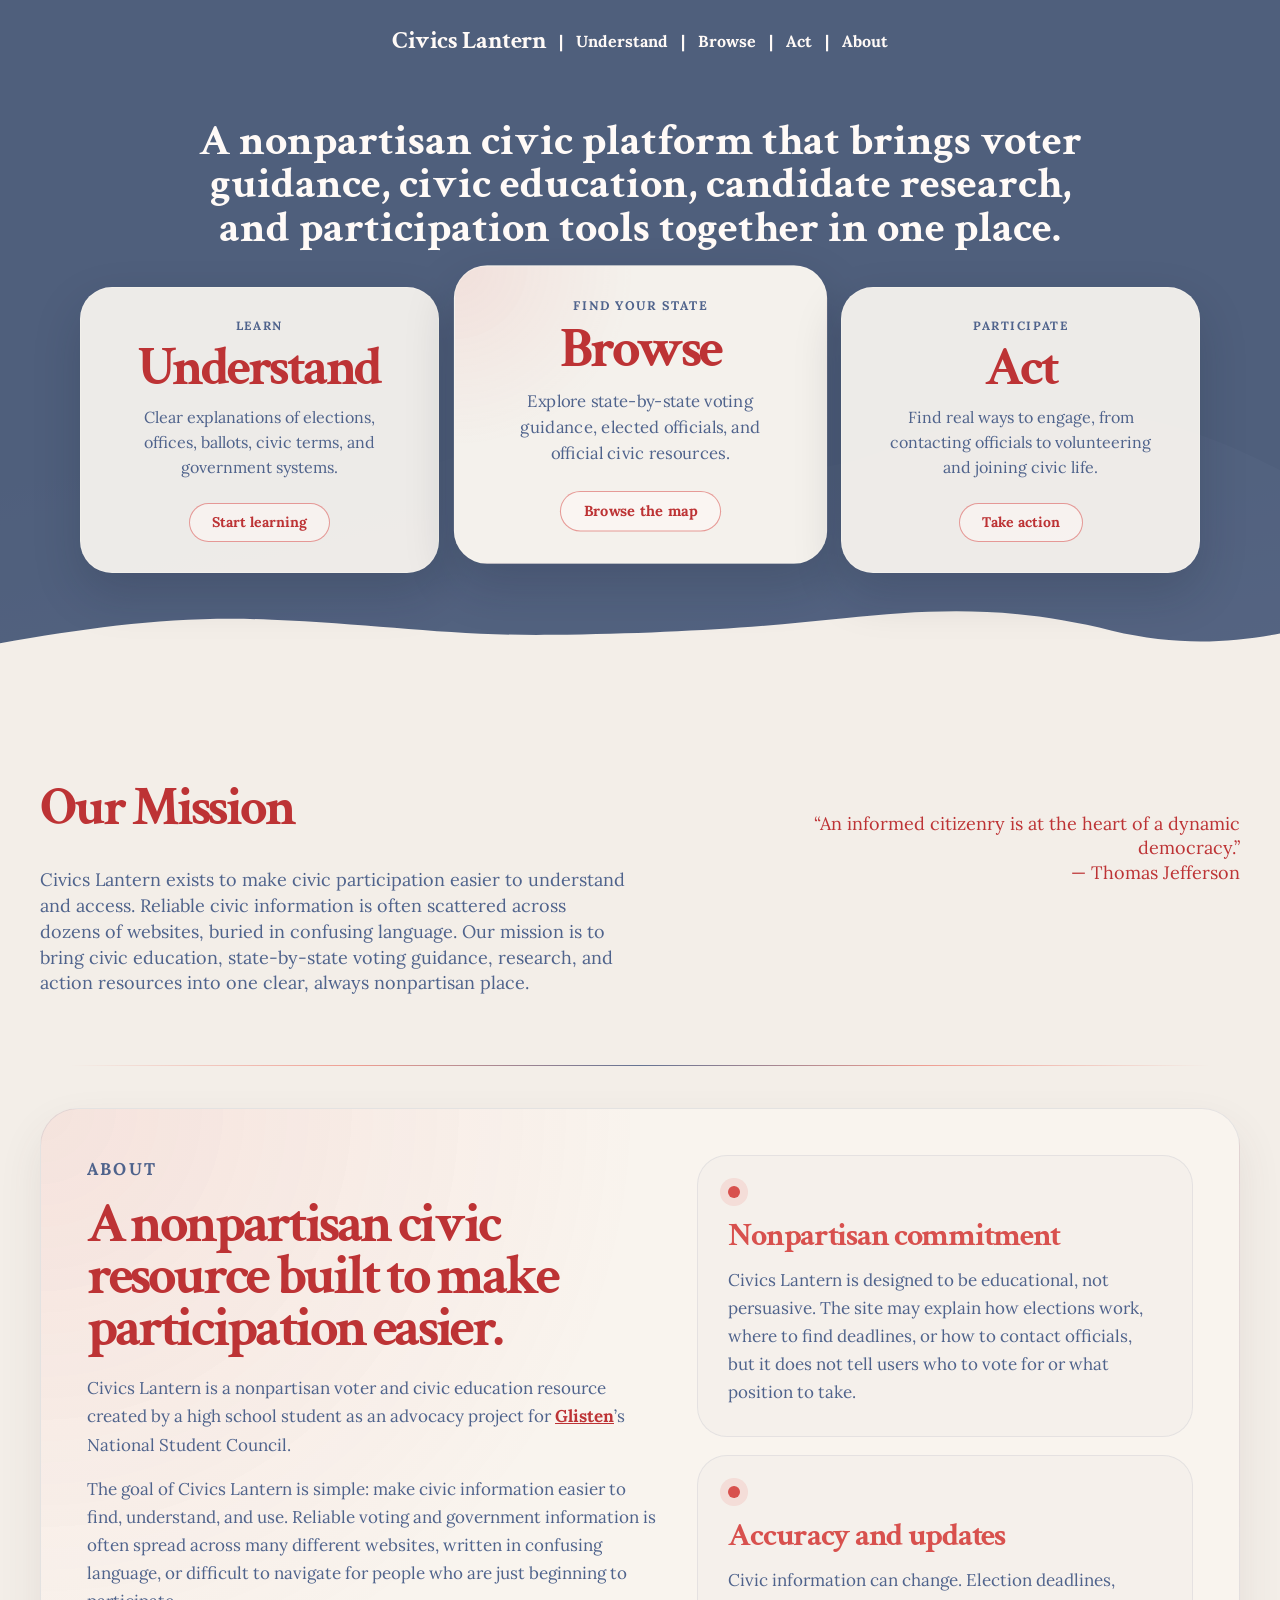
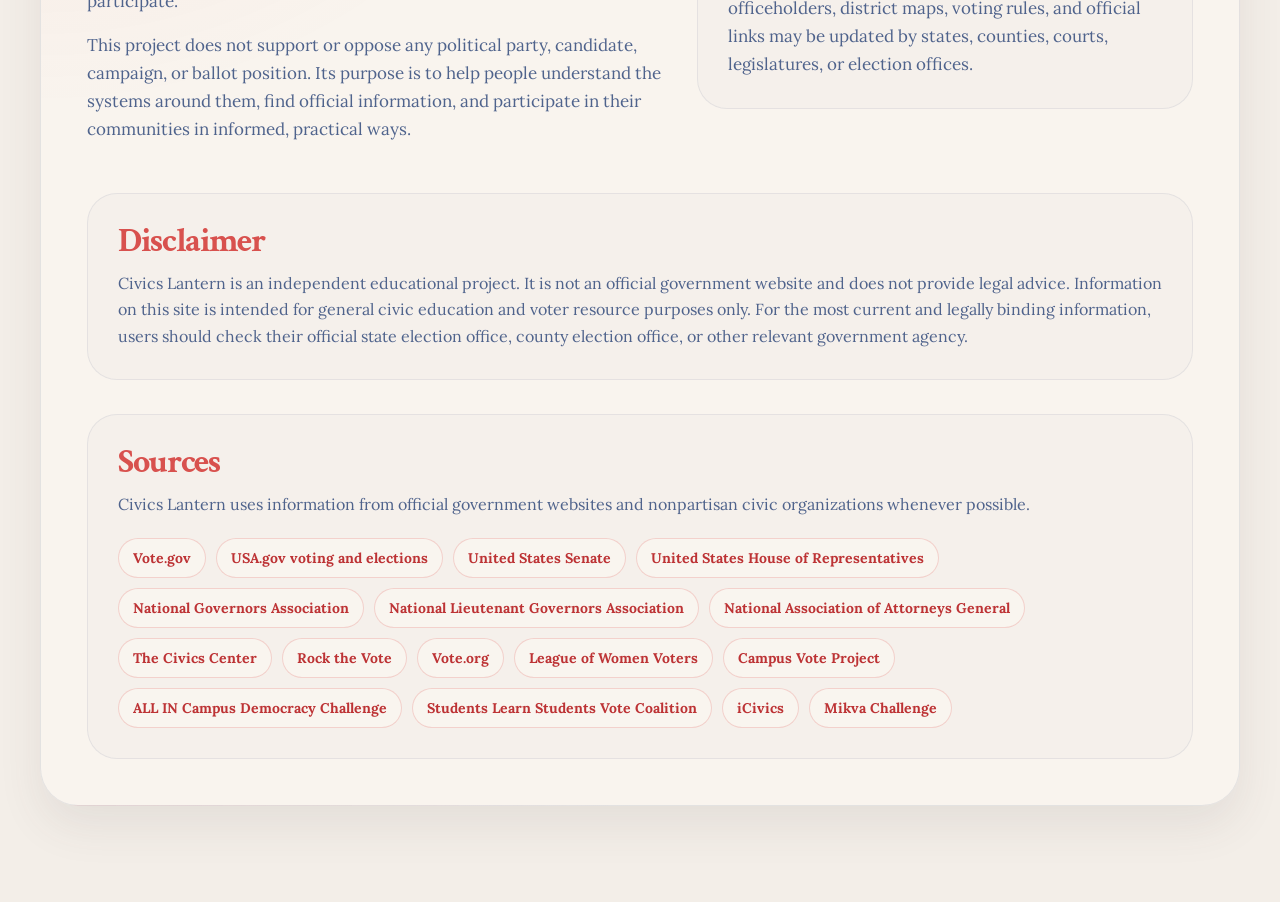
<file: index.html>
<!DOCTYPE html>
<html lang="en">
<head>
  <meta charset="UTF-8" />
  <meta name="viewport" content="width=device-width, initial-scale=1.0" />
  <title>Civics Lantern</title>
  <link rel="stylesheet" href="style.css?v=30" />
</head>
<body>
  <div id="scroll-progress"></div>

  <header class="hero home-hero landing-centered-nav">
    <nav class="landing-nav" aria-label="Main navigation">
      <a class="landing-brand" href="index.html">Civics Lantern</a>
      <span aria-hidden="true">|</span>
      <a href="understand.html">Understand</a>
      <span aria-hidden="true">|</span>
      <a href="browse.html">Browse</a>
      <span aria-hidden="true">|</span>
      <a href="act.html">Act</a>
      <span aria-hidden="true">|</span>
      <a href="index.html#about">About</a>
    </nav>

<section class="hero-text fade-in">
      <h1>
        A nonpartisan civic platform that brings voter guidance, civic education,
        candidate research, and participation tools together in one place.
      </h1>
    </section>

    <section class="hero-pathways fade-up" aria-label="Main sections">
      <article class="hero-pathway-card">
        <span class="pathway-label">Learn</span>
        <h2>Understand</h2>
        <p>
          Clear explanations of elections, offices, ballots, civic terms, and government systems.
        </p>
        <a class="soft-button" href="understand.html">Start learning</a>
      </article>

      <article class="hero-pathway-card featured">
        <span class="pathway-label">Find your state</span>
        <h2>Browse</h2>
        <p>
          Explore state-by-state voting guidance, elected officials, and official civic resources.
        </p>
        <a class="soft-button" href="browse.html">Browse the map</a>
      </article>

      <article class="hero-pathway-card">
        <span class="pathway-label">Participate</span>
        <h2>Act</h2>
        <p>
          Find real ways to engage, from contacting officials to volunteering and joining civic life.
        </p>
        <a class="soft-button" href="act.html">Take action</a>
      </article>
    </section>
  </header>

  <main>
    <section class="mission section fade-up">
      <div class="mission-copy">
        <h2>Our Mission</h2>
        <p>
          Civics Lantern exists to make civic participation easier to understand and
          access. Reliable civic information is often scattered across dozens of
          websites, buried in confusing language. Our mission is to bring civic
          education, state-by-state voting guidance, research, and action resources
          into one clear, always nonpartisan place.
        </p>
      </div>

      <blockquote>
        “An informed citizenry is at the heart of a dynamic democracy.”
        <span>— Thomas Jefferson</span>
      </blockquote>
    </section>

    <div class="divider"></div>
<section class="about-preview about-full section reveal" id="about">
      <div class="about-copy">
        <p class="section-kicker">About</p>
        <h2>A nonpartisan civic resource built to make participation easier.</h2>
        <p>
          Civics Lantern is a nonpartisan voter and civic education resource created by a high school
          student as an advocacy project for <a href="https://glisten.org/" target="_blank" rel="noopener noreferrer">Glisten</a>’s
          National Student Council.
        </p>
        <p>
          The goal of Civics Lantern is simple: make civic information easier to find, understand,
          and use. Reliable voting and government information is often spread across many different
          websites, written in confusing language, or difficult to navigate for people who are just
          beginning to participate.
        </p>
        <p>
          This project does not support or oppose any political party, candidate, campaign, or ballot
          position. Its purpose is to help people understand the systems around them, find official
          information, and participate in their communities in informed, practical ways.
        </p>
      </div>

      <div class="about-side-stack">
        <article class="about-note">
          <div class="dot"></div>
          <h3>Nonpartisan commitment</h3>
          <p>
            Civics Lantern is designed to be educational, not persuasive. The site may explain how
            elections work, where to find deadlines, or how to contact officials, but it does not tell
            users who to vote for or what position to take.
          </p>
        </article>

        <article class="about-note">
          <div class="dot"></div>
          <h3>Accuracy and updates</h3>
          <p>
            Civic information can change. Election deadlines, officeholders, district maps, voting
            rules, and official links may be updated by states, counties, courts, legislatures, or
            election offices.
          </p>
        </article>
      </div>

      <div class="about-disclaimer">
        <h3>Disclaimer</h3>
        <p>
          Civics Lantern is an independent educational project. It is not an official government
          website and does not provide legal advice. Information on this site is intended for general
          civic education and voter resource purposes only. For the most current and legally binding
          information, users should check their official state election office, county election office,
          or other relevant government agency.
        </p>
      </div>

      <div class="about-sources">
        <h3>Sources</h3>
        <p>
          Civics Lantern uses information from official government websites and nonpartisan civic
          organizations whenever possible.
        </p>

        <div class="source-link-grid">
          <a href="https://vote.gov/" target="_blank" rel="noopener noreferrer">Vote.gov</a>
          <a href="https://www.usa.gov/voting-and-elections" target="_blank" rel="noopener noreferrer">USA.gov voting and elections</a>
          <a href="https://www.senate.gov/senators/" target="_blank" rel="noopener noreferrer">United States Senate</a>
          <a href="https://www.house.gov/representatives" target="_blank" rel="noopener noreferrer">United States House of Representatives</a>
          <a href="https://www.nga.org/governors/" target="_blank" rel="noopener noreferrer">National Governors Association</a>
          <a href="https://nlga.us/" target="_blank" rel="noopener noreferrer">National Lieutenant Governors Association</a>
          <a href="https://www.naag.org/attorneys-general/" target="_blank" rel="noopener noreferrer">National Association of Attorneys General</a>
          <a href="https://www.thecivicscenter.org/" target="_blank" rel="noopener noreferrer">The Civics Center</a>
          <a href="https://www.rockthevote.org/" target="_blank" rel="noopener noreferrer">Rock the Vote</a>
          <a href="https://www.vote.org/" target="_blank" rel="noopener noreferrer">Vote.org</a>
          <a href="https://www.lwv.org/" target="_blank" rel="noopener noreferrer">League of Women Voters</a>
          <a href="https://campusvoteproject.org/" target="_blank" rel="noopener noreferrer">Campus Vote Project</a>
          <a href="https://allinchallenge.org/" target="_blank" rel="noopener noreferrer">ALL IN Campus Democracy Challenge</a>
          <a href="https://slsvcoalition.org/" target="_blank" rel="noopener noreferrer">Students Learn Students Vote Coalition</a>
          <a href="https://ed.icivics.org/" target="_blank" rel="noopener noreferrer">iCivics</a>
          <a href="https://mikvachallenge.org/" target="_blank" rel="noopener noreferrer">Mikva Challenge</a>
        </div>
      </div>
    </section>
  </main>

  <script src="script.js?v=30"></script>
</body>
</html>
</file>
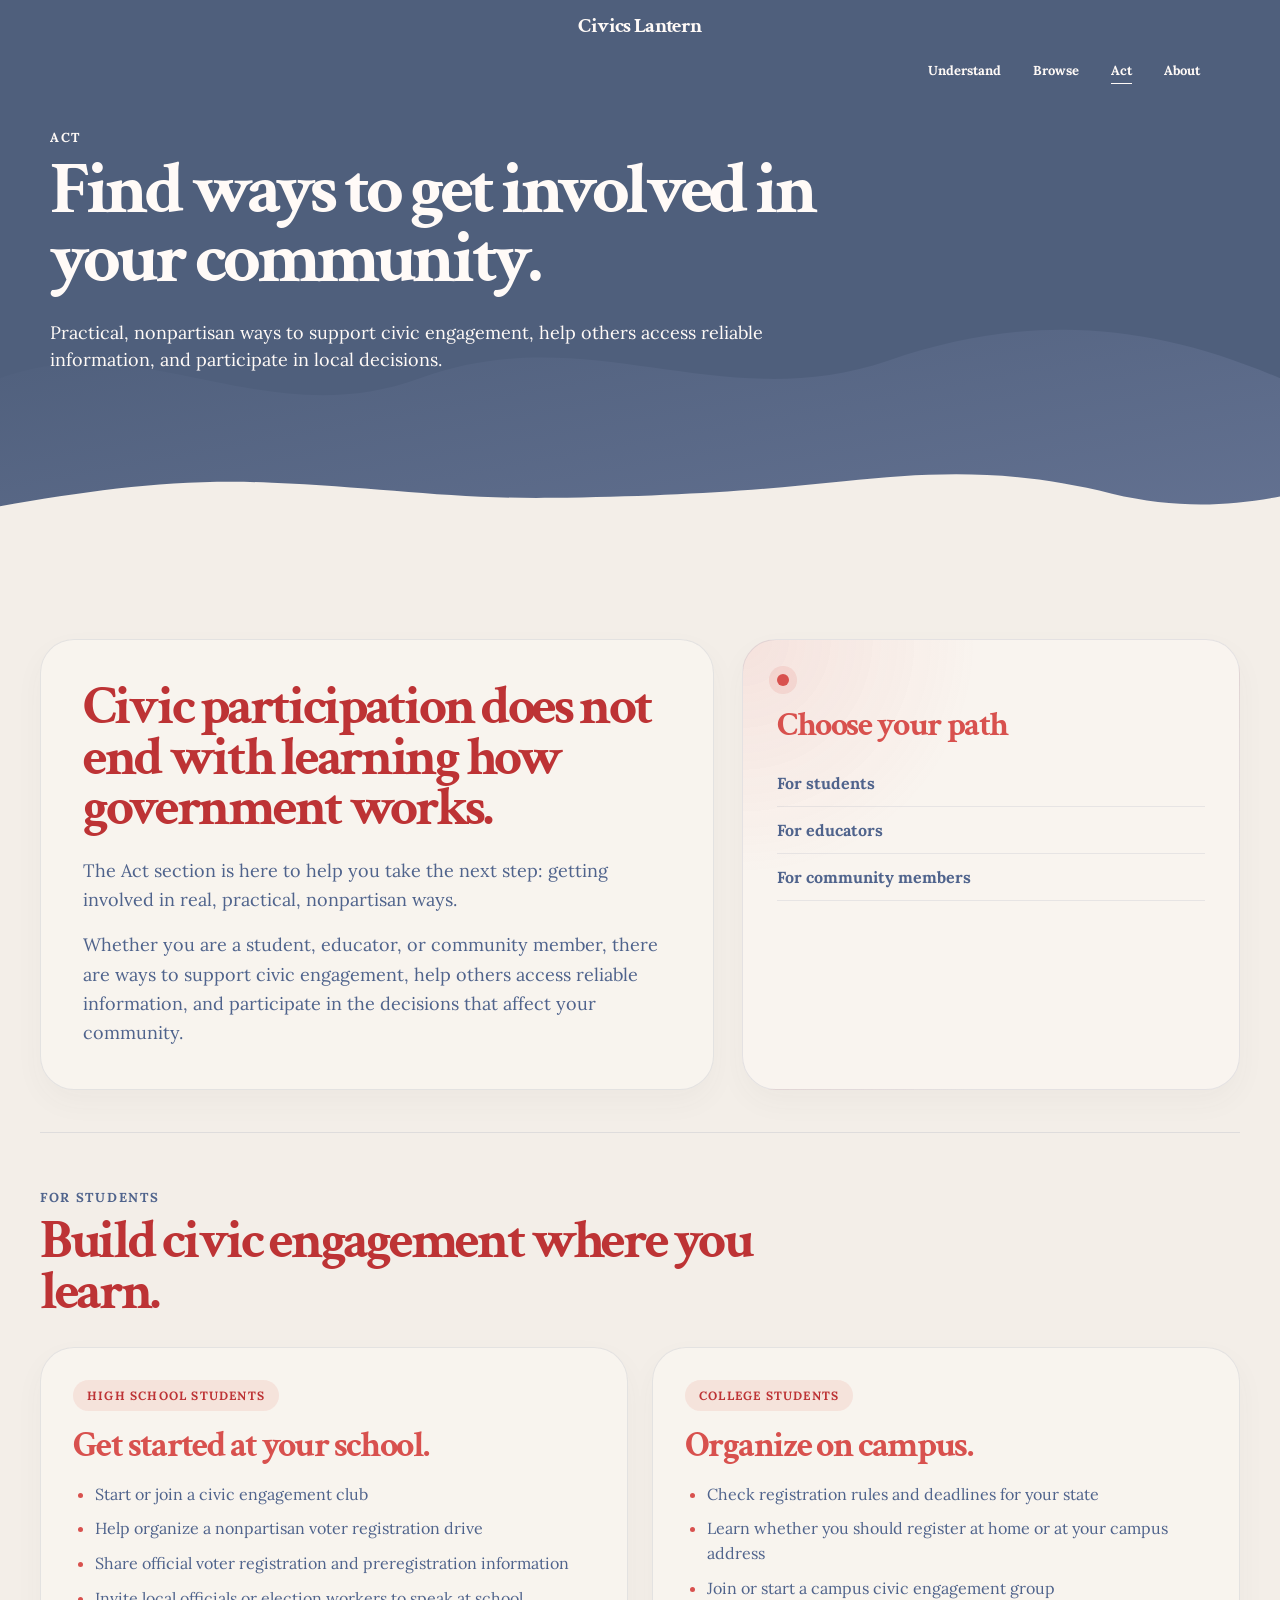
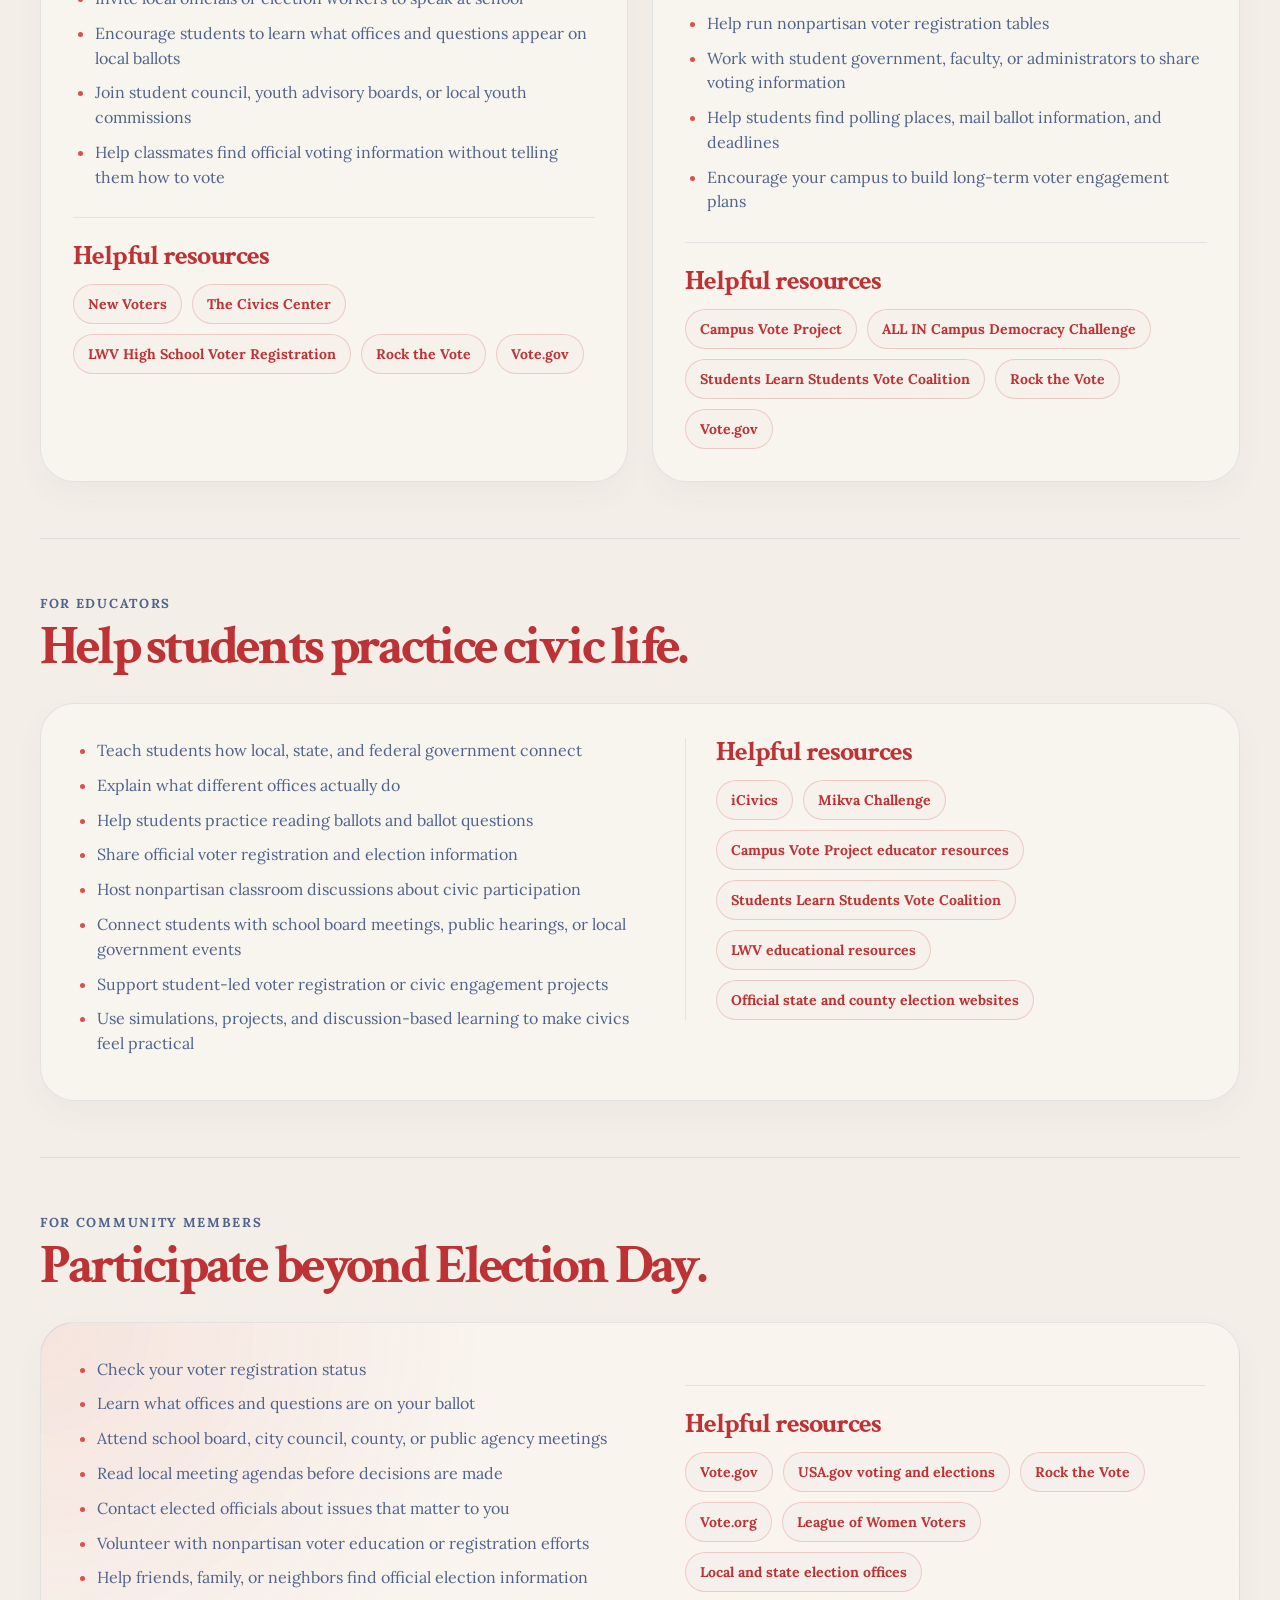
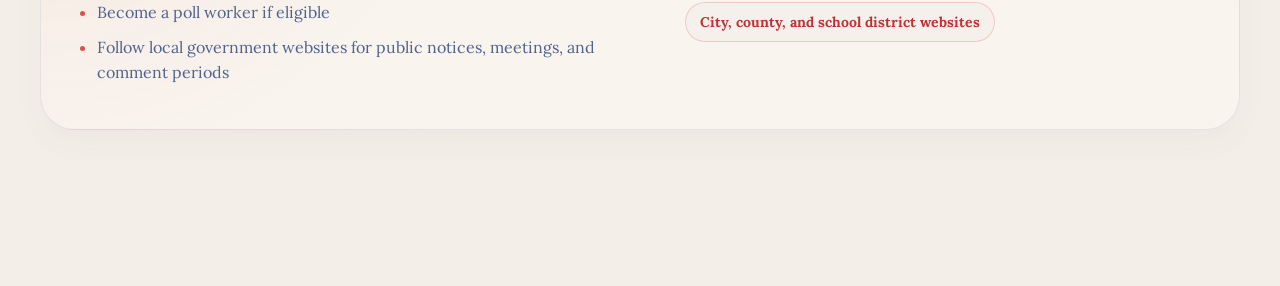
<file: act.html>
<!DOCTYPE html>
<html lang="en">
<head>
  <meta charset="UTF-8" />
  <meta name="viewport" content="width=device-width, initial-scale=1.0" />
  <title>Act | Civics Lantern</title>
  <link rel="stylesheet" href="style.css?v=30" />
</head>
<body>
  <div id="scroll-progress"></div>

  <header class="hero deep-page-hero act-hero">
    <nav class="nav">
      <a class="logo" href="index.html">Civics Lantern</a>
      <button class="menu-button" aria-label="Open navigation">☰</button>
      <div class="nav-links">
        <a href="understand.html">Understand</a>
        <a href="browse.html">Browse</a>
        <a class="active" href="act.html">Act</a>
        <a href="index.html#about">About</a>
      </div>
    </nav>

    <section class="page-title left slide-left">
      <p class="eyebrow">Act</p>
      <h1>Find ways to get involved in your community.</h1>
      <p>
        Practical, nonpartisan ways to support civic engagement, help others access reliable information,
        and participate in local decisions.
      </p>
    </section>
  </header>

  <main>
    <section class="act-intro section reveal">
      <div class="act-intro-copy">
        <h2>Civic participation does not end with learning how government works.</h2>
        <p>
          The Act section is here to help you take the next step: getting involved in real, practical,
          nonpartisan ways.
        </p>
        <p>
          Whether you are a student, educator, or community member, there are ways to support civic
          engagement, help others access reliable information, and participate in the decisions that affect
          your community.
        </p>
      </div>

      <div class="act-jump-card">
        <div class="dot"></div>
        <h3>Choose your path</h3>
        <a href="#students">For students</a>
        <a href="#educators">For educators</a>
        <a href="#community">For community members</a>
      </div>
    </section>

    <section class="act-section section reveal" id="students">
      <div class="act-section-heading">
        <p class="section-kicker">For students</p>
        <h2>Build civic engagement where you learn.</h2>
      </div>

      <div class="student-grid">
        <article class="action-card reveal">
          <span class="action-label">High school students</span>
          <h3>Get started at your school.</h3>
          <ul>
            <li>Start or join a civic engagement club</li>
            <li>Help organize a nonpartisan voter registration drive</li>
            <li>Share official voter registration and preregistration information</li>
            <li>Invite local officials or election workers to speak at school</li>
            <li>Encourage students to learn what offices and questions appear on local ballots</li>
            <li>Join student council, youth advisory boards, or local youth commissions</li>
            <li>Help classmates find official voting information without telling them how to vote</li>
          </ul>

          <div class="resource-group">
            <h4>Helpful resources</h4>
            <div class="resource-chip-grid">
              <a href="https://www.new-voters.org/high-schoolers" target="_blank" rel="noopener noreferrer">New Voters</a>
              <a href="https://www.thecivicscenter.org/" target="_blank" rel="noopener noreferrer">The Civics Center</a>
              <a href="https://www.lwv.org/educating-voters/high-school-voter-registration" target="_blank" rel="noopener noreferrer">LWV High School Voter Registration</a>
              <a href="https://www.rockthevote.org/" target="_blank" rel="noopener noreferrer">Rock the Vote</a>
              <a href="https://vote.gov/" target="_blank" rel="noopener noreferrer">Vote.gov</a>
            </div>
          </div>
        </article>

        <article class="action-card reveal">
          <span class="action-label">College students</span>
          <h3>Organize on campus.</h3>
          <ul>
            <li>Check registration rules and deadlines for your state</li>
            <li>Learn whether you should register at home or at your campus address</li>
            <li>Join or start a campus civic engagement group</li>
            <li>Help run nonpartisan voter registration tables</li>
            <li>Work with student government, faculty, or administrators to share voting information</li>
            <li>Help students find polling places, mail ballot information, and deadlines</li>
            <li>Encourage your campus to build long-term voter engagement plans</li>
          </ul>

          <div class="resource-group">
            <h4>Helpful resources</h4>
            <div class="resource-chip-grid">
              <a href="https://campusvoteproject.org/" target="_blank" rel="noopener noreferrer">Campus Vote Project</a>
              <a href="https://allinchallenge.org/" target="_blank" rel="noopener noreferrer">ALL IN Campus Democracy Challenge</a>
              <a href="https://slsvcoalition.org/" target="_blank" rel="noopener noreferrer">Students Learn Students Vote Coalition</a>
              <a href="https://www.rockthevote.org/" target="_blank" rel="noopener noreferrer">Rock the Vote</a>
              <a href="https://vote.gov/" target="_blank" rel="noopener noreferrer">Vote.gov</a>
            </div>
          </div>
        </article>
      </div>
    </section>

    <section class="act-section section reveal" id="educators">
      <div class="act-section-heading">
        <p class="section-kicker">For educators</p>
        <h2>Help students practice civic life.</h2>
      </div>

      <div class="wide-action-card reveal">
        <div class="action-list-panel">
          <ul>
            <li>Teach students how local, state, and federal government connect</li>
            <li>Explain what different offices actually do</li>
            <li>Help students practice reading ballots and ballot questions</li>
            <li>Share official voter registration and election information</li>
            <li>Host nonpartisan classroom discussions about civic participation</li>
            <li>Connect students with school board meetings, public hearings, or local government events</li>
            <li>Support student-led voter registration or civic engagement projects</li>
            <li>Use simulations, projects, and discussion-based learning to make civics feel practical</li>
          </ul>
        </div>

        <div class="resource-group educator-resources">
          <h4>Helpful resources</h4>
          <div class="resource-chip-grid">
            <a href="https://ed.icivics.org/" target="_blank" rel="noopener noreferrer">iCivics</a>
            <a href="https://mikvachallenge.org/our-work/programs/" target="_blank" rel="noopener noreferrer">Mikva Challenge</a>
            <a href="https://fairelectionscenter.org/campus-voting-resources/" target="_blank" rel="noopener noreferrer">Campus Vote Project educator resources</a>
            <a href="https://slsvcoalition.org/" target="_blank" rel="noopener noreferrer">Students Learn Students Vote Coalition</a>
            <a href="https://www.lwv.org/educating-voters" target="_blank" rel="noopener noreferrer">LWV educational resources</a>
            <a href="browse.html">Official state and county election websites</a>
          </div>
        </div>
      </div>
    </section>

    <section class="act-section section reveal" id="community">
      <div class="act-section-heading">
        <p class="section-kicker">For community members</p>
        <h2>Participate beyond Election Day.</h2>
      </div>

      <div class="community-card reveal">
        <div>
          <ul>
            <li>Check your voter registration status</li>
            <li>Learn what offices and questions are on your ballot</li>
            <li>Attend school board, city council, county, or public agency meetings</li>
            <li>Read local meeting agendas before decisions are made</li>
            <li>Contact elected officials about issues that matter to you</li>
            <li>Volunteer with nonpartisan voter education or registration efforts</li>
            <li>Help friends, family, or neighbors find official election information</li>
            <li>Become a poll worker if eligible</li>
            <li>Follow local government websites for public notices, meetings, and comment periods</li>
          </ul>
        </div>

        <div class="resource-group">
          <h4>Helpful resources</h4>
          <div class="resource-chip-grid">
            <a href="https://vote.gov/" target="_blank" rel="noopener noreferrer">Vote.gov</a>
            <a href="https://www.usa.gov/voting-and-elections" target="_blank" rel="noopener noreferrer">USA.gov voting and elections</a>
            <a href="https://www.rockthevote.org/" target="_blank" rel="noopener noreferrer">Rock the Vote</a>
            <a href="https://www.vote.org/" target="_blank" rel="noopener noreferrer">Vote.org</a>
            <a href="https://www.lwv.org/" target="_blank" rel="noopener noreferrer">League of Women Voters</a>
            <a href="browse.html">Local and state election offices</a>
            <a href="browse.html">City, county, and school district websites</a>
          </div>
        </div>
      </div>
    </section>
  </main>

  <script src="script.js?v=30"></script>
</body>
</html>
</file>
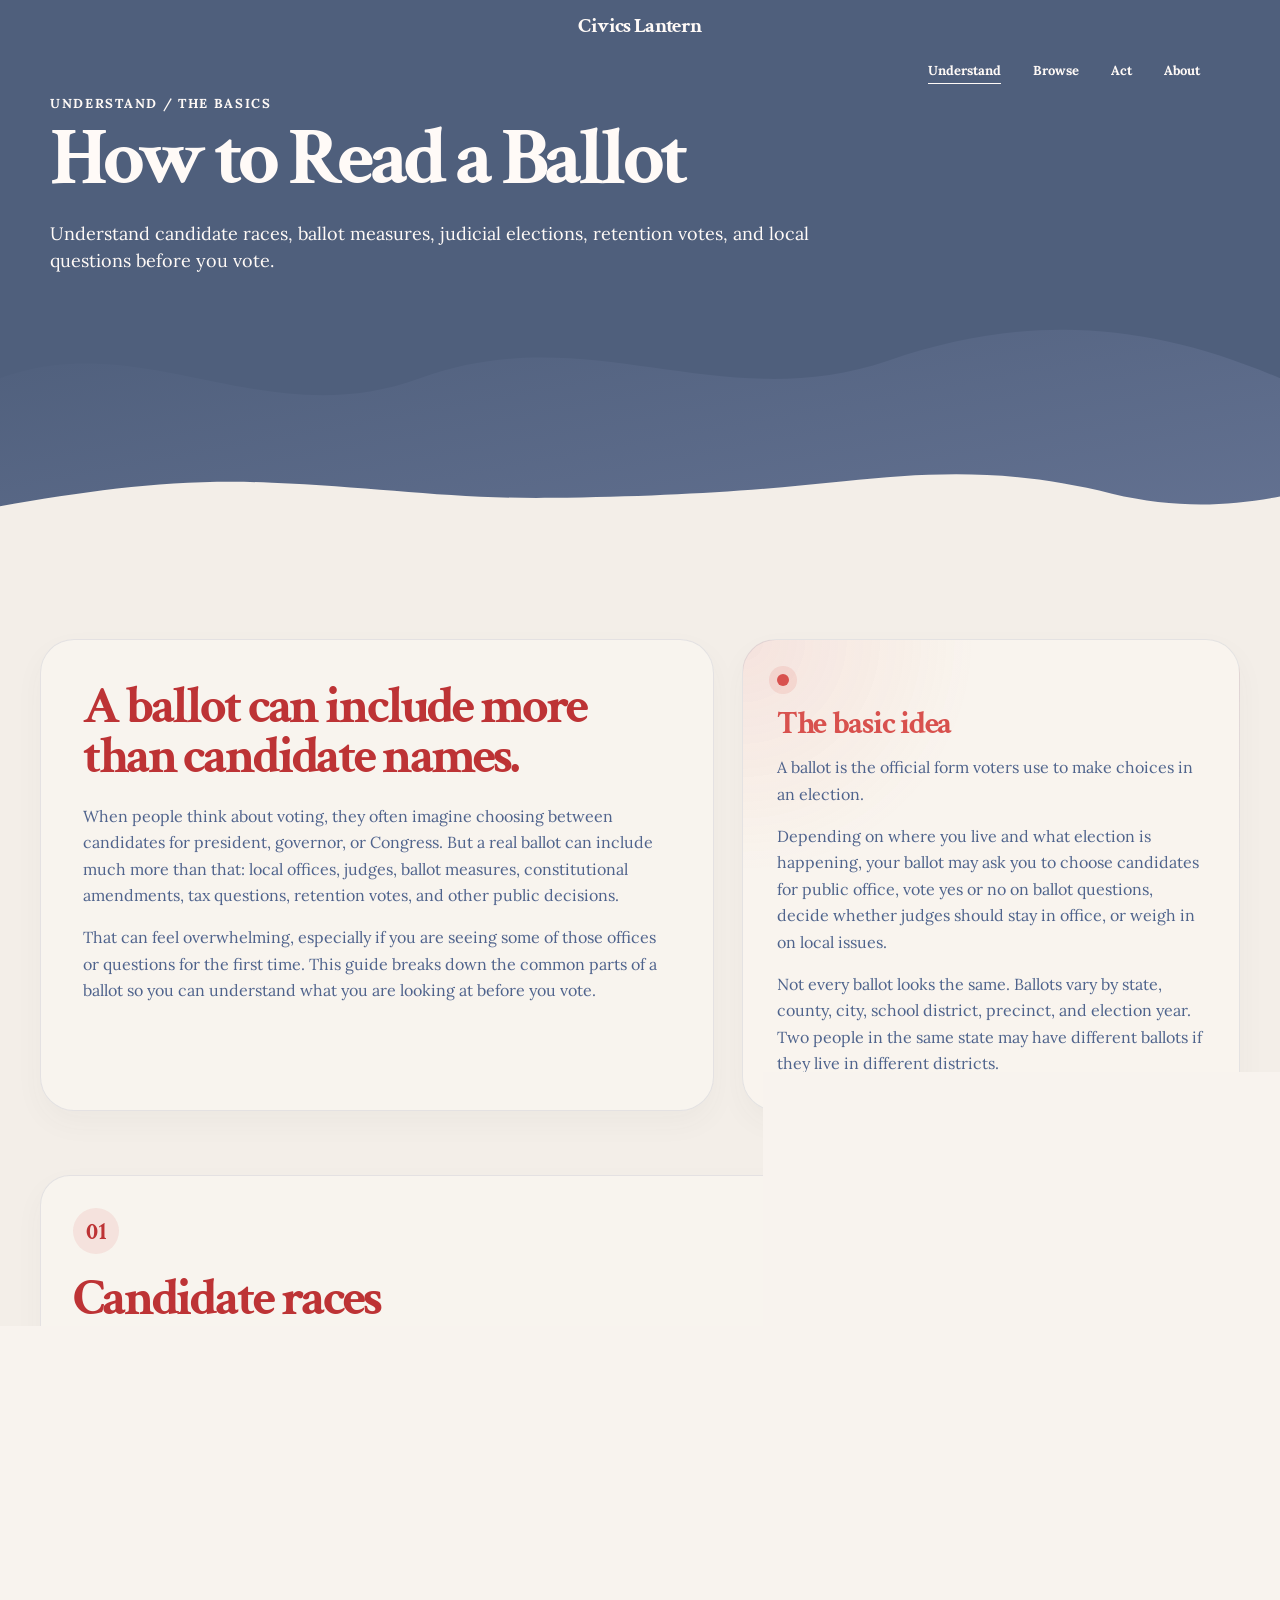
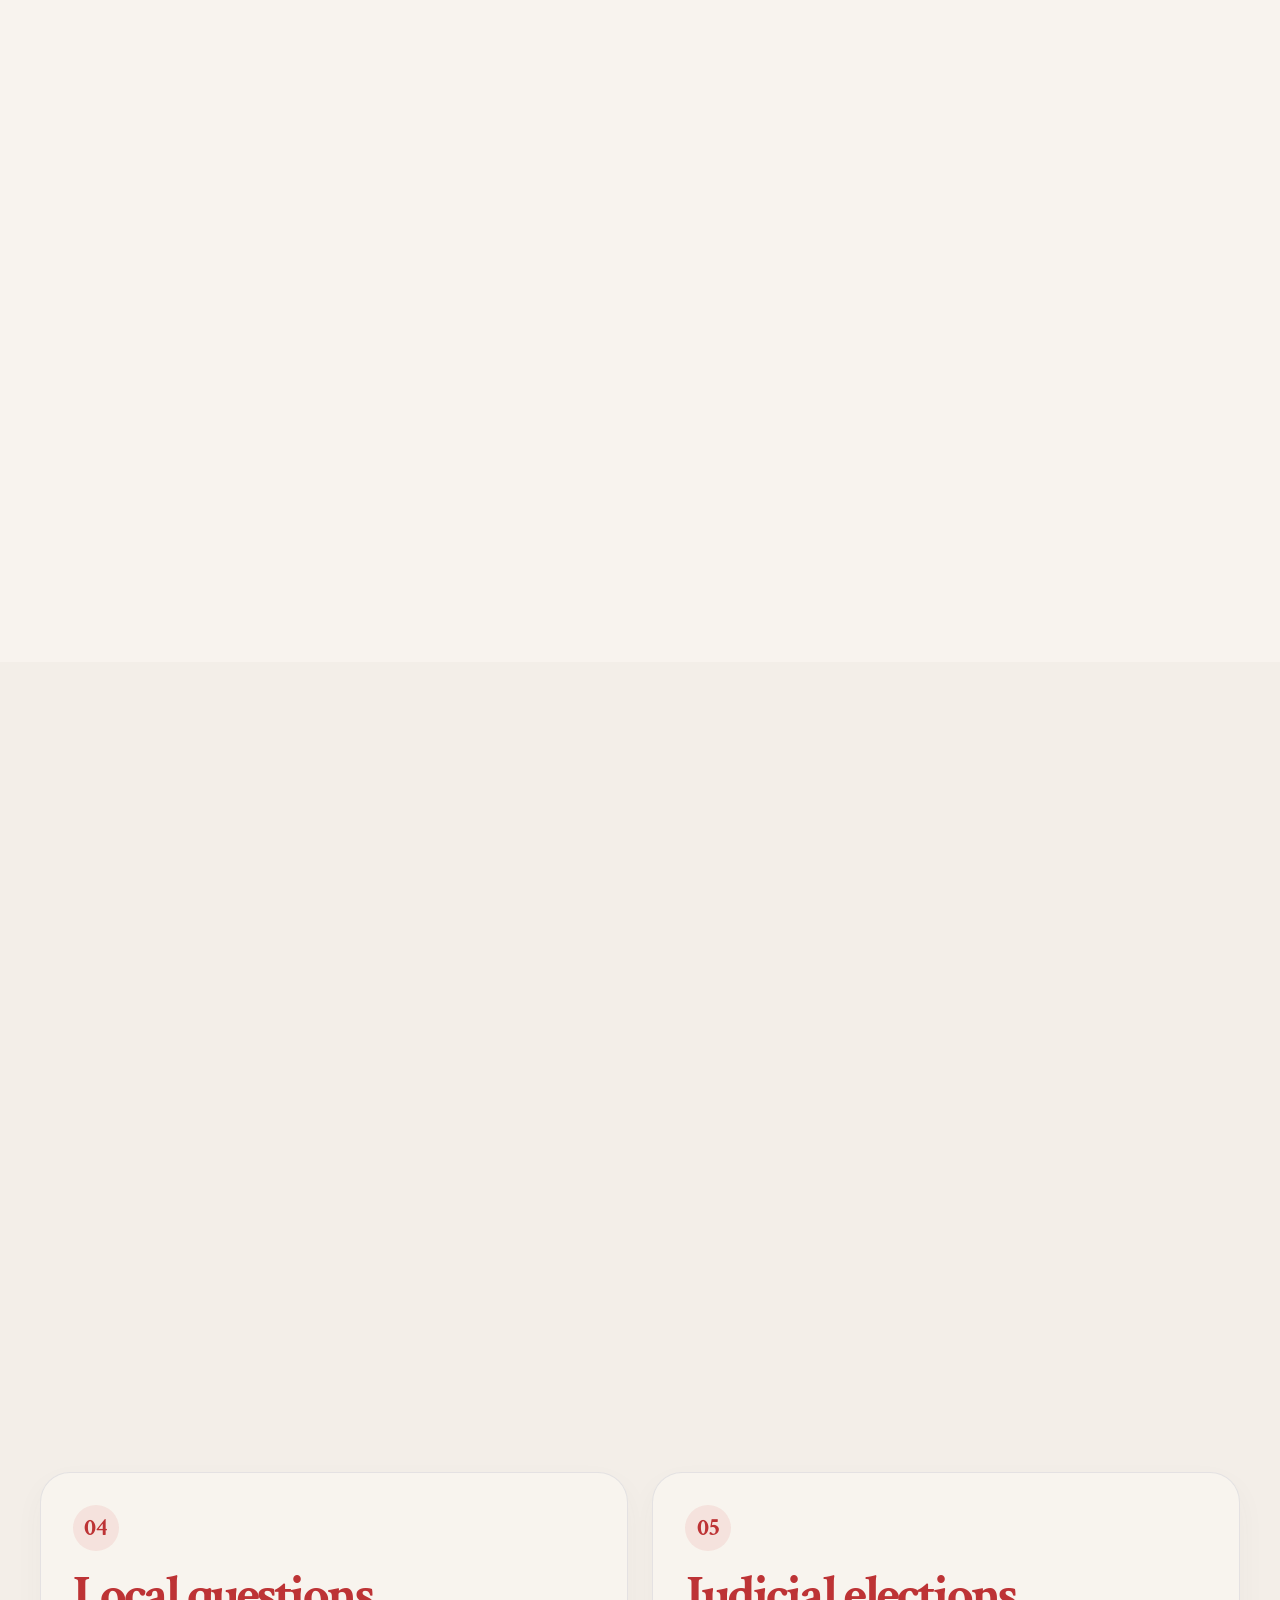
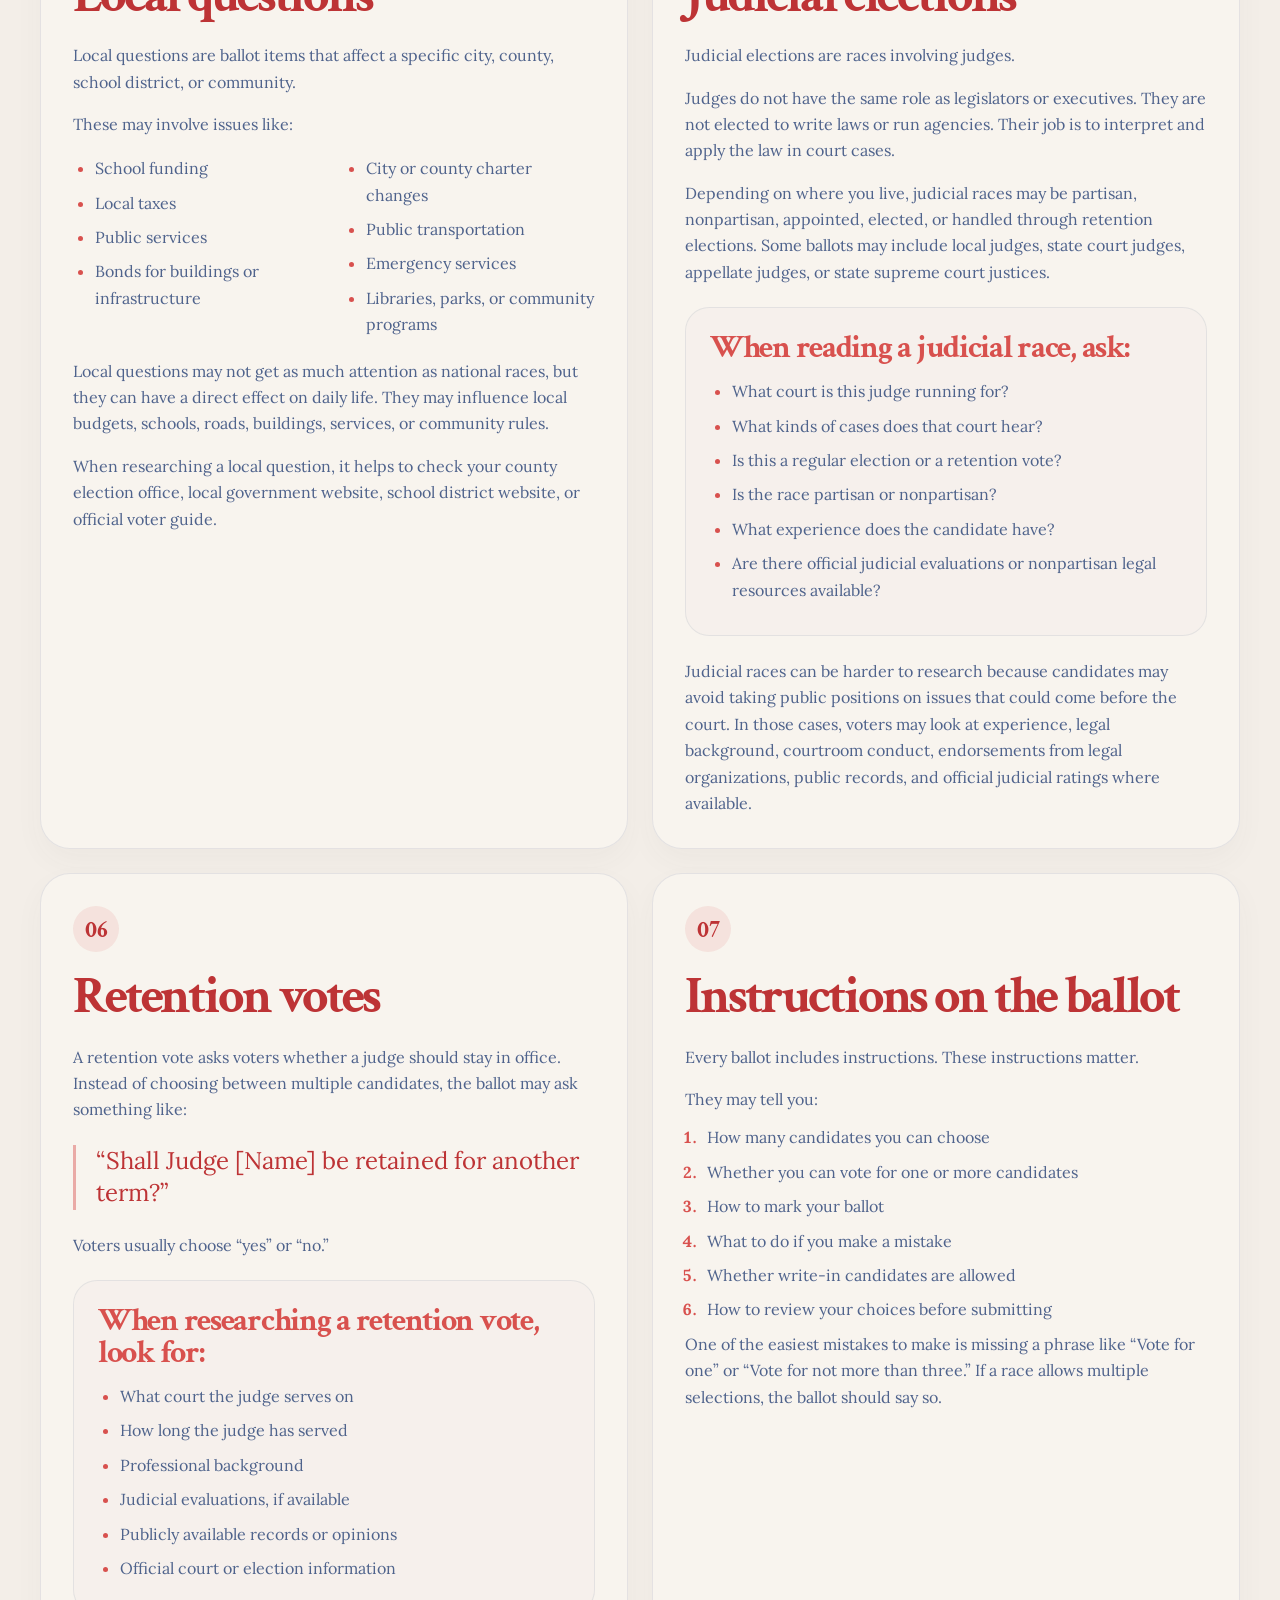
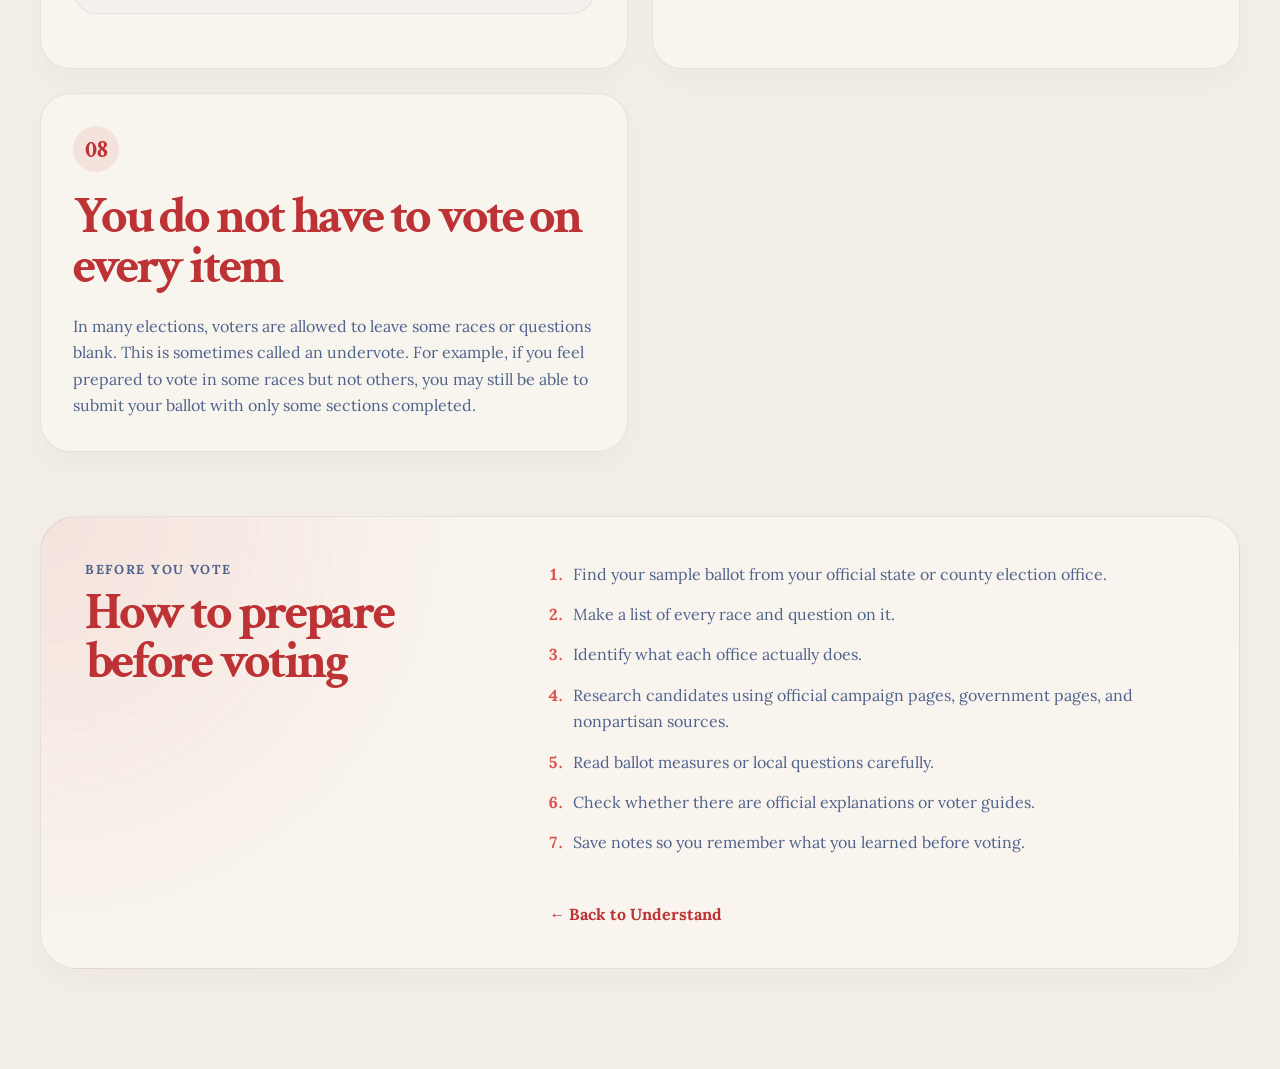
<file: ballot.html>
<!DOCTYPE html>
<html lang="en">
<head>
  <meta charset="UTF-8" />
  <meta name="viewport" content="width=device-width, initial-scale=1.0" />
  <title>How to Read a Ballot | Civics Lantern</title>
  <link rel="stylesheet" href="style.css?v=30" />
</head>
<body>
  <div id="scroll-progress"></div>

  <header class="hero deep-page-hero ballot-hero">
    <nav class="nav">
      <a class="logo" href="index.html">Civics Lantern</a>
      <button class="menu-button" aria-label="Open navigation">☰</button>
      <div class="nav-links">
        <a class="active" href="understand.html">Understand</a>
        <a href="browse.html">Browse</a>
        <a href="act.html">Act</a>
        <a href="index.html#about">About</a>
      </div>
    </nav>

    <section class="page-title left slide-left">
      <p class="eyebrow">Understand / The Basics</p>
      <h1>How to Read a Ballot</h1>
      <p>
        Understand candidate races, ballot measures, judicial elections, retention votes, and local questions before you vote.
      </p>
    </section>
  </header>

  <main>
    <section class="ballot-intro section reveal">
      <div class="ballot-lede">
        <h2>A ballot can include more than candidate names.</h2>
        <p>
          When people think about voting, they often imagine choosing between candidates for president,
          governor, or Congress. But a real ballot can include much more than that: local offices, judges,
          ballot measures, constitutional amendments, tax questions, retention votes, and other public decisions.
        </p>
        <p>
          That can feel overwhelming, especially if you are seeing some of those offices or questions for the
          first time. This guide breaks down the common parts of a ballot so you can understand what you are
          looking at before you vote.
        </p>
      </div>

      <div class="ballot-mini-card">
        <div class="dot"></div>
        <h3>The basic idea</h3>
        <p>
          A ballot is the official form voters use to make choices in an election.
        </p>
        <p>
          Depending on where you live and what election is happening, your ballot may ask you to choose
          candidates for public office, vote yes or no on ballot questions, decide whether judges should stay
          in office, or weigh in on local issues.
        </p>
        <p>
          Not every ballot looks the same. Ballots vary by state, county, city, school district, precinct, and
          election year. Two people in the same state may have different ballots if they live in different districts.
        </p>
      </div>
    </section>

    <section class="ballot-sections section">
      <article class="ballot-section-card wide reveal">
        <span class="ballot-label">01</span>
        <h2>Candidate races</h2>
        <p>
          Candidate races are the parts of the ballot where voters choose a person for a public office.
        </p>
        <p>These races may include offices like:</p>
        <ul class="compact-list">
          <li>President</li>
          <li>U.S. senator</li>
          <li>U.S. representative</li>
          <li>Governor</li>
          <li>State senator</li>
          <li>State representative</li>
          <li>Mayor</li>
          <li>City council member</li>
          <li>County commissioner</li>
          <li>School board member</li>
          <li>Judge</li>
          <li>Sheriff</li>
          <li>District attorney</li>
        </ul>
        <p>
          When reading a candidate race, start by identifying the office. Before comparing candidates, it helps
          to understand what the job actually does. A candidate running for school board, for example, is running
          for a very different role than a candidate running for U.S. Senate.
        </p>

        <div class="question-strip">
          <h3>Helpful questions to ask</h3>
          <ul>
            <li>What office is this race for?</li>
            <li>What level of government does this office belong to?</li>
            <li>What responsibilities does this office have?</li>
            <li>How long is the term?</li>
            <li>How many candidates can voters select?</li>
            <li>Is this a partisan or nonpartisan race?</li>
            <li>Where can I find official or reliable information about the candidates?</li>
          </ul>
        </div>

        <p>
          Some races ask voters to choose one candidate. Others may say something like “Vote for not more than
          two,” which means voters may choose up to that number of candidates.
        </p>
      </article>

      <article class="ballot-section-card reveal">
        <span class="ballot-label">02</span>
        <h2>Party labels</h2>
        <p>
          Some ballots list a candidate’s political party next to their name. Other races may be nonpartisan,
          meaning candidates appear without party labels.
        </p>
        <p>
          A party label can give voters some context, but it does not explain everything about a candidate.
          Candidates from the same party can still have different priorities, backgrounds, experience, and
          policy positions.
        </p>
        <p>
          For nonpartisan races, like some school board, judicial, or local races, voters may need to do more
          research because the ballot may not include party information.
        </p>
        <p>
          A useful approach is to look at the office first, then research the candidate’s background, official
          website, public statements, experience, and credible nonpartisan sources.
        </p>
      </article>

      <article class="ballot-section-card reveal">
        <span class="ballot-label">03</span>
        <h2>Ballot measures</h2>
        <p>
          A ballot measure is a question voters decide directly.
        </p>
        <p>
          Instead of choosing between candidates, voters may be asked to vote “yes” or “no” on a proposed law,
          constitutional amendment, bond, tax change, local rule, or public policy question.
        </p>
        <p>
          Ballot measures can be confusing because they are sometimes written in formal legal language. A “yes”
          vote usually supports the proposed change, while a “no” vote usually opposes it, but the wording can
          still be tricky, so it is important to read carefully.
        </p>
        <div class="question-strip">
          <h3>When reading a ballot measure, ask:</h3>
          <ul>
            <li>What would change if this passes?</li>
            <li>What would stay the same if it fails?</li>
            <li>Who would be affected?</li>
            <li>Is this a state issue or a local issue?</li>
            <li>Is it about a law, tax, bond, budget, charter, or constitutional change?</li>
            <li>Where can I find the official explanation or full text?</li>
          </ul>
        </div>
      </article>

      <article class="ballot-section-card reveal">
        <span class="ballot-label">04</span>
        <h2>Local questions</h2>
        <p>
          Local questions are ballot items that affect a specific city, county, school district, or community.
        </p>
        <p>These may involve issues like:</p>
        <ul class="compact-list">
          <li>School funding</li>
          <li>Local taxes</li>
          <li>Public services</li>
          <li>Bonds for buildings or infrastructure</li>
          <li>City or county charter changes</li>
          <li>Public transportation</li>
          <li>Emergency services</li>
          <li>Libraries, parks, or community programs</li>
        </ul>
        <p>
          Local questions may not get as much attention as national races, but they can have a direct effect on
          daily life. They may influence local budgets, schools, roads, buildings, services, or community rules.
        </p>
        <p>
          When researching a local question, it helps to check your county election office, local government
          website, school district website, or official voter guide.
        </p>
      </article>

      <article class="ballot-section-card reveal">
        <span class="ballot-label">05</span>
        <h2>Judicial elections</h2>
        <p>
          Judicial elections are races involving judges.
        </p>
        <p>
          Judges do not have the same role as legislators or executives. They are not elected to write laws or
          run agencies. Their job is to interpret and apply the law in court cases.
        </p>
        <p>
          Depending on where you live, judicial races may be partisan, nonpartisan, appointed, elected, or
          handled through retention elections. Some ballots may include local judges, state court judges,
          appellate judges, or state supreme court justices.
        </p>
        <div class="question-strip">
          <h3>When reading a judicial race, ask:</h3>
          <ul>
            <li>What court is this judge running for?</li>
            <li>What kinds of cases does that court hear?</li>
            <li>Is this a regular election or a retention vote?</li>
            <li>Is the race partisan or nonpartisan?</li>
            <li>What experience does the candidate have?</li>
            <li>Are there official judicial evaluations or nonpartisan legal resources available?</li>
          </ul>
        </div>
        <p>
          Judicial races can be harder to research because candidates may avoid taking public positions on issues
          that could come before the court. In those cases, voters may look at experience, legal background,
          courtroom conduct, endorsements from legal organizations, public records, and official judicial ratings
          where available.
        </p>
      </article>

      <article class="ballot-section-card reveal">
        <span class="ballot-label">06</span>
        <h2>Retention votes</h2>
        <p>
          A retention vote asks voters whether a judge should stay in office. Instead of choosing between multiple
          candidates, the ballot may ask something like:
        </p>
        <blockquote class="ballot-quote">“Shall Judge [Name] be retained for another term?”</blockquote>
        <p>Voters usually choose “yes” or “no.”</p>
        <div class="question-strip">
          <h3>When researching a retention vote, look for:</h3>
          <ul>
            <li>What court the judge serves on</li>
            <li>How long the judge has served</li>
            <li>Professional background</li>
            <li>Judicial evaluations, if available</li>
            <li>Publicly available records or opinions</li>
            <li>Official court or election information</li>
          </ul>
        </div>
      </article>

      <article class="ballot-section-card reveal">
        <span class="ballot-label">07</span>
        <h2>Instructions on the ballot</h2>
        <p>
          Every ballot includes instructions. These instructions matter.
        </p>
        <p>They may tell you:</p>
        <ol>
          <li>How many candidates you can choose</li>
          <li>Whether you can vote for one or more candidates</li>
          <li>How to mark your ballot</li>
          <li>What to do if you make a mistake</li>
          <li>Whether write-in candidates are allowed</li>
          <li>How to review your choices before submitting</li>
        </ol>
        <p>
          One of the easiest mistakes to make is missing a phrase like “Vote for one” or “Vote for not more than
          three.” If a race allows multiple selections, the ballot should say so.
        </p>
      </article>

      <article class="ballot-section-card reveal">
        <span class="ballot-label">08</span>
        <h2>You do not have to vote on every item</h2>
        <p>
          In many elections, voters are allowed to leave some races or questions blank. This is sometimes called
          an undervote. For example, if you feel prepared to vote in some races but not others, you may still be
          able to submit your ballot with only some sections completed.
        </p>
      </article>
    </section>

    <section class="ballot-prep section reveal">
      <div class="prep-heading">
        <p class="section-kicker">Before you vote</p>
        <h2>How to prepare before voting</h2>
      </div>

      <ol class="prep-steps">
        <li>Find your sample ballot from your official state or county election office.</li>
        <li>Make a list of every race and question on it.</li>
        <li>Identify what each office actually does.</li>
        <li>Research candidates using official campaign pages, government pages, and nonpartisan sources.</li>
        <li>Read ballot measures or local questions carefully.</li>
        <li>Check whether there are official explanations or voter guides.</li>
        <li>Save notes so you remember what you learned before voting.</li>
      </ol>

      <a class="back-link" href="understand.html">← Back to Understand</a>
    </section>
  </main>

  <script src="script.js?v=30"></script>
</body>
</html>
</file>
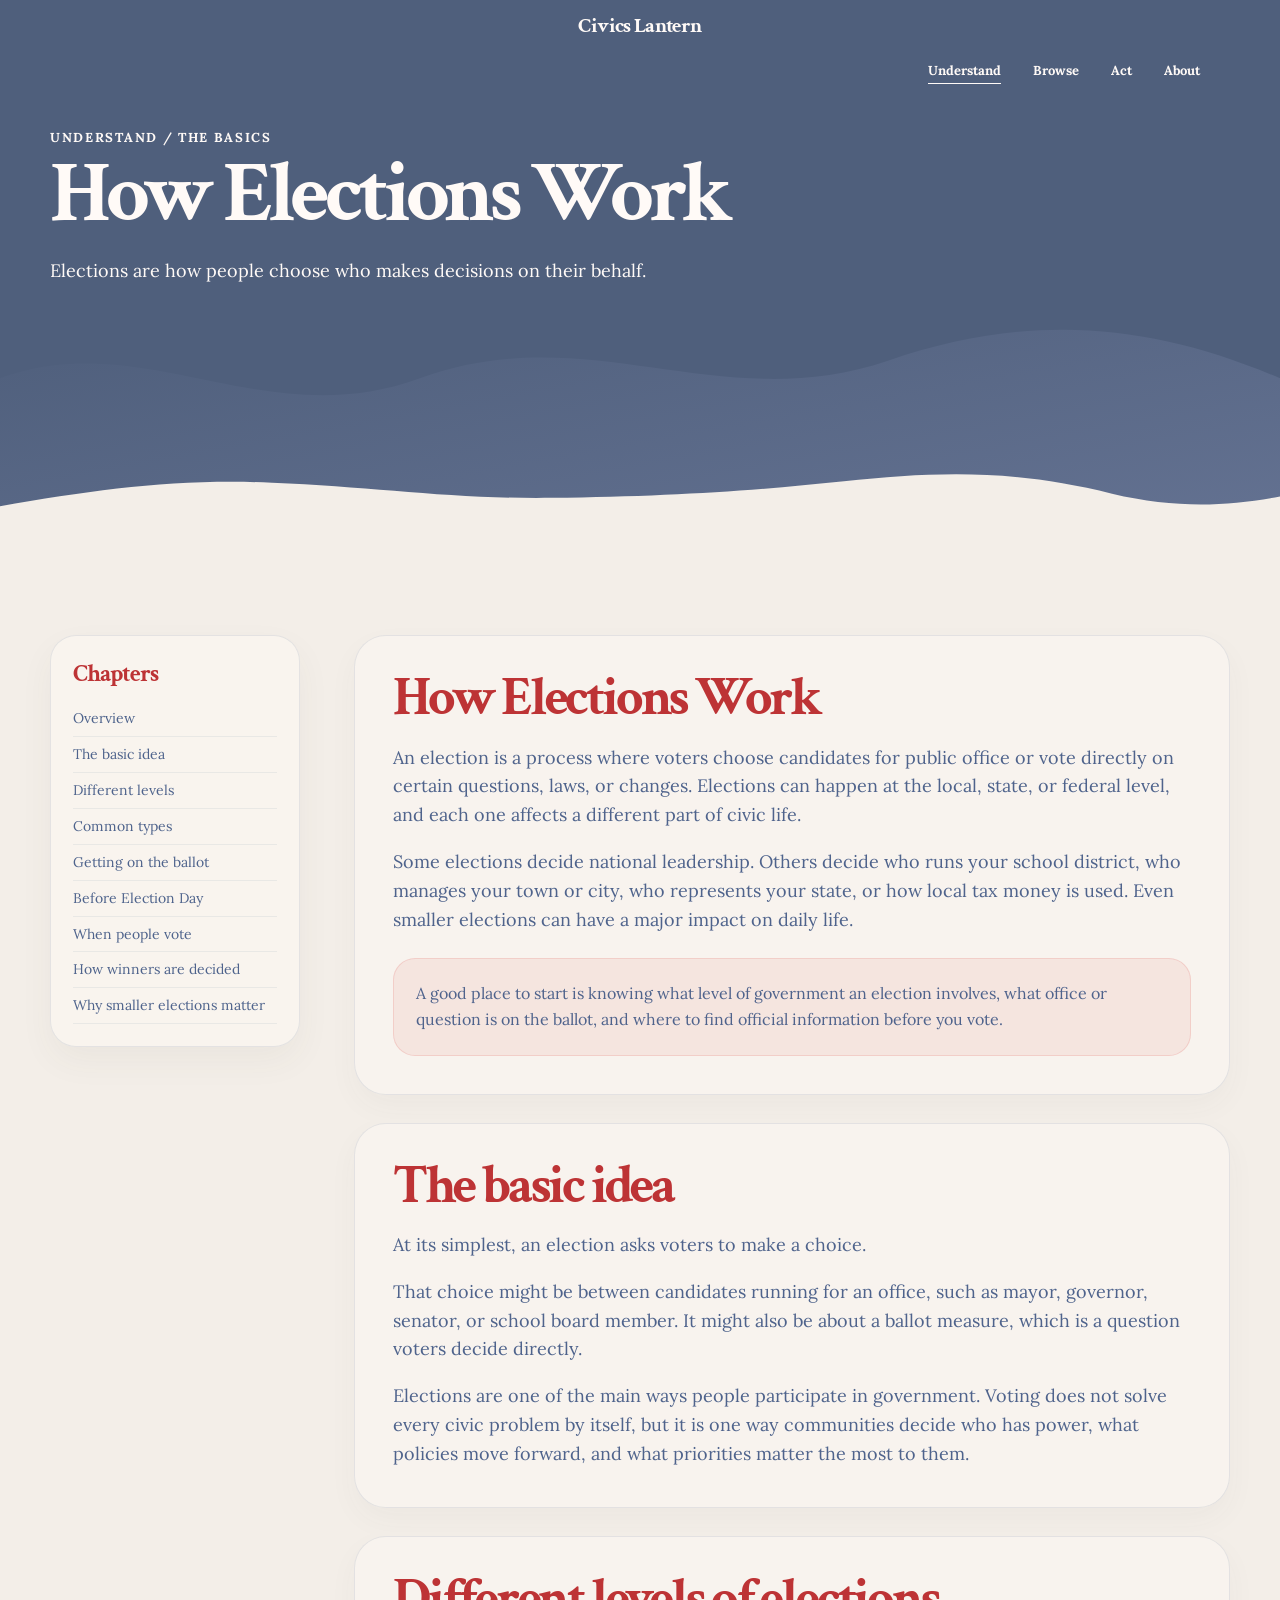
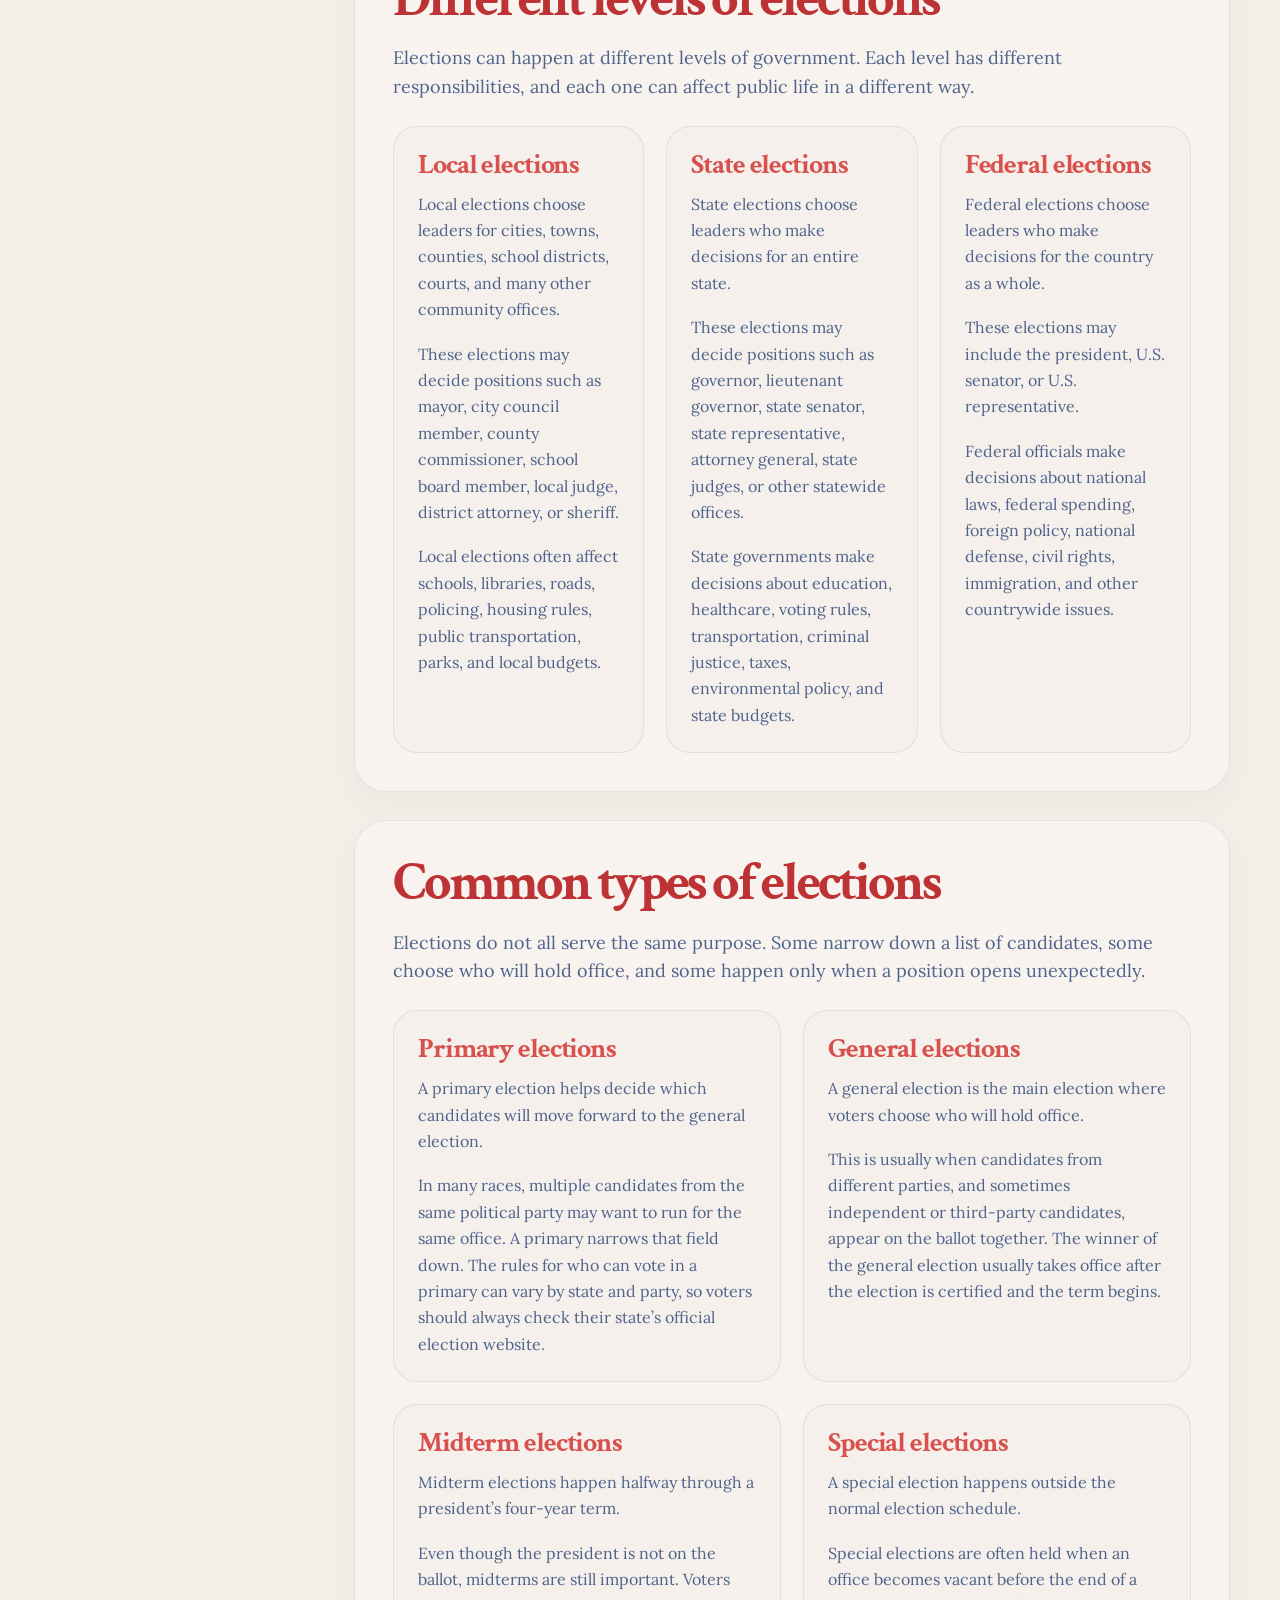
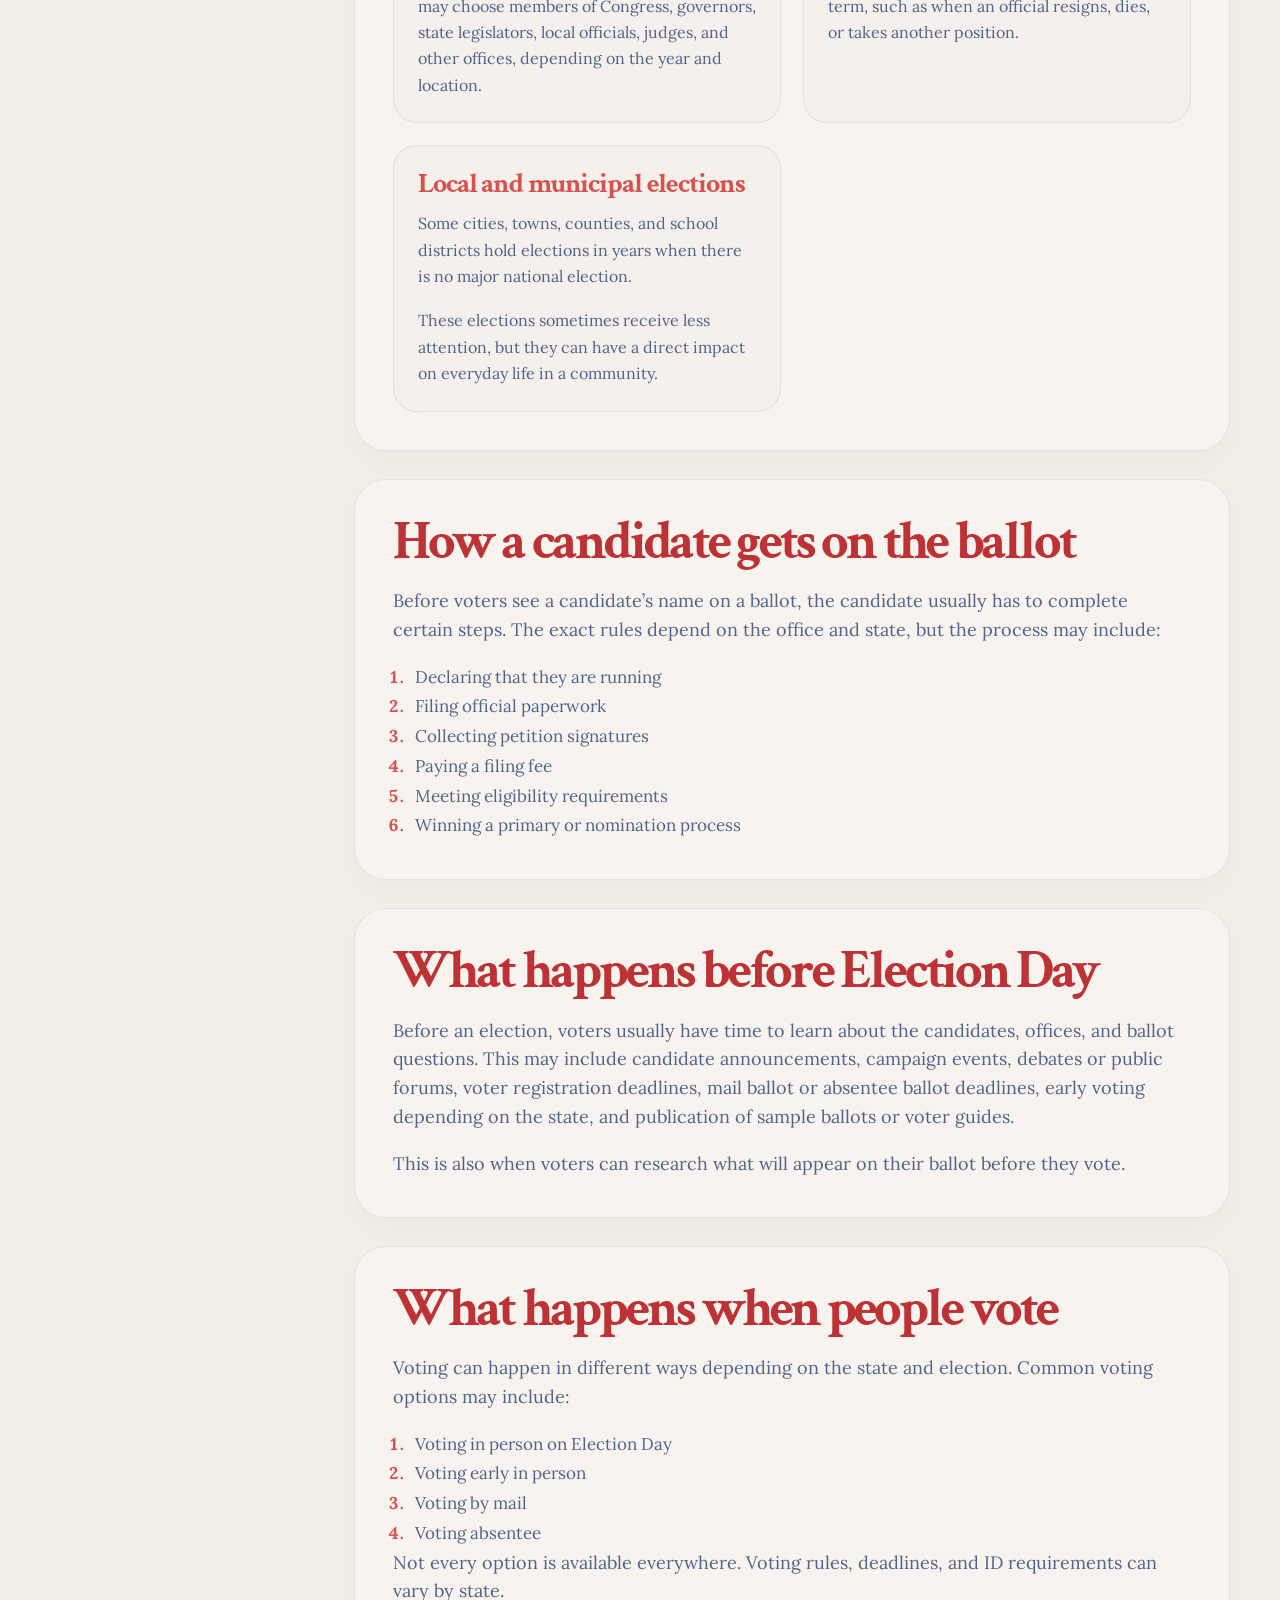
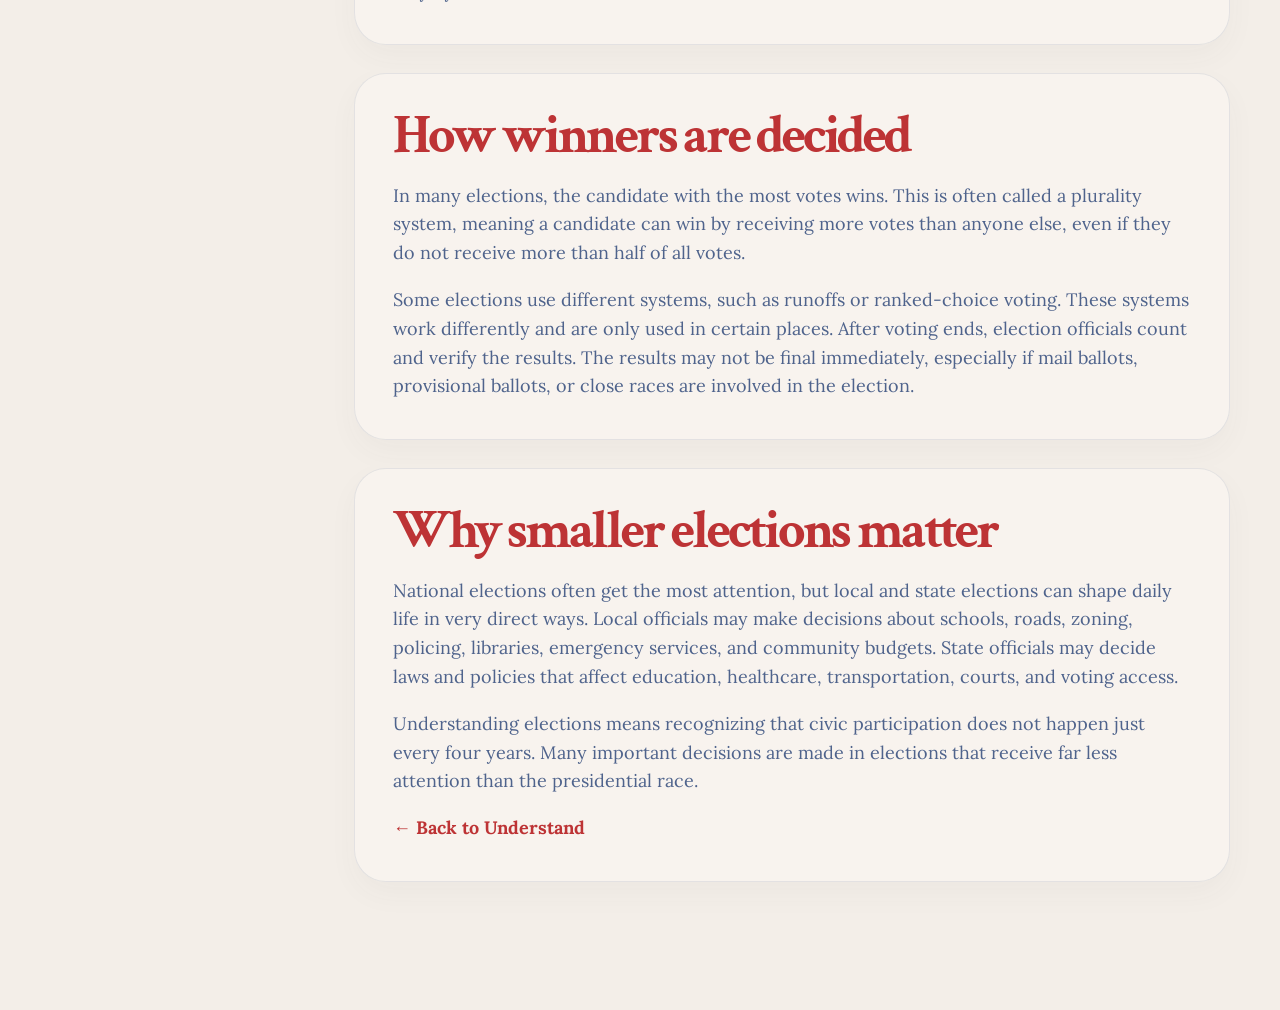
<file: elections.html>
<!DOCTYPE html>
<html lang="en">
<head>
  <meta charset="UTF-8" />
  <meta name="viewport" content="width=device-width, initial-scale=1.0" />
  <title>How Elections Work | Civics Lantern</title>
  <link rel="stylesheet" href="style.css?v=30" />
</head>
<body>
  <div id="scroll-progress"></div>

  <header class="hero deep-page-hero">
    <nav class="nav">
      <a class="logo" href="index.html">Civics Lantern</a>
      <button class="menu-button" aria-label="Open navigation">☰</button>
      <div class="nav-links">
        <a class="active" href="understand.html">Understand</a>
        <a href="browse.html">Browse</a>
        <a href="act.html">Act</a>
        <a href="index.html#about">About</a>
      </div>
    </nav>

    <section class="page-title left slide-left">
      <p class="eyebrow">Understand / The Basics</p>
      <h1>How Elections Work</h1>
      <p>
        Elections are how people choose who makes decisions on their behalf.
      </p>
    </section>
  </header>

  <main class="article-wrap">
    <aside class="chapter-nav reveal" aria-label="Guide chapters">
      <p>Chapters</p>
      <a href="#overview">Overview</a>
      <a href="#basic-idea">The basic idea</a>
      <a href="#levels">Different levels</a>
      <a href="#types">Common types</a>
      <a href="#ballot-access">Getting on the ballot</a>
      <a href="#before-election-day">Before Election Day</a>
      <a href="#voting">When people vote</a>
      <a href="#winners">How winners are decided</a>
      <a href="#smaller-elections">Why smaller elections matter</a>
    </aside>

    <section class="article-content">
      <article class="article-block reveal" id="overview">
        <h2>How Elections Work</h2>
        <p>
          An election is a process where voters choose candidates for public office or vote directly
          on certain questions, laws, or changes. Elections can happen at the local, state, or federal
          level, and each one affects a different part of civic life.
        </p>
        <p>
          Some elections decide national leadership. Others decide who runs your school district, who
          manages your town or city, who represents your state, or how local tax money is used. Even
          smaller elections can have a major impact on daily life.
        </p>
        <div class="article-note">
          <p>
            A good place to start is knowing what level of government an election involves, what office
            or question is on the ballot, and where to find official information before you vote.
          </p>
        </div>
      </article>

      <article class="article-block reveal" id="basic-idea">
        <h2>The basic idea</h2>
        <p>
          At its simplest, an election asks voters to make a choice.
        </p>
        <p>
          That choice might be between candidates running for an office, such as mayor, governor,
          senator, or school board member. It might also be about a ballot measure, which is a question
          voters decide directly.
        </p>
        <p>
          Elections are one of the main ways people participate in government. Voting does not solve
          every civic problem by itself, but it is one way communities decide who has power, what policies
          move forward, and what priorities matter the most to them.
        </p>
      </article>

      <article class="article-block reveal" id="levels">
        <h2>Different levels of elections</h2>
        <p>
          Elections can happen at different levels of government. Each level has different responsibilities,
          and each one can affect public life in a different way.
        </p>

        <div class="article-grid">
          <section class="level-card">
            <h3>Local elections</h3>
            <p>
              Local elections choose leaders for cities, towns, counties, school districts, courts, and many
              other community offices.
            </p>
            <p>
              These elections may decide positions such as mayor, city council member, county commissioner,
              school board member, local judge, district attorney, or sheriff.
            </p>
            <p>
              Local elections often affect schools, libraries, roads, policing, housing rules, public
              transportation, parks, and local budgets.
            </p>
          </section>

          <section class="level-card">
            <h3>State elections</h3>
            <p>
              State elections choose leaders who make decisions for an entire state.
            </p>
            <p>
              These elections may decide positions such as governor, lieutenant governor, state senator,
              state representative, attorney general, state judges, or other statewide offices.
            </p>
            <p>
              State governments make decisions about education, healthcare, voting rules, transportation,
              criminal justice, taxes, environmental policy, and state budgets.
            </p>
          </section>

          <section class="level-card">
            <h3>Federal elections</h3>
            <p>
              Federal elections choose leaders who make decisions for the country as a whole.
            </p>
            <p>
              These elections may include the president, U.S. senator, or U.S. representative.
            </p>
            <p>
              Federal officials make decisions about national laws, federal spending, foreign policy, national
              defense, civil rights, immigration, and other countrywide issues.
            </p>
          </section>
        </div>
      </article>

      <article class="article-block reveal" id="types">
        <h2>Common types of elections</h2>
        <p>
          Elections do not all serve the same purpose. Some narrow down a list of candidates, some choose
          who will hold office, and some happen only when a position opens unexpectedly.
        </p>

        <div class="type-grid">
          <section class="type-card">
            <h3>Primary elections</h3>
            <p>
              A primary election helps decide which candidates will move forward to the general election.
            </p>
            <p>
              In many races, multiple candidates from the same political party may want to run for the same
              office. A primary narrows that field down. The rules for who can vote in a primary can vary by
              state and party, so voters should always check their state’s official election website.
            </p>
          </section>

          <section class="type-card">
            <h3>General elections</h3>
            <p>
              A general election is the main election where voters choose who will hold office.
            </p>
            <p>
              This is usually when candidates from different parties, and sometimes independent or third-party
              candidates, appear on the ballot together. The winner of the general election usually takes office
              after the election is certified and the term begins.
            </p>
          </section>

          <section class="type-card">
            <h3>Midterm elections</h3>
            <p>
              Midterm elections happen halfway through a president’s four-year term.
            </p>
            <p>
              Even though the president is not on the ballot, midterms are still important. Voters may choose
              members of Congress, governors, state legislators, local officials, judges, and other offices,
              depending on the year and location.
            </p>
          </section>

          <section class="type-card">
            <h3>Special elections</h3>
            <p>
              A special election happens outside the normal election schedule.
            </p>
            <p>
              Special elections are often held when an office becomes vacant before the end of a term, such as
              when an official resigns, dies, or takes another position.
            </p>
          </section>

          <section class="type-card">
            <h3>Local and municipal elections</h3>
            <p>
              Some cities, towns, counties, and school districts hold elections in years when there is no major
              national election.
            </p>
            <p>
              These elections sometimes receive less attention, but they can have a direct impact on everyday
              life in a community.
            </p>
          </section>
        </div>
      </article>

      <article class="article-block reveal" id="ballot-access">
        <h2>How a candidate gets on the ballot</h2>
        <p>
          Before voters see a candidate’s name on a ballot, the candidate usually has to complete certain steps.
          The exact rules depend on the office and state, but the process may include:
        </p>
        <ol>
          <li>Declaring that they are running</li>
          <li>Filing official paperwork</li>
          <li>Collecting petition signatures</li>
          <li>Paying a filing fee</li>
          <li>Meeting eligibility requirements</li>
          <li>Winning a primary or nomination process</li>
        </ol>
      </article>

      <article class="article-block reveal" id="before-election-day">
        <h2>What happens before Election Day</h2>
        <p>
          Before an election, voters usually have time to learn about the candidates, offices, and ballot
          questions. This may include candidate announcements, campaign events, debates or public forums,
          voter registration deadlines, mail ballot or absentee ballot deadlines, early voting depending on
          the state, and publication of sample ballots or voter guides.
        </p>
        <p>
          This is also when voters can research what will appear on their ballot before they vote.
        </p>
      </article>

      <article class="article-block reveal" id="voting">
        <h2>What happens when people vote</h2>
        <p>
          Voting can happen in different ways depending on the state and election. Common voting options may include:
        </p>
        <ol>
          <li>Voting in person on Election Day</li>
          <li>Voting early in person</li>
          <li>Voting by mail</li>
          <li>Voting absentee</li>
        </ol>
        <p>
          Not every option is available everywhere. Voting rules, deadlines, and ID requirements can vary by state.
        </p>
      </article>

      <article class="article-block reveal" id="winners">
        <h2>How winners are decided</h2>
        <p>
          In many elections, the candidate with the most votes wins. This is often called a plurality system,
          meaning a candidate can win by receiving more votes than anyone else, even if they do not receive
          more than half of all votes.
        </p>
        <p>
          Some elections use different systems, such as runoffs or ranked-choice voting. These systems work
          differently and are only used in certain places. After voting ends, election officials count and verify
          the results. The results may not be final immediately, especially if mail ballots, provisional ballots,
          or close races are involved in the election.
        </p>
      </article>

      <article class="article-block reveal" id="smaller-elections">
        <h2>Why smaller elections matter</h2>
        <p>
          National elections often get the most attention, but local and state elections can shape daily life in
          very direct ways. Local officials may make decisions about schools, roads, zoning, policing, libraries,
          emergency services, and community budgets. State officials may decide laws and policies that affect
          education, healthcare, transportation, courts, and voting access.
        </p>
        <p>
          Understanding elections means recognizing that civic participation does not happen just every four years.
          Many important decisions are made in elections that receive far less attention than the presidential race.
        </p>
        <p>
          <a class="back-link" href="understand.html">← Back to Understand</a>
        </p>
      </article>
    </section>
  </main>

  <script src="script.js?v=30"></script>
</body>
</html>
</file>
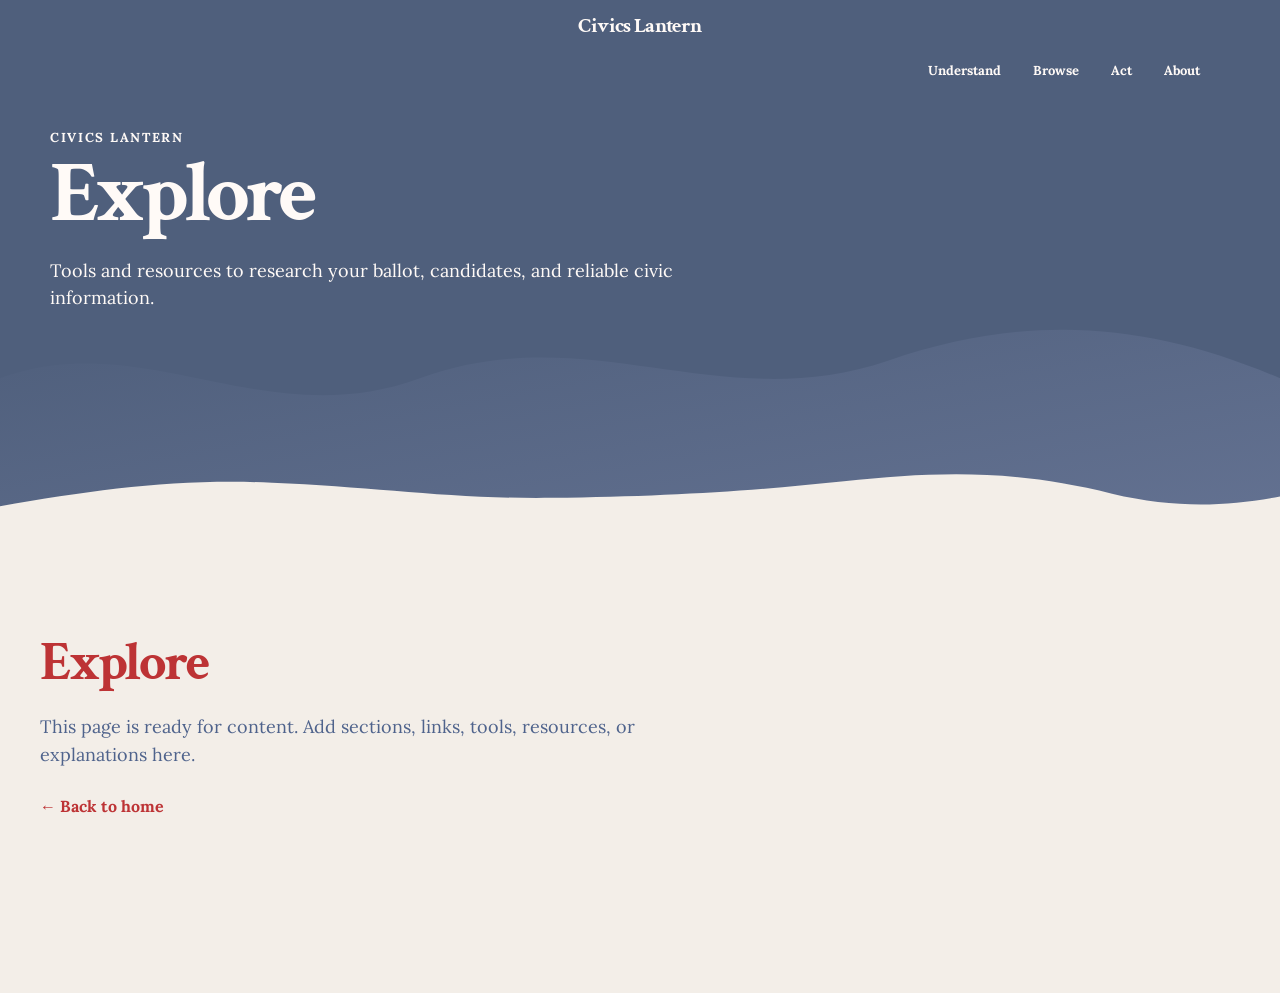
<file: explore.html>
<!DOCTYPE html>
<html lang="en">
<head>
  <meta charset="UTF-8" />
  <meta name="viewport" content="width=device-width, initial-scale=1.0" />
  <title>Explore | Civics Lantern</title>
  <link rel="stylesheet" href="style.css?v=30" />
</head>
<body>
  <header class="hero page-hero">
    <nav class="nav">
      <a class="logo" href="index.html">Civics Lantern</a>
      <button class="menu-button" aria-label="Open navigation">☰</button>
      <div class="nav-links">
        <a href="understand.html">Understand</a>
        <a href="browse.html">Browse</a>
        <a href="act.html">Act</a>
        <a href="index.html#about">About</a>
      </div>
    </nav>

    <section class="page-title left slide-left">
      <p class="eyebrow">Civics Lantern</p>
      <h1>Explore</h1>
      <p>Tools and resources to research your ballot, candidates, and reliable civic information.</p>
    </section>
  </header>

  <main>
    <section class="placeholder-page section reveal">
      <h2>Explore</h2>
      <p>
        This page is ready for content. Add sections, links, tools, resources, or explanations here.
      </p>
      <a class="back-link" href="index.html">← Back to home</a>
    </section>
  </main>

  <script src="script.js?v=30"></script>
</body>
</html>
</file>
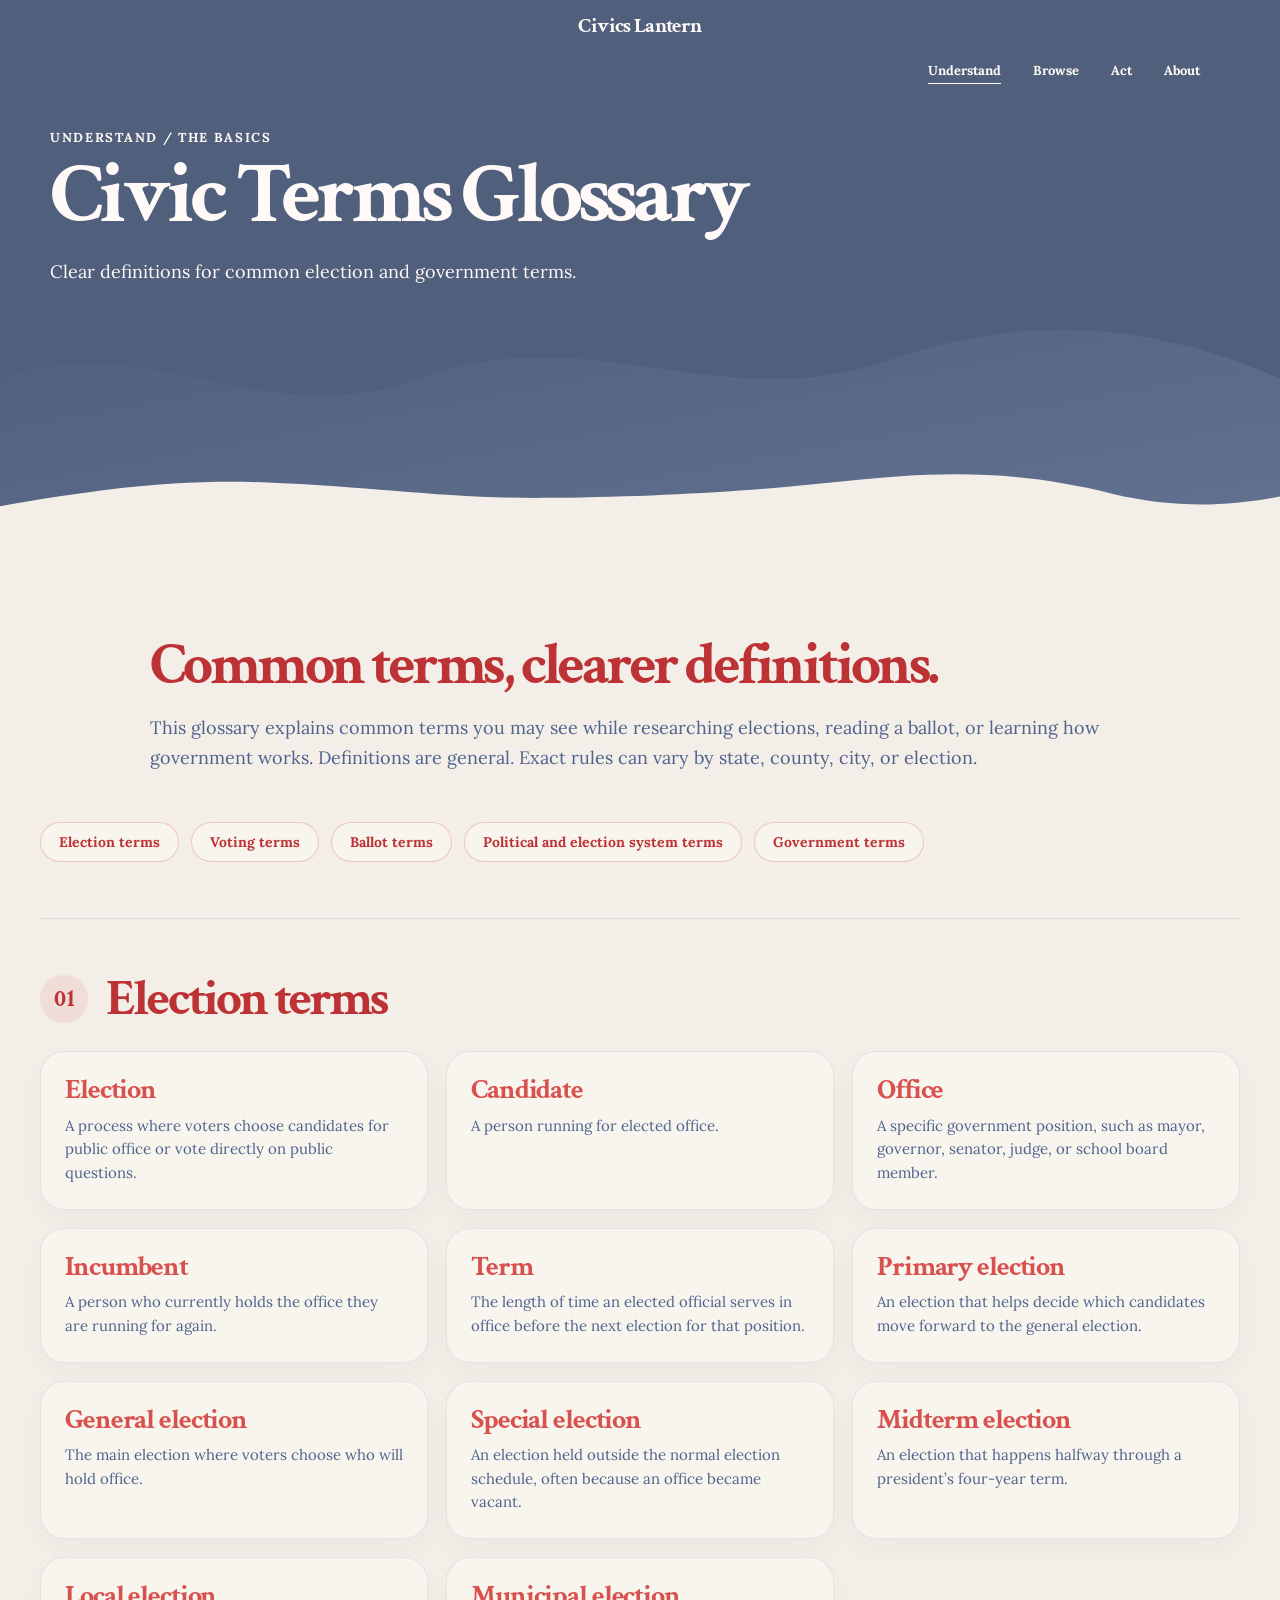
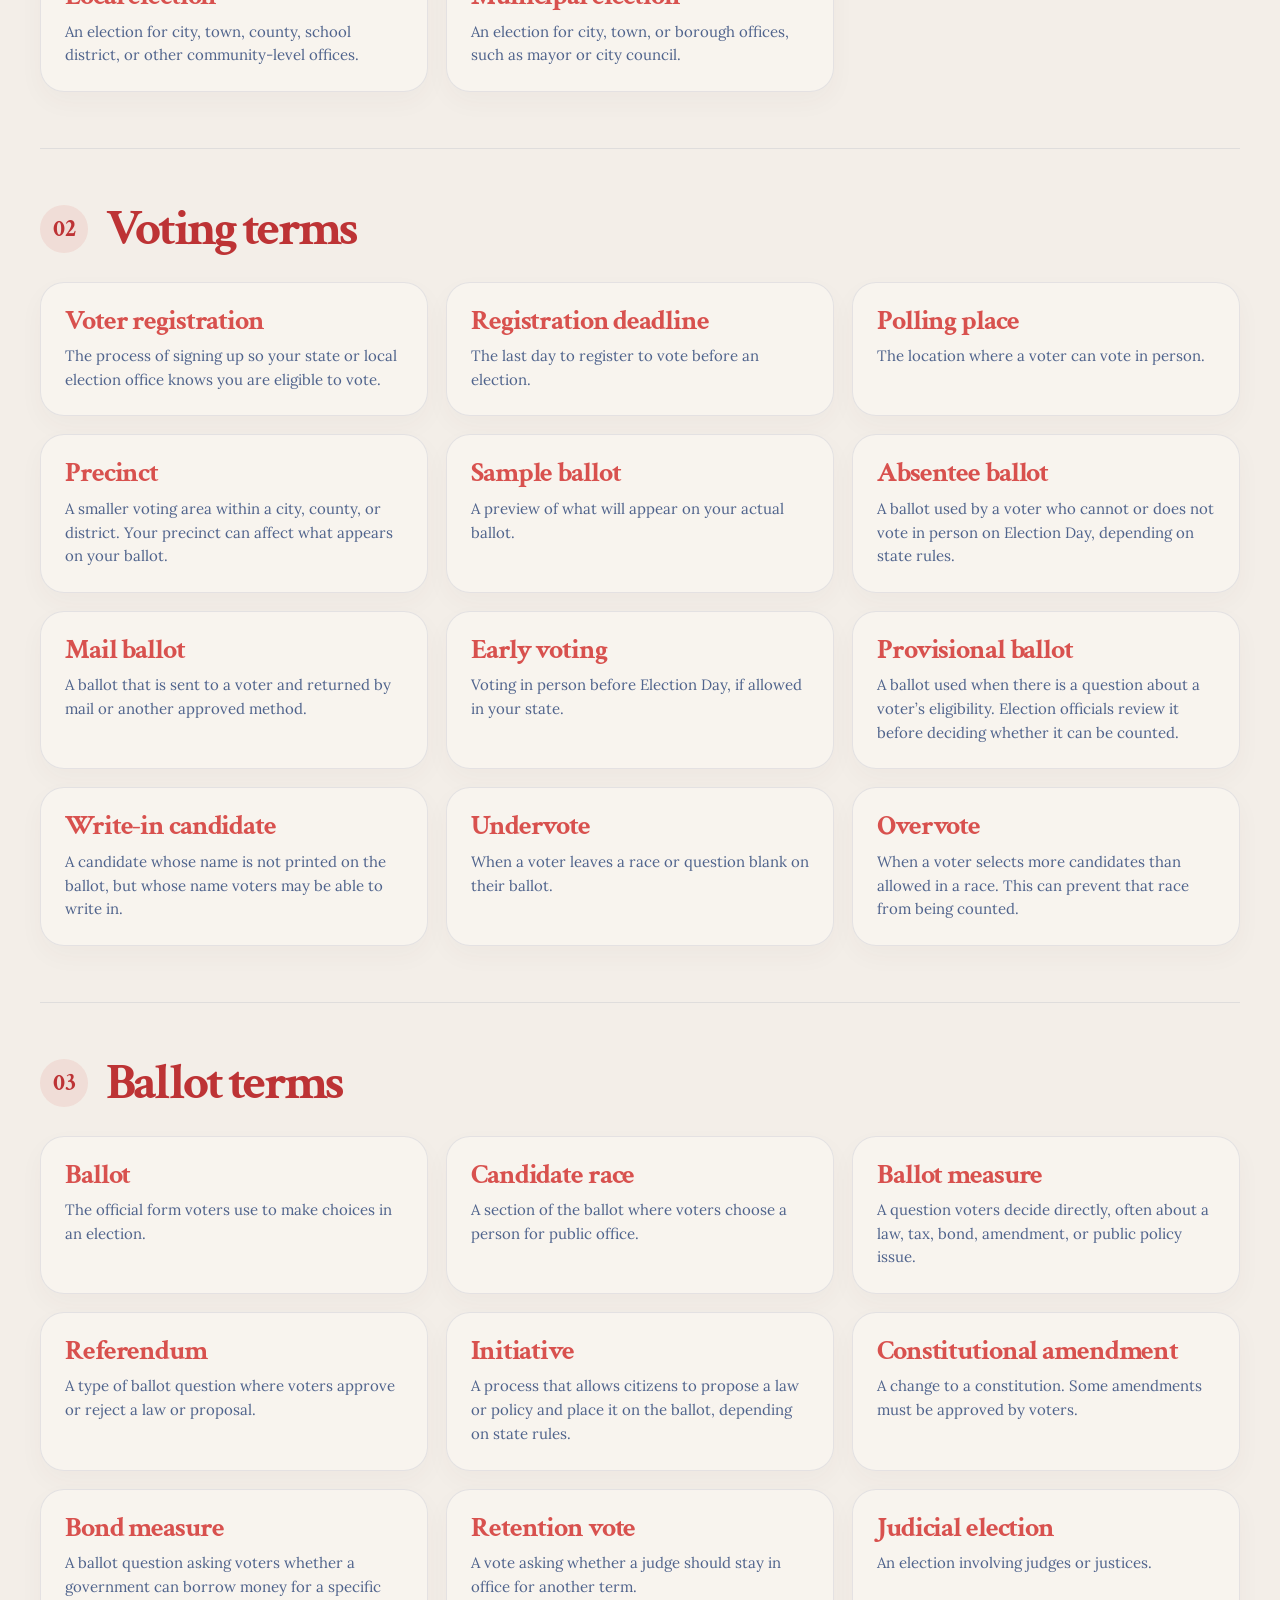
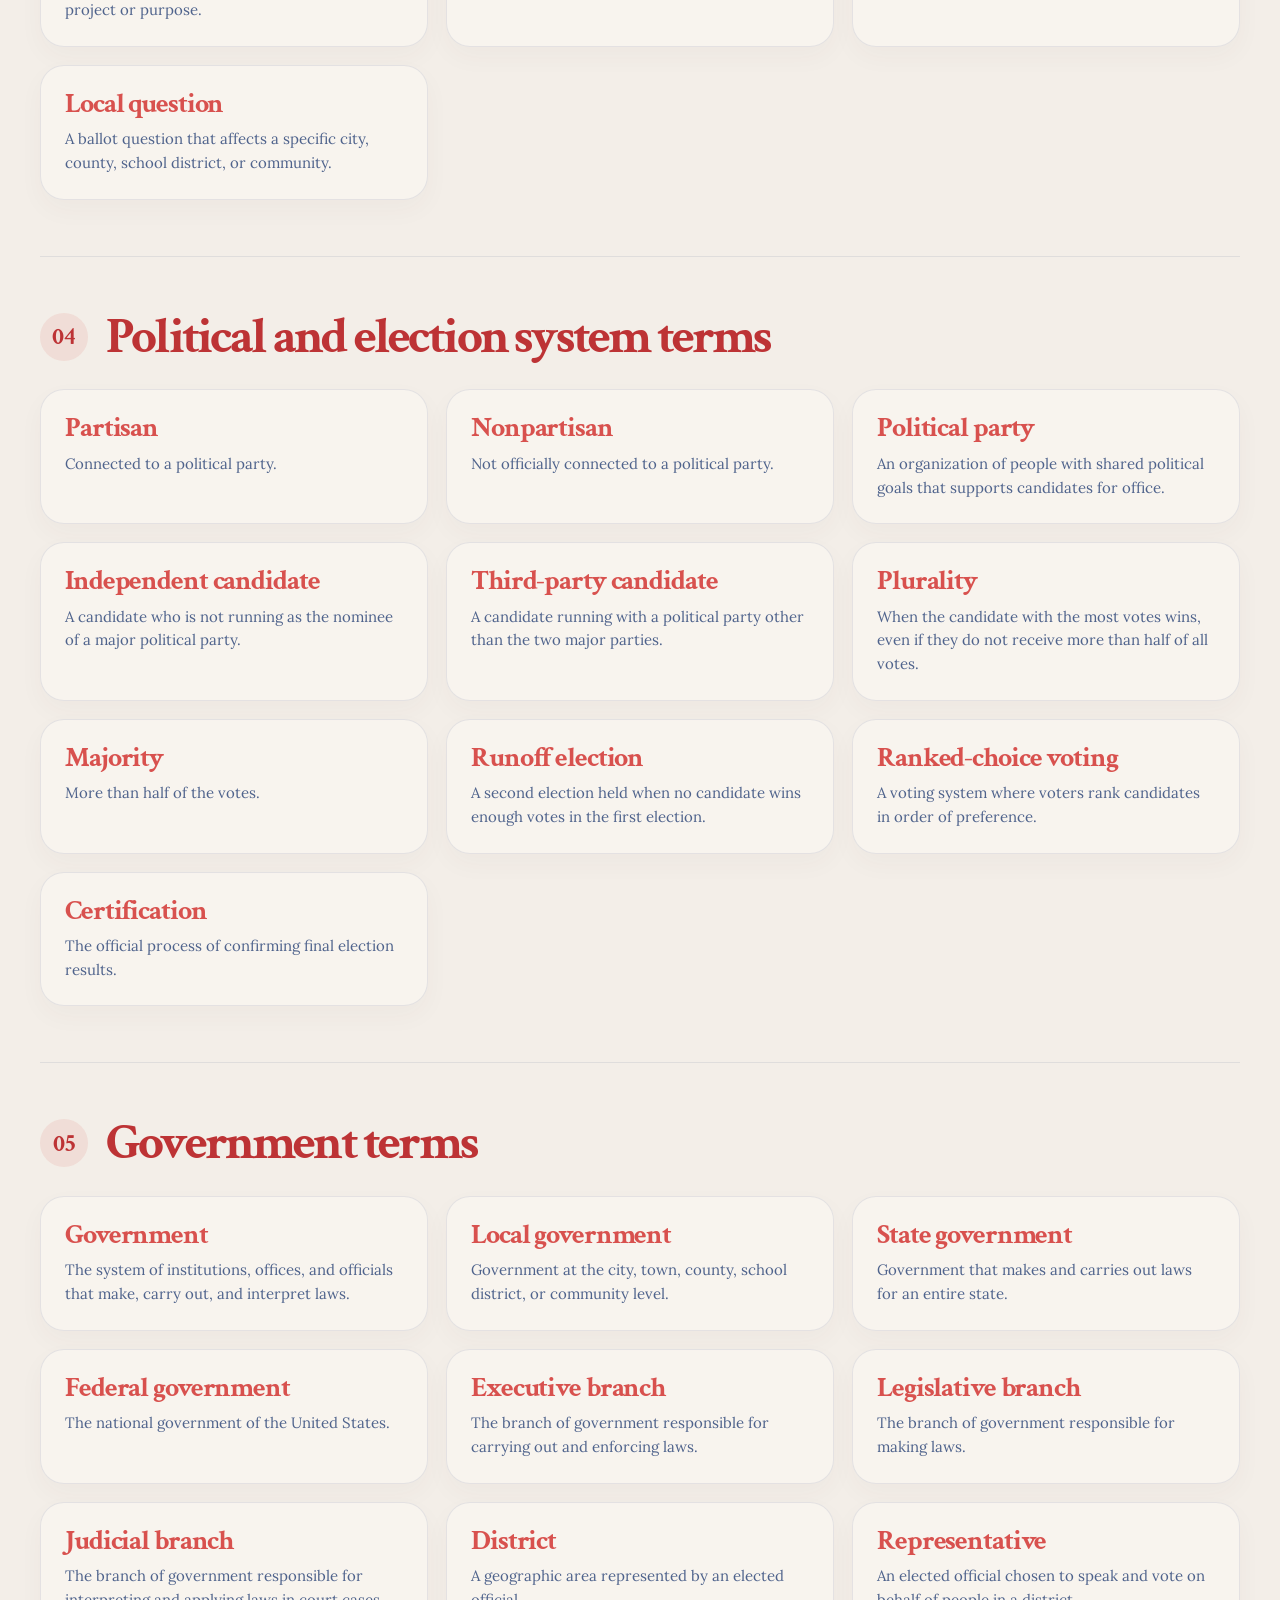
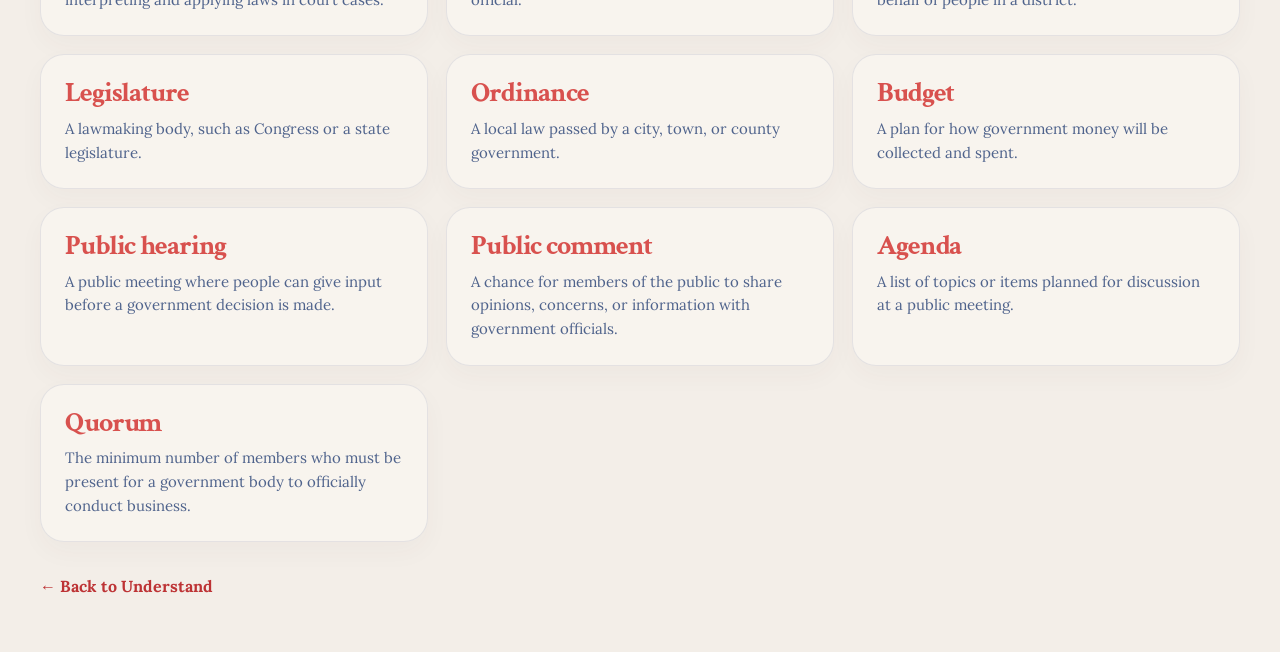
<file: glossary.html>
<!DOCTYPE html>
<html lang="en">
<head>
  <meta charset="UTF-8" />
  <meta name="viewport" content="width=device-width, initial-scale=1.0" />
  <title>Civic Terms Glossary | Civics Lantern</title>
  <link rel="stylesheet" href="style.css?v=30" />
</head>
<body>
  <div id="scroll-progress"></div>

  <header class="hero deep-page-hero glossary-hero">
    <nav class="nav">
      <a class="logo" href="index.html">Civics Lantern</a>
      <button class="menu-button" aria-label="Open navigation">☰</button>
      <div class="nav-links">
        <a class="active" href="understand.html">Understand</a>
        <a href="browse.html">Browse</a>
        <a href="act.html">Act</a>
        <a href="index.html#about">About</a>
      </div>
    </nav>

    <section class="page-title left slide-left">
      <p class="eyebrow">Understand / The Basics</p>
      <h1>Civic Terms Glossary</h1>
      <p>
        Clear definitions for common election and government terms.
      </p>
    </section>
  </header>

  <main>
    <section class="glossary-intro section reveal">
      <h2>Common terms, clearer definitions.</h2>
      <p>
        This glossary explains common terms you may see while researching elections, reading a ballot,
        or learning how government works. Definitions are general. Exact rules can vary by state, county,
        city, or election.
      </p>
    </section>

    <section class="glossary-jump section reveal" aria-label="Glossary categories">
      <a href="#election-terms">Election terms</a>
      <a href="#voting-terms">Voting terms</a>
      <a href="#ballot-terms">Ballot terms</a>
      <a href="#system-terms">Political and election system terms</a>
      <a href="#government-terms">Government terms</a>
    </section>

    <section class="dictionary-section section reveal" id="election-terms">
      <div class="dictionary-heading">
        <span>01</span>
        <h2>Election terms</h2>
      </div>

      <div class="dictionary-grid">
        <article><h3>Election</h3><p>A process where voters choose candidates for public office or vote directly on public questions.</p></article>
        <article><h3>Candidate</h3><p>A person running for elected office.</p></article>
        <article><h3>Office</h3><p>A specific government position, such as mayor, governor, senator, judge, or school board member.</p></article>
        <article><h3>Incumbent</h3><p>A person who currently holds the office they are running for again.</p></article>
        <article><h3>Term</h3><p>The length of time an elected official serves in office before the next election for that position.</p></article>
        <article><h3>Primary election</h3><p>An election that helps decide which candidates move forward to the general election.</p></article>
        <article><h3>General election</h3><p>The main election where voters choose who will hold office.</p></article>
        <article><h3>Special election</h3><p>An election held outside the normal election schedule, often because an office became vacant.</p></article>
        <article><h3>Midterm election</h3><p>An election that happens halfway through a president’s four-year term.</p></article>
        <article><h3>Local election</h3><p>An election for city, town, county, school district, or other community-level offices.</p></article>
        <article><h3>Municipal election</h3><p>An election for city, town, or borough offices, such as mayor or city council.</p></article>
      </div>
    </section>

    <section class="dictionary-section section reveal" id="voting-terms">
      <div class="dictionary-heading">
        <span>02</span>
        <h2>Voting terms</h2>
      </div>

      <div class="dictionary-grid">
        <article><h3>Voter registration</h3><p>The process of signing up so your state or local election office knows you are eligible to vote.</p></article>
        <article><h3>Registration deadline</h3><p>The last day to register to vote before an election.</p></article>
        <article><h3>Polling place</h3><p>The location where a voter can vote in person.</p></article>
        <article><h3>Precinct</h3><p>A smaller voting area within a city, county, or district. Your precinct can affect what appears on your ballot.</p></article>
        <article><h3>Sample ballot</h3><p>A preview of what will appear on your actual ballot.</p></article>
        <article><h3>Absentee ballot</h3><p>A ballot used by a voter who cannot or does not vote in person on Election Day, depending on state rules.</p></article>
        <article><h3>Mail ballot</h3><p>A ballot that is sent to a voter and returned by mail or another approved method.</p></article>
        <article><h3>Early voting</h3><p>Voting in person before Election Day, if allowed in your state.</p></article>
        <article><h3>Provisional ballot</h3><p>A ballot used when there is a question about a voter’s eligibility. Election officials review it before deciding whether it can be counted.</p></article>
        <article><h3>Write-in candidate</h3><p>A candidate whose name is not printed on the ballot, but whose name voters may be able to write in.</p></article>
        <article><h3>Undervote</h3><p>When a voter leaves a race or question blank on their ballot.</p></article>
        <article><h3>Overvote</h3><p>When a voter selects more candidates than allowed in a race. This can prevent that race from being counted.</p></article>
      </div>
    </section>

    <section class="dictionary-section section reveal" id="ballot-terms">
      <div class="dictionary-heading">
        <span>03</span>
        <h2>Ballot terms</h2>
      </div>

      <div class="dictionary-grid">
        <article><h3>Ballot</h3><p>The official form voters use to make choices in an election.</p></article>
        <article><h3>Candidate race</h3><p>A section of the ballot where voters choose a person for public office.</p></article>
        <article><h3>Ballot measure</h3><p>A question voters decide directly, often about a law, tax, bond, amendment, or public policy issue.</p></article>
        <article><h3>Referendum</h3><p>A type of ballot question where voters approve or reject a law or proposal.</p></article>
        <article><h3>Initiative</h3><p>A process that allows citizens to propose a law or policy and place it on the ballot, depending on state rules.</p></article>
        <article><h3>Constitutional amendment</h3><p>A change to a constitution. Some amendments must be approved by voters.</p></article>
        <article><h3>Bond measure</h3><p>A ballot question asking voters whether a government can borrow money for a specific project or purpose.</p></article>
        <article><h3>Retention vote</h3><p>A vote asking whether a judge should stay in office for another term.</p></article>
        <article><h3>Judicial election</h3><p>An election involving judges or justices.</p></article>
        <article><h3>Local question</h3><p>A ballot question that affects a specific city, county, school district, or community.</p></article>
      </div>
    </section>

    <section class="dictionary-section section reveal" id="system-terms">
      <div class="dictionary-heading">
        <span>04</span>
        <h2>Political and election system terms</h2>
      </div>

      <div class="dictionary-grid">
        <article><h3>Partisan</h3><p>Connected to a political party.</p></article>
        <article><h3>Nonpartisan</h3><p>Not officially connected to a political party.</p></article>
        <article><h3>Political party</h3><p>An organization of people with shared political goals that supports candidates for office.</p></article>
        <article><h3>Independent candidate</h3><p>A candidate who is not running as the nominee of a major political party.</p></article>
        <article><h3>Third-party candidate</h3><p>A candidate running with a political party other than the two major parties.</p></article>
        <article><h3>Plurality</h3><p>When the candidate with the most votes wins, even if they do not receive more than half of all votes.</p></article>
        <article><h3>Majority</h3><p>More than half of the votes.</p></article>
        <article><h3>Runoff election</h3><p>A second election held when no candidate wins enough votes in the first election.</p></article>
        <article><h3>Ranked-choice voting</h3><p>A voting system where voters rank candidates in order of preference.</p></article>
        <article><h3>Certification</h3><p>The official process of confirming final election results.</p></article>
      </div>
    </section>

    <section class="dictionary-section section reveal" id="government-terms">
      <div class="dictionary-heading">
        <span>05</span>
        <h2>Government terms</h2>
      </div>

      <div class="dictionary-grid">
        <article><h3>Government</h3><p>The system of institutions, offices, and officials that make, carry out, and interpret laws.</p></article>
        <article><h3>Local government</h3><p>Government at the city, town, county, school district, or community level.</p></article>
        <article><h3>State government</h3><p>Government that makes and carries out laws for an entire state.</p></article>
        <article><h3>Federal government</h3><p>The national government of the United States.</p></article>
        <article><h3>Executive branch</h3><p>The branch of government responsible for carrying out and enforcing laws.</p></article>
        <article><h3>Legislative branch</h3><p>The branch of government responsible for making laws.</p></article>
        <article><h3>Judicial branch</h3><p>The branch of government responsible for interpreting and applying laws in court cases.</p></article>
        <article><h3>District</h3><p>A geographic area represented by an elected official.</p></article>
        <article><h3>Representative</h3><p>An elected official chosen to speak and vote on behalf of people in a district.</p></article>
        <article><h3>Legislature</h3><p>A lawmaking body, such as Congress or a state legislature.</p></article>
        <article><h3>Ordinance</h3><p>A local law passed by a city, town, or county government.</p></article>
        <article><h3>Budget</h3><p>A plan for how government money will be collected and spent.</p></article>
        <article><h3>Public hearing</h3><p>A public meeting where people can give input before a government decision is made.</p></article>
        <article><h3>Public comment</h3><p>A chance for members of the public to share opinions, concerns, or information with government officials.</p></article>
        <article><h3>Agenda</h3><p>A list of topics or items planned for discussion at a public meeting.</p></article>
        <article><h3>Quorum</h3><p>The minimum number of members who must be present for a government body to officially conduct business.</p></article>
      </div>

      <a class="back-link glossary-back" href="understand.html">← Back to Understand</a>
    </section>
  </main>

  <script src="script.js?v=30"></script>
</body>
</html>
</file>
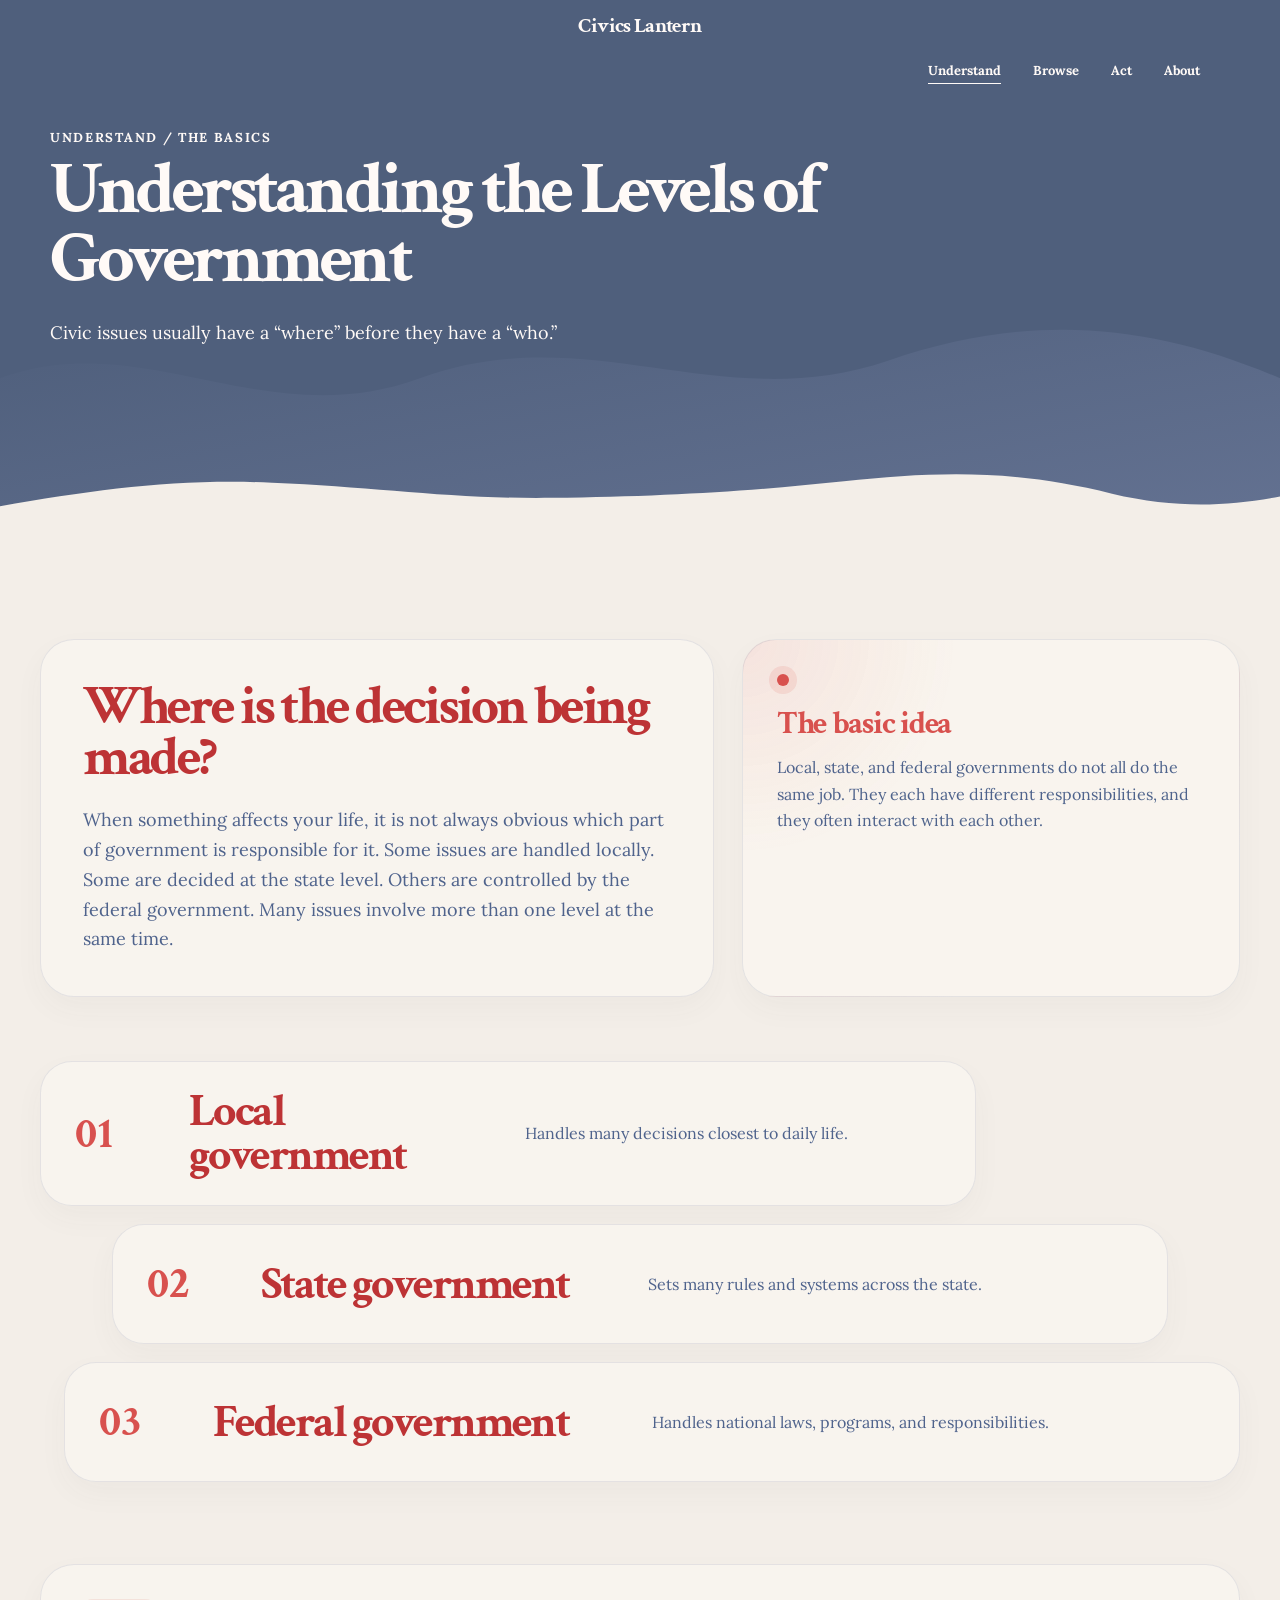
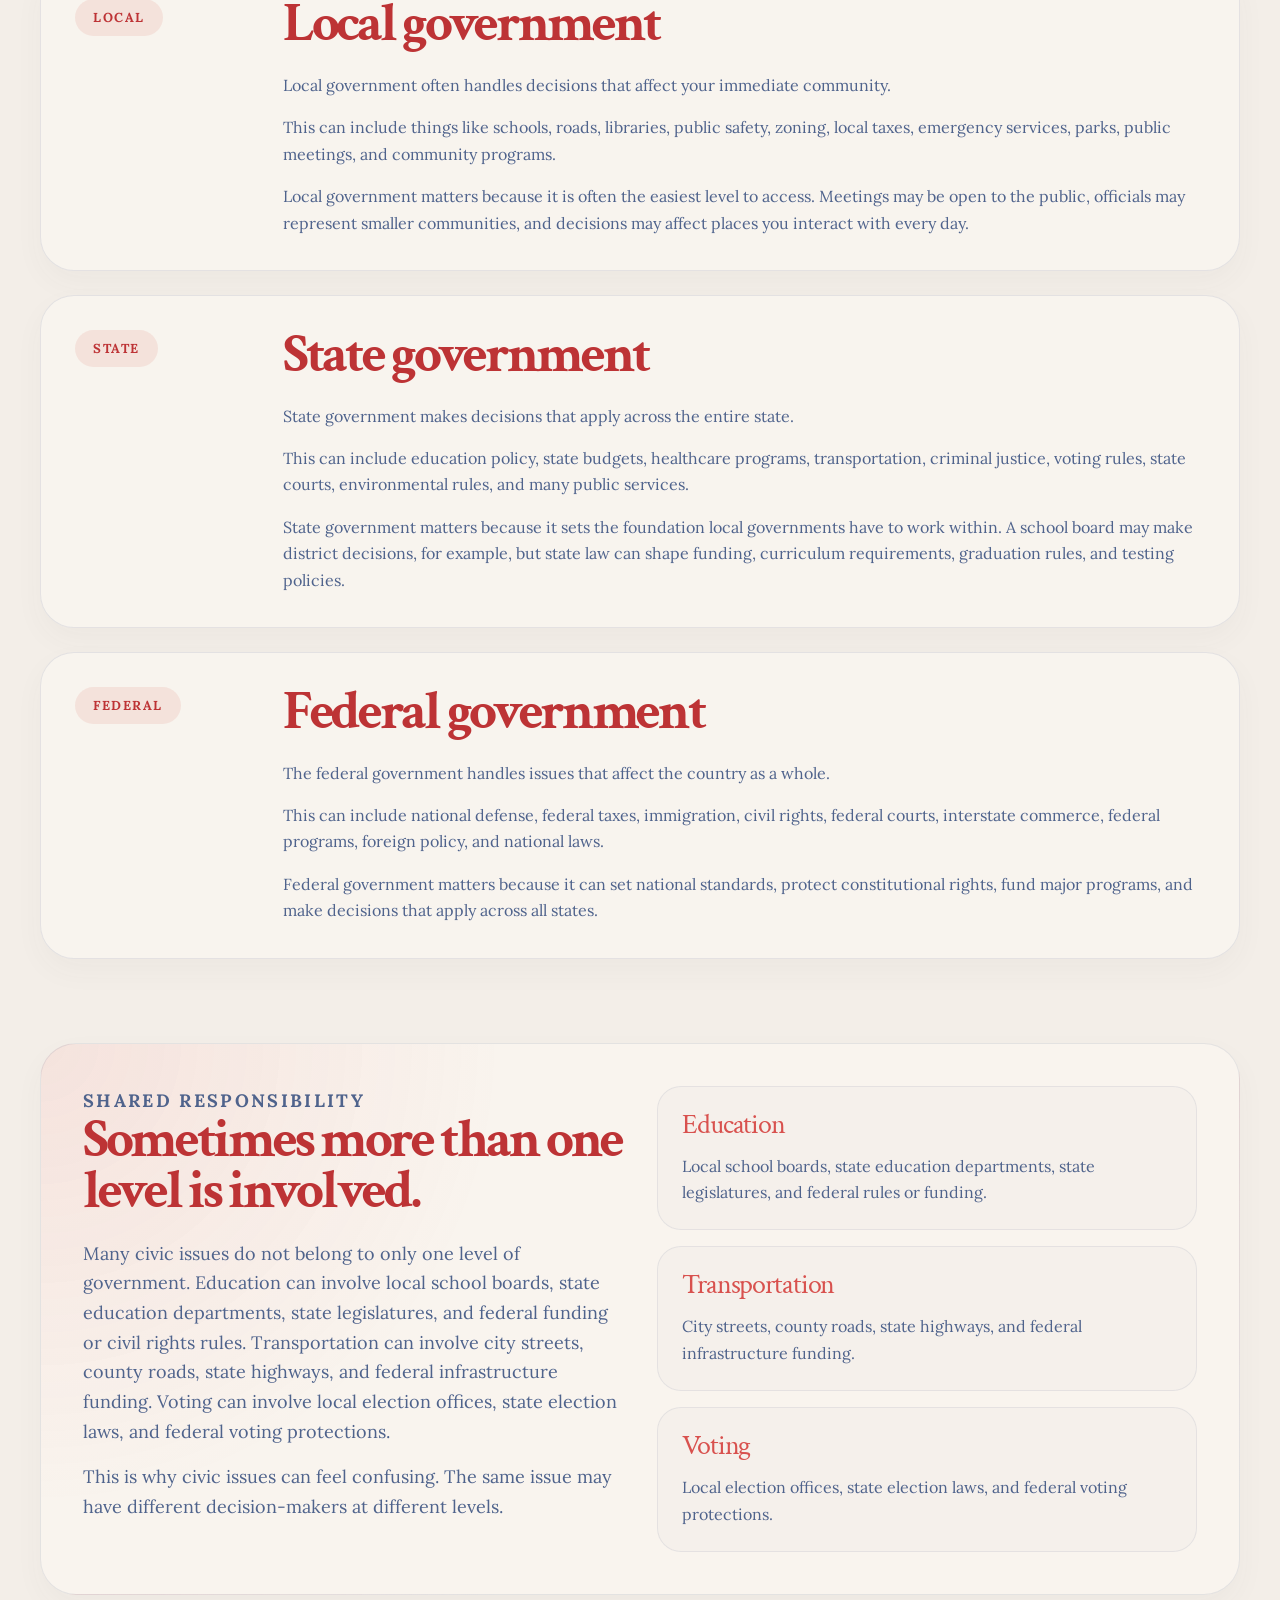
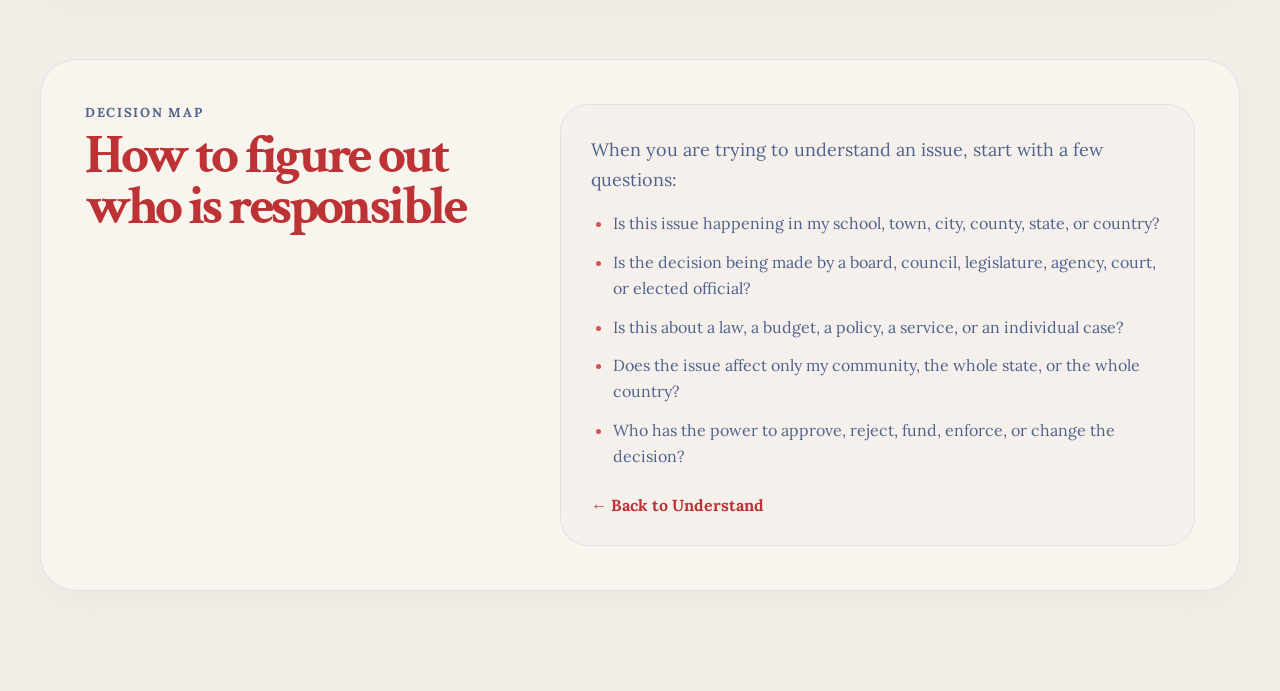
<file: levels.html>
<!DOCTYPE html>
<html lang="en">
<head>
  <meta charset="UTF-8" />
  <meta name="viewport" content="width=device-width, initial-scale=1.0" />
  <title>Understanding the Levels of Government | Civics Lantern</title>
  <link rel="stylesheet" href="style.css?v=30" />
</head>
<body>
  <div id="scroll-progress"></div>

  <header class="hero deep-page-hero levels-hero">
    <nav class="nav">
      <a class="logo" href="index.html">Civics Lantern</a>
      <button class="menu-button" aria-label="Open navigation">☰</button>
      <div class="nav-links">
        <a class="active" href="understand.html">Understand</a>
        <a href="browse.html">Browse</a>
        <a href="act.html">Act</a>
        <a href="index.html#about">About</a>
      </div>
    </nav>

    <section class="page-title left slide-left">
      <p class="eyebrow">Understand / The Basics</p>
      <h1>Understanding the Levels of Government</h1>
      <p>
        Civic issues usually have a “where” before they have a “who.”
      </p>
    </section>
  </header>

  <main>
    <section class="levels-intro section reveal">
      <div class="levels-intro-copy">
        <h2>Where is the decision being made?</h2>
        <p>
          When something affects your life, it is not always obvious which part of government is responsible
          for it. Some issues are handled locally. Some are decided at the state level. Others are controlled
          by the federal government. Many issues involve more than one level at the same time.
        </p>
      </div>

      <div class="levels-intro-card">
        <div class="dot"></div>
        <h3>The basic idea</h3>
        <p>
          Local, state, and federal governments do not all do the same job. They each have different
          responsibilities, and they often interact with each other.
        </p>
      </div>
    </section>

    <section class="power-stack section reveal" aria-label="Levels of government">
      <article class="power-layer local-layer">
        <span>01</span>
        <h2>Local government</h2>
        <p>Handles many decisions closest to daily life.</p>
      </article>

      <article class="power-layer state-layer">
        <span>02</span>
        <h2>State government</h2>
        <p>Sets many rules and systems across the state.</p>
      </article>

      <article class="power-layer federal-layer">
        <span>03</span>
        <h2>Federal government</h2>
        <p>Handles national laws, programs, and responsibilities.</p>
      </article>
    </section>

    <section class="levels-detail section">
      <article class="level-explain reveal">
        <div class="level-marker">Local</div>
        <div>
          <h2>Local government</h2>
          <p>
            Local government often handles decisions that affect your immediate community.
          </p>
          <p>
            This can include things like schools, roads, libraries, public safety, zoning, local taxes,
            emergency services, parks, public meetings, and community programs.
          </p>
          <p>
            Local government matters because it is often the easiest level to access. Meetings may be open
            to the public, officials may represent smaller communities, and decisions may affect places you
            interact with every day.
          </p>
        </div>
      </article>

      <article class="level-explain reveal">
        <div class="level-marker">State</div>
        <div>
          <h2>State government</h2>
          <p>
            State government makes decisions that apply across the entire state.
          </p>
          <p>
            This can include education policy, state budgets, healthcare programs, transportation, criminal
            justice, voting rules, state courts, environmental rules, and many public services.
          </p>
          <p>
            State government matters because it sets the foundation local governments have to work within.
            A school board may make district decisions, for example, but state law can shape funding,
            curriculum requirements, graduation rules, and testing policies.
          </p>
        </div>
      </article>

      <article class="level-explain reveal">
        <div class="level-marker">Federal</div>
        <div>
          <h2>Federal government</h2>
          <p>
            The federal government handles issues that affect the country as a whole.
          </p>
          <p>
            This can include national defense, federal taxes, immigration, civil rights, federal courts,
            interstate commerce, federal programs, foreign policy, and national laws.
          </p>
          <p>
            Federal government matters because it can set national standards, protect constitutional rights,
            fund major programs, and make decisions that apply across all states.
          </p>
        </div>
      </article>
    </section>

    <section class="shared-power section reveal">
      <div class="shared-copy">
        <p class="section-kicker">Shared responsibility</p>
        <h2>Sometimes more than one level is involved.</h2>
        <p>
          Many civic issues do not belong to only one level of government. Education can involve local
          school boards, state education departments, state legislatures, and federal funding or civil rights
          rules. Transportation can involve city streets, county roads, state highways, and federal
          infrastructure funding. Voting can involve local election offices, state election laws, and federal
          voting protections.
        </p>
        <p>
          This is why civic issues can feel confusing. The same issue may have different decision-makers
          at different levels.
        </p>
      </div>

      <div class="shared-examples">
        <article>
          <span>Education</span>
          <p>Local school boards, state education departments, state legislatures, and federal rules or funding.</p>
        </article>

        <article>
          <span>Transportation</span>
          <p>City streets, county roads, state highways, and federal infrastructure funding.</p>
        </article>

        <article>
          <span>Voting</span>
          <p>Local election offices, state election laws, and federal voting protections.</p>
        </article>
      </div>
    </section>

    <section class="responsibility-check section reveal">
      <div class="check-heading">
        <p class="section-kicker">Decision map</p>
        <h2>How to figure out who is responsible</h2>
      </div>

      <div class="checklist-card">
        <p>When you are trying to understand an issue, start with a few questions:</p>
        <ul>
          <li>Is this issue happening in my school, town, city, county, state, or country?</li>
          <li>Is the decision being made by a board, council, legislature, agency, court, or elected official?</li>
          <li>Is this about a law, a budget, a policy, a service, or an individual case?</li>
          <li>Does the issue affect only my community, the whole state, or the whole country?</li>
          <li>Who has the power to approve, reject, fund, enforce, or change the decision?</li>
        </ul>
        <a class="back-link" href="understand.html">← Back to Understand</a>
      </div>
    </section>
  </main>

  <script src="script.js?v=30"></script>
</body>
</html>
</file>
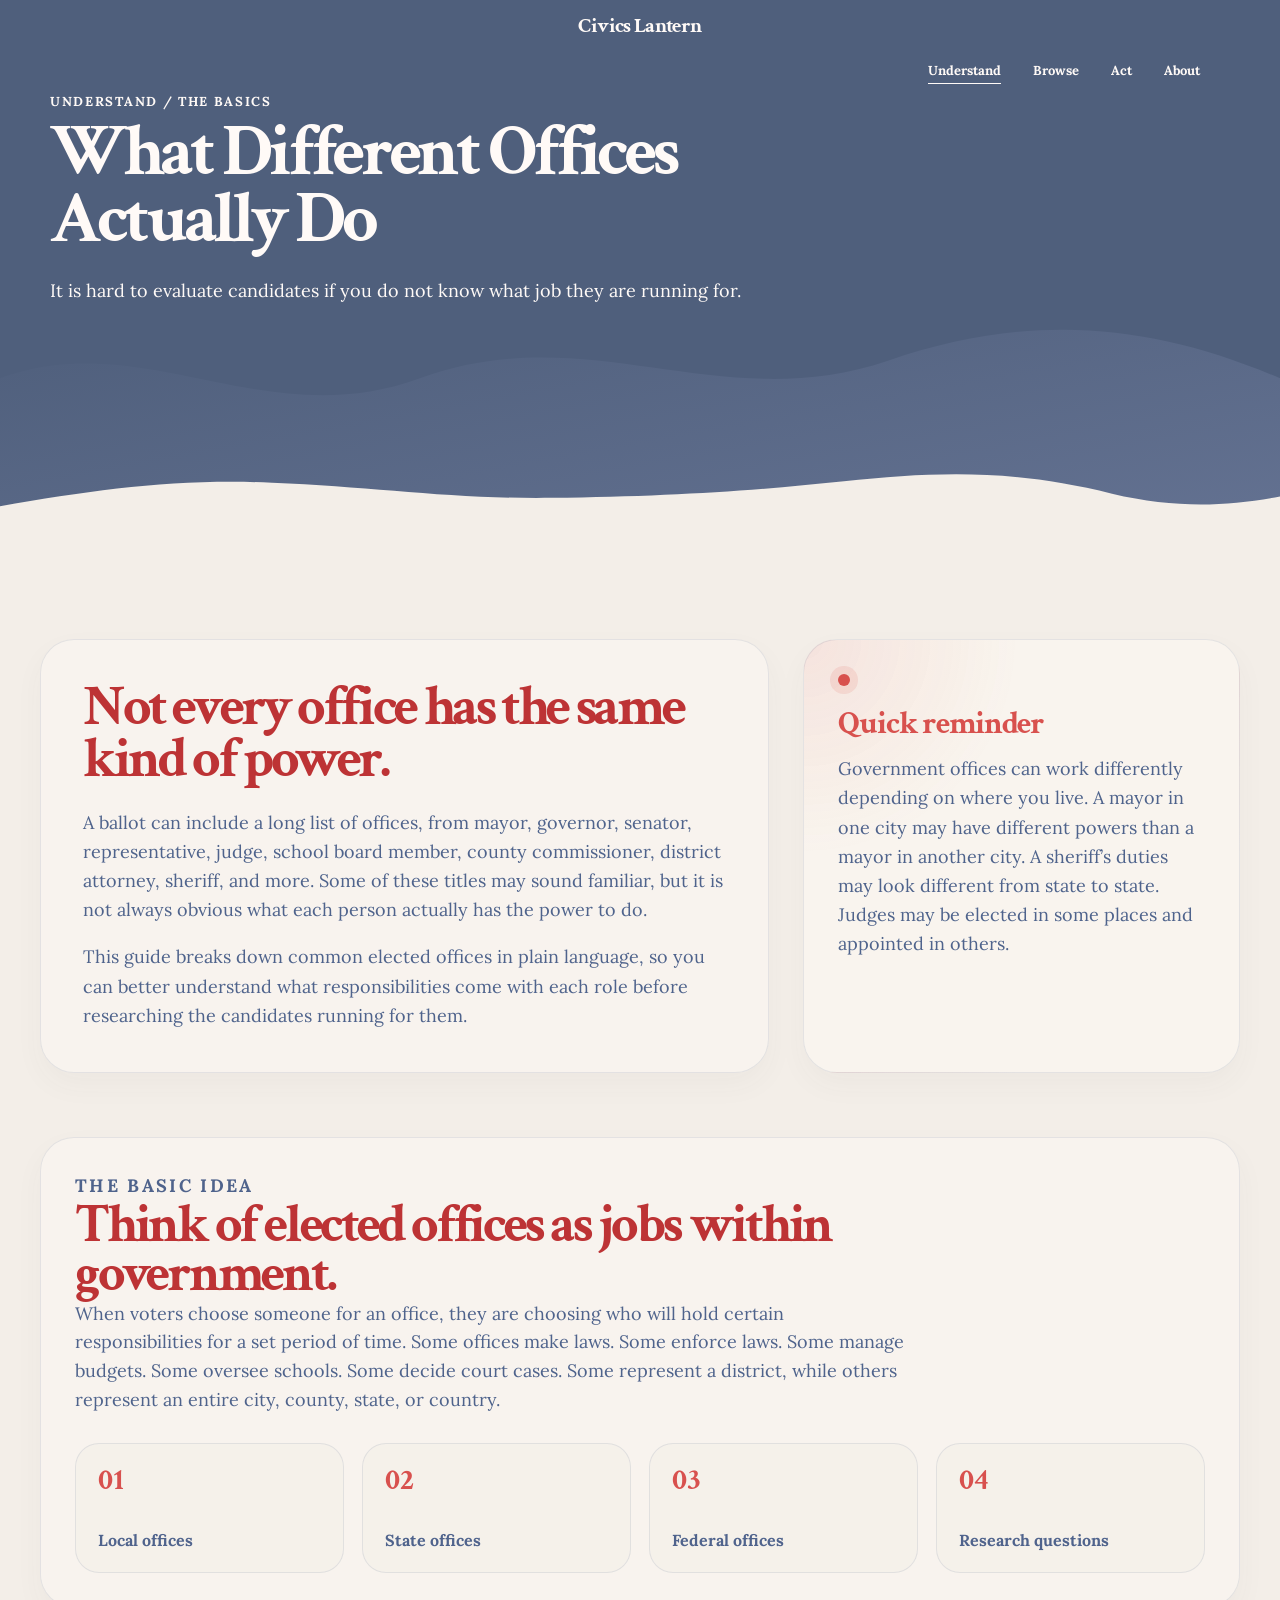
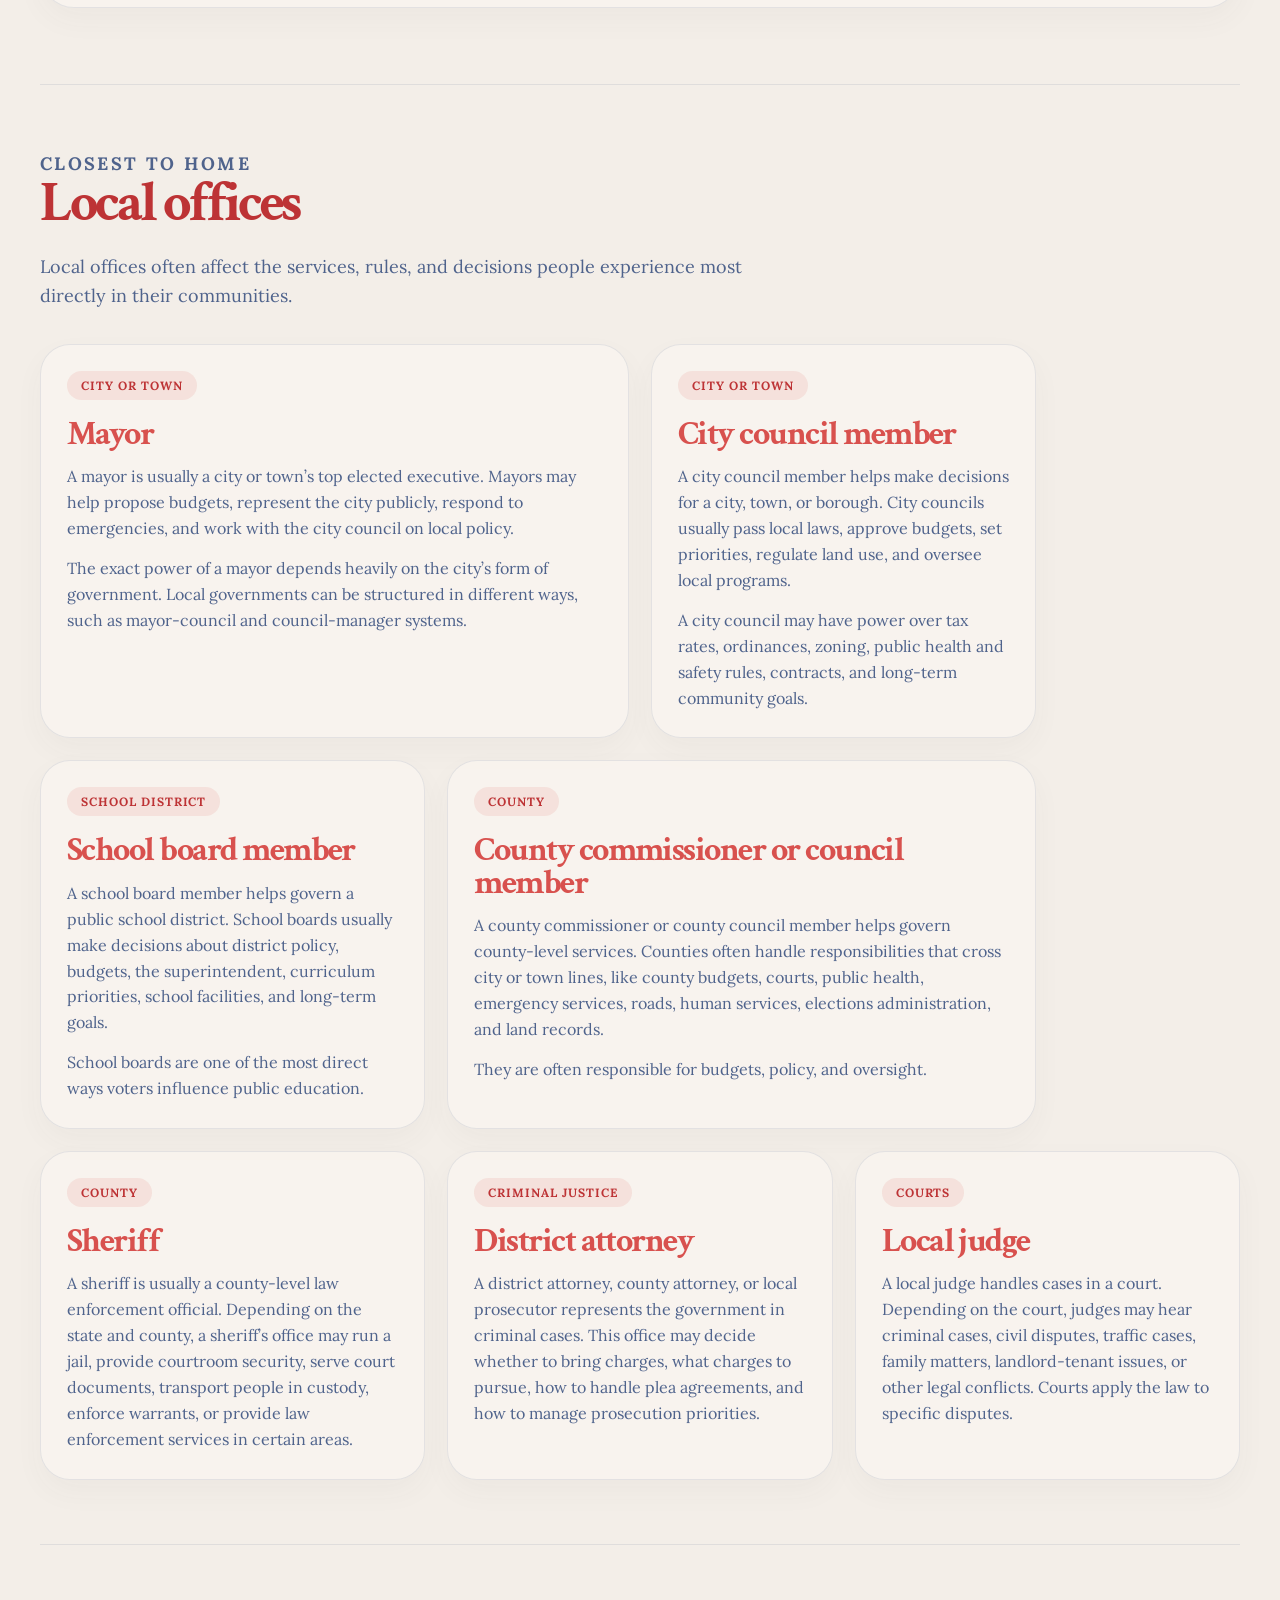
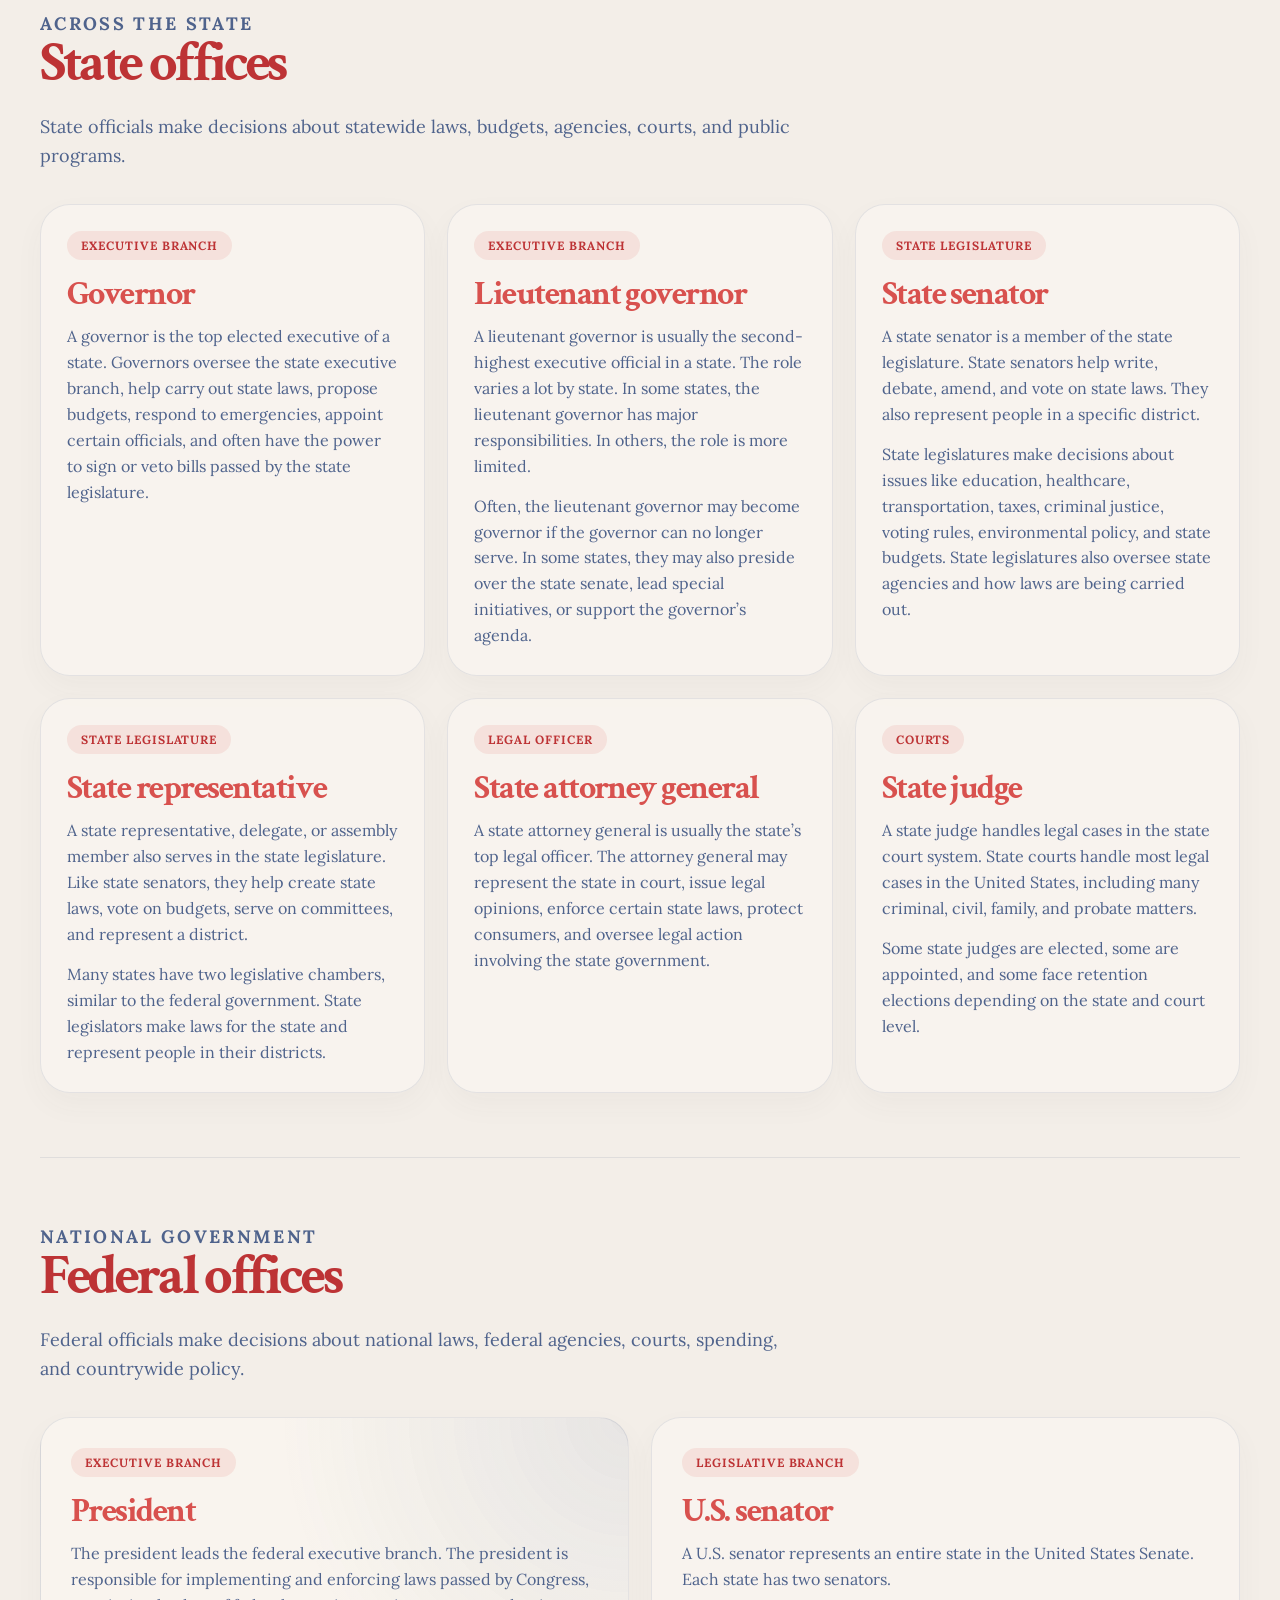
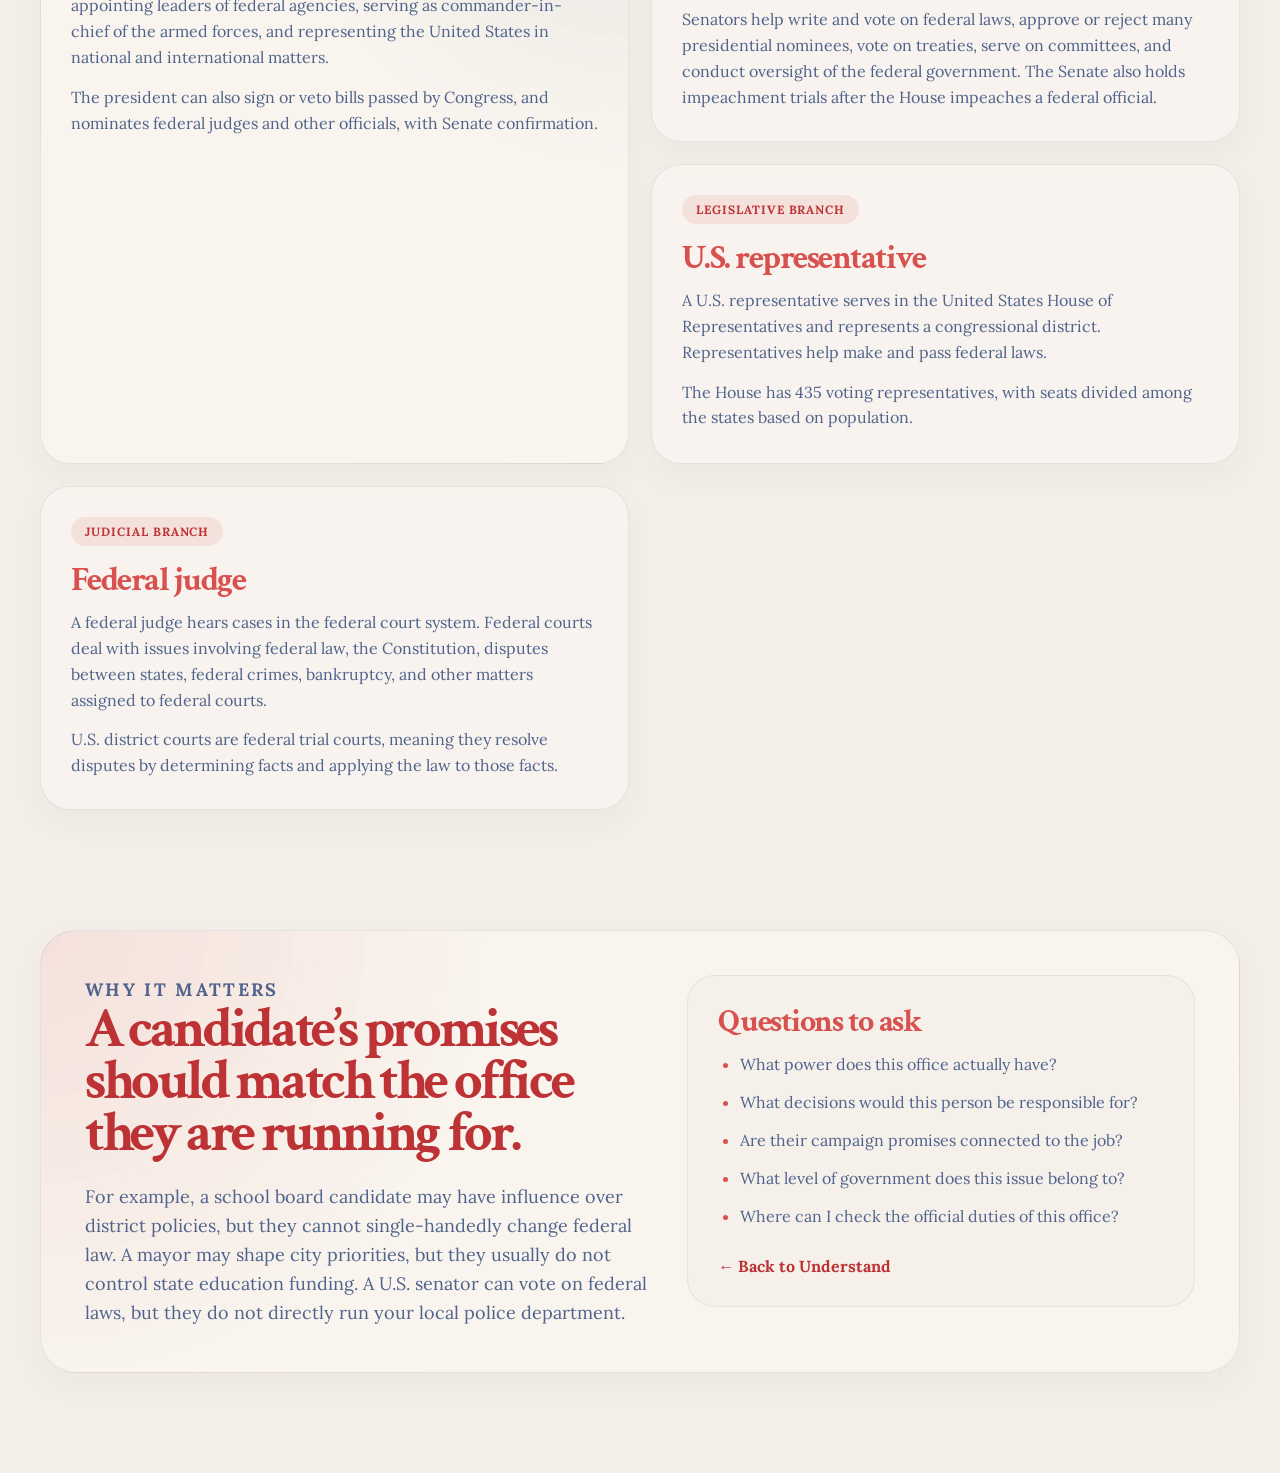
<file: offices.html>
<!DOCTYPE html>
<html lang="en">
<head>
  <meta charset="UTF-8" />
  <meta name="viewport" content="width=device-width, initial-scale=1.0" />
  <title>What Different Offices Actually Do | Civics Lantern</title>
  <link rel="stylesheet" href="style.css?v=30" />
</head>
<body>
  <div id="scroll-progress"></div>

  <header class="hero deep-page-hero offices-hero">
    <nav class="nav">
      <a class="logo" href="index.html">Civics Lantern</a>
      <button class="menu-button" aria-label="Open navigation">☰</button>
      <div class="nav-links">
        <a class="active" href="understand.html">Understand</a>
        <a href="browse.html">Browse</a>
        <a href="act.html">Act</a>
        <a href="index.html#about">About</a>
      </div>
    </nav>

    <section class="page-title left slide-left">
      <p class="eyebrow">Understand / The Basics</p>
      <h1>What Different Offices Actually Do</h1>
      <p>
        It is hard to evaluate candidates if you do not know what job they are running for.
      </p>
    </section>
  </header>

  <main>
    <section class="offices-intro section reveal">
      <div class="intro-panel">
        <h2>Not every office has the same kind of power.</h2>
        <p>
          A ballot can include a long list of offices, from mayor, governor, senator, representative,
          judge, school board member, county commissioner, district attorney, sheriff, and more. Some
          of these titles may sound familiar, but it is not always obvious what each person actually
          has the power to do.
        </p>
        <p>
          This guide breaks down common elected offices in plain language, so you can better understand
          what responsibilities come with each role before researching the candidates running for them.
        </p>
      </div>

      <aside class="context-card">
        <div class="dot"></div>
        <h3>Quick reminder</h3>
        <p>
          Government offices can work differently depending on where you live. A mayor in one city may
          have different powers than a mayor in another city. A sheriff’s duties may look different from
          state to state. Judges may be elected in some places and appointed in others.
        </p>
      </aside>
    </section>

    <section class="office-map section reveal">
      <div class="section-heading">
        <p class="section-kicker">The basic idea</p>
        <h2>Think of elected offices as jobs within government.</h2>
        <p>
          When voters choose someone for an office, they are choosing who will hold certain responsibilities
          for a set period of time. Some offices make laws. Some enforce laws. Some manage budgets. Some
          oversee schools. Some decide court cases. Some represent a district, while others represent an
          entire city, county, state, or country.
        </p>
      </div>

      <div class="office-jump-grid" aria-label="Jump to office categories">
        <a href="#local-offices"><span>01</span>Local offices</a>
        <a href="#state-offices"><span>02</span>State offices</a>
        <a href="#federal-offices"><span>03</span>Federal offices</a>
        <a href="#candidate-research"><span>04</span>Research questions</a>
      </div>
    </section>

    <section class="office-section section reveal" id="local-offices">
      <div class="office-section-heading">
        <p class="section-kicker">Closest to home</p>
        <h2>Local offices</h2>
        <p>
          Local offices often affect the services, rules, and decisions people experience most directly
          in their communities.
        </p>
      </div>

      <div class="role-grid">
        <article class="role-card reveal"><span class="role-tag">City or town</span><h3>Mayor</h3><p>A mayor is usually a city or town’s top elected executive. Mayors may help propose budgets, represent the city publicly, respond to emergencies, and work with the city council on local policy.</p><p>The exact power of a mayor depends heavily on the city’s form of government. Local governments can be structured in different ways, such as mayor-council and council-manager systems.</p></article>
        <article class="role-card reveal"><span class="role-tag">City or town</span><h3>City council member</h3><p>A city council member helps make decisions for a city, town, or borough. City councils usually pass local laws, approve budgets, set priorities, regulate land use, and oversee local programs.</p><p>A city council may have power over tax rates, ordinances, zoning, public health and safety rules, contracts, and long-term community goals.</p></article>
        <article class="role-card reveal"><span class="role-tag">School district</span><h3>School board member</h3><p>A school board member helps govern a public school district. School boards usually make decisions about district policy, budgets, the superintendent, curriculum priorities, school facilities, and long-term goals.</p><p>School boards are one of the most direct ways voters influence public education.</p></article>
        <article class="role-card reveal"><span class="role-tag">County</span><h3>County commissioner or council member</h3><p>A county commissioner or county council member helps govern county-level services. Counties often handle responsibilities that cross city or town lines, like county budgets, courts, public health, emergency services, roads, human services, elections administration, and land records.</p><p>They are often responsible for budgets, policy, and oversight.</p></article>
        <article class="role-card reveal"><span class="role-tag">County</span><h3>Sheriff</h3><p>A sheriff is usually a county-level law enforcement official. Depending on the state and county, a sheriff’s office may run a jail, provide courtroom security, serve court documents, transport people in custody, enforce warrants, or provide law enforcement services in certain areas.</p></article>
        <article class="role-card reveal"><span class="role-tag">Criminal justice</span><h3>District attorney</h3><p>A district attorney, county attorney, or local prosecutor represents the government in criminal cases. This office may decide whether to bring charges, what charges to pursue, how to handle plea agreements, and how to manage prosecution priorities.</p></article>
        <article class="role-card reveal"><span class="role-tag">Courts</span><h3>Local judge</h3><p>A local judge handles cases in a court. Depending on the court, judges may hear criminal cases, civil disputes, traffic cases, family matters, landlord-tenant issues, or other legal conflicts. Courts apply the law to specific disputes.</p></article>
      </div>
    </section>

    <section class="office-section section reveal" id="state-offices">
      <div class="office-section-heading">
        <p class="section-kicker">Across the state</p>
        <h2>State offices</h2>
        <p>State officials make decisions about statewide laws, budgets, agencies, courts, and public programs.</p>
      </div>
      <div class="role-grid state-grid">
        <article class="role-card reveal"><span class="role-tag">Executive branch</span><h3>Governor</h3><p>A governor is the top elected executive of a state. Governors oversee the state executive branch, help carry out state laws, propose budgets, respond to emergencies, appoint certain officials, and often have the power to sign or veto bills passed by the state legislature.</p></article>
        <article class="role-card reveal"><span class="role-tag">Executive branch</span><h3>Lieutenant governor</h3><p>A lieutenant governor is usually the second-highest executive official in a state. The role varies a lot by state. In some states, the lieutenant governor has major responsibilities. In others, the role is more limited.</p><p>Often, the lieutenant governor may become governor if the governor can no longer serve. In some states, they may also preside over the state senate, lead special initiatives, or support the governor’s agenda.</p></article>
        <article class="role-card reveal"><span class="role-tag">State legislature</span><h3>State senator</h3><p>A state senator is a member of the state legislature. State senators help write, debate, amend, and vote on state laws. They also represent people in a specific district.</p><p>State legislatures make decisions about issues like education, healthcare, transportation, taxes, criminal justice, voting rules, environmental policy, and state budgets. State legislatures also oversee state agencies and how laws are being carried out.</p></article>
        <article class="role-card reveal"><span class="role-tag">State legislature</span><h3>State representative</h3><p>A state representative, delegate, or assembly member also serves in the state legislature. Like state senators, they help create state laws, vote on budgets, serve on committees, and represent a district.</p><p>Many states have two legislative chambers, similar to the federal government. State legislators make laws for the state and represent people in their districts.</p></article>
        <article class="role-card reveal"><span class="role-tag">Legal officer</span><h3>State attorney general</h3><p>A state attorney general is usually the state’s top legal officer. The attorney general may represent the state in court, issue legal opinions, enforce certain state laws, protect consumers, and oversee legal action involving the state government.</p></article>
        <article class="role-card reveal"><span class="role-tag">Courts</span><h3>State judge</h3><p>A state judge handles legal cases in the state court system. State courts handle most legal cases in the United States, including many criminal, civil, family, and probate matters.</p><p>Some state judges are elected, some are appointed, and some face retention elections depending on the state and court level.</p></article>
      </div>
    </section>

    <section class="office-section section reveal" id="federal-offices">
      <div class="office-section-heading">
        <p class="section-kicker">National government</p>
        <h2>Federal offices</h2>
        <p>Federal officials make decisions about national laws, federal agencies, courts, spending, and countrywide policy.</p>
      </div>
      <div class="federal-feature-grid">
        <article class="federal-card reveal"><span class="role-tag">Executive branch</span><h3>President</h3><p>The president leads the federal executive branch. The president is responsible for implementing and enforcing laws passed by Congress, appointing leaders of federal agencies, serving as commander-in-chief of the armed forces, and representing the United States in national and international matters.</p><p>The president can also sign or veto bills passed by Congress, and nominates federal judges and other officials, with Senate confirmation.</p></article>
        <article class="federal-card reveal"><span class="role-tag">Legislative branch</span><h3>U.S. senator</h3><p>A U.S. senator represents an entire state in the United States Senate. Each state has two senators.</p><p>Senators help write and vote on federal laws, approve or reject many presidential nominees, vote on treaties, serve on committees, and conduct oversight of the federal government. The Senate also holds impeachment trials after the House impeaches a federal official.</p></article>
        <article class="federal-card reveal"><span class="role-tag">Legislative branch</span><h3>U.S. representative</h3><p>A U.S. representative serves in the United States House of Representatives and represents a congressional district. Representatives help make and pass federal laws.</p><p>The House has 435 voting representatives, with seats divided among the states based on population.</p></article>
        <article class="federal-card reveal"><span class="role-tag">Judicial branch</span><h3>Federal judge</h3><p>A federal judge hears cases in the federal court system. Federal courts deal with issues involving federal law, the Constitution, disputes between states, federal crimes, bankruptcy, and other matters assigned to federal courts.</p><p>U.S. district courts are federal trial courts, meaning they resolve disputes by determining facts and applying the law to those facts.</p></article>
      </div>
    </section>

    <section class="candidate-research section reveal" id="candidate-research">
      <div class="research-copy">
        <p class="section-kicker">Why it matters</p>
        <h2>A candidate’s promises should match the office they are running for.</h2>
        <p>For example, a school board candidate may have influence over district policies, but they cannot single-handedly change federal law. A mayor may shape city priorities, but they usually do not control state education funding. A U.S. senator can vote on federal laws, but they do not directly run your local police department.</p>
      </div>
      <div class="question-card">
        <h3>Questions to ask</h3>
        <ul>
          <li>What power does this office actually have?</li>
          <li>What decisions would this person be responsible for?</li>
          <li>Are their campaign promises connected to the job?</li>
          <li>What level of government does this issue belong to?</li>
          <li>Where can I check the official duties of this office?</li>
        </ul>
        <a class="back-link" href="understand.html">← Back to Understand</a>
      </div>
    </section>
  </main>

  <script src="script.js?v=30"></script>
</body>
</html>
</file>
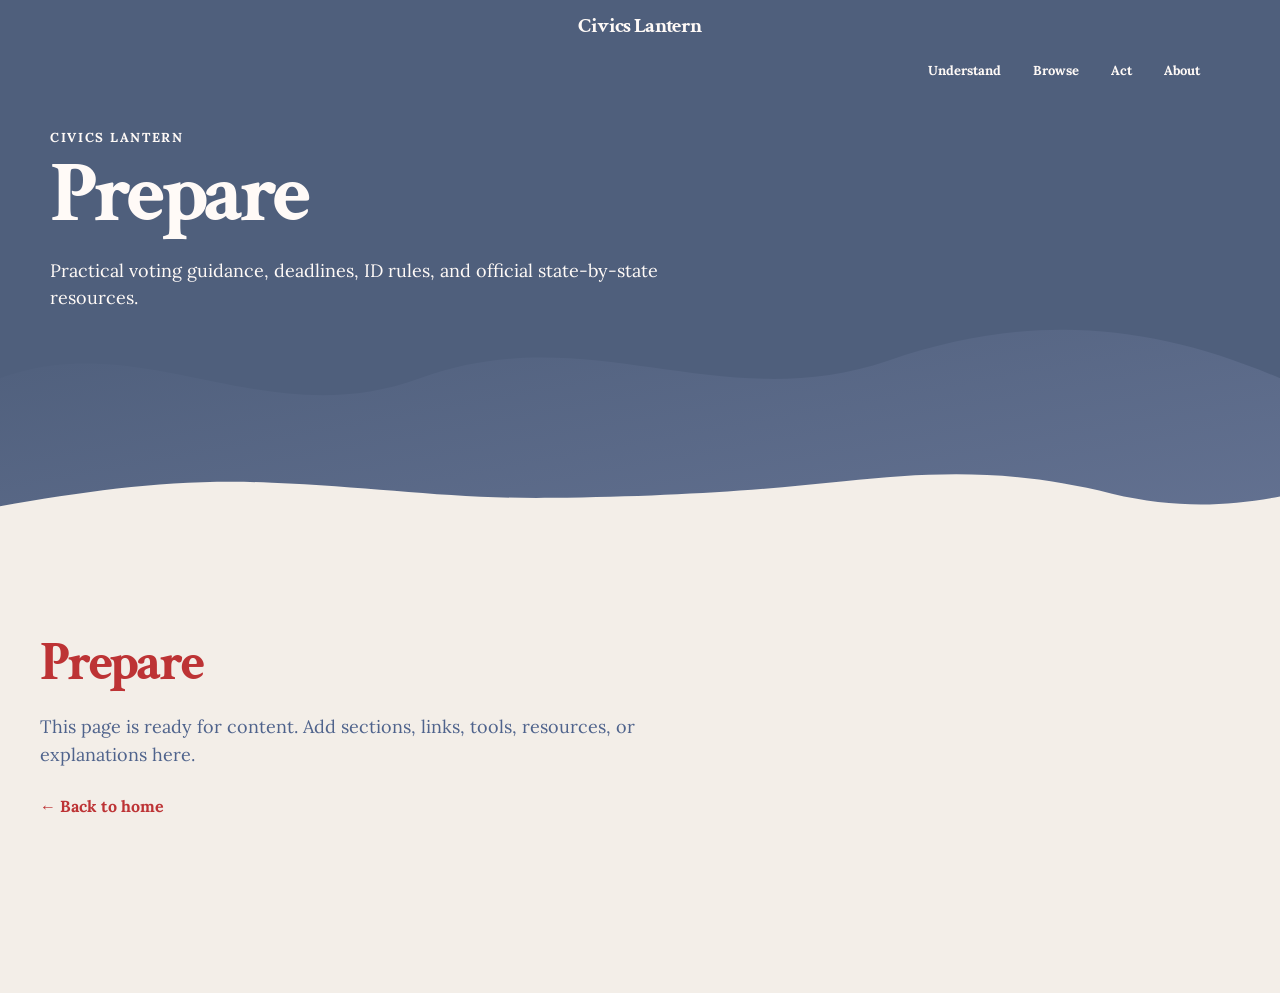
<file: prepare.html>
<!DOCTYPE html>
<html lang="en">
<head>
  <meta charset="UTF-8" />
  <meta name="viewport" content="width=device-width, initial-scale=1.0" />
  <title>Prepare | Civics Lantern</title>
  <link rel="stylesheet" href="style.css?v=30" />
</head>
<body>
  <header class="hero page-hero">
    <nav class="nav">
      <a class="logo" href="index.html">Civics Lantern</a>
      <button class="menu-button" aria-label="Open navigation">☰</button>
      <div class="nav-links">
        <a href="understand.html">Understand</a>
        <a href="browse.html">Browse</a>
        <a href="act.html">Act</a>
        <a href="index.html#about">About</a>
      </div>
    </nav>

    <section class="page-title left slide-left">
      <p class="eyebrow">Civics Lantern</p>
      <h1>Prepare</h1>
      <p>Practical voting guidance, deadlines, ID rules, and official state-by-state resources.</p>
    </section>
  </header>

  <main>
    <section class="placeholder-page section reveal">
      <h2>Prepare</h2>
      <p>
        This page is ready for content. Add sections, links, tools, resources, or explanations here.
      </p>
      <a class="back-link" href="index.html">← Back to home</a>
    </section>
  </main>

  <script src="script.js?v=30"></script>
</body>
</html>
</file>
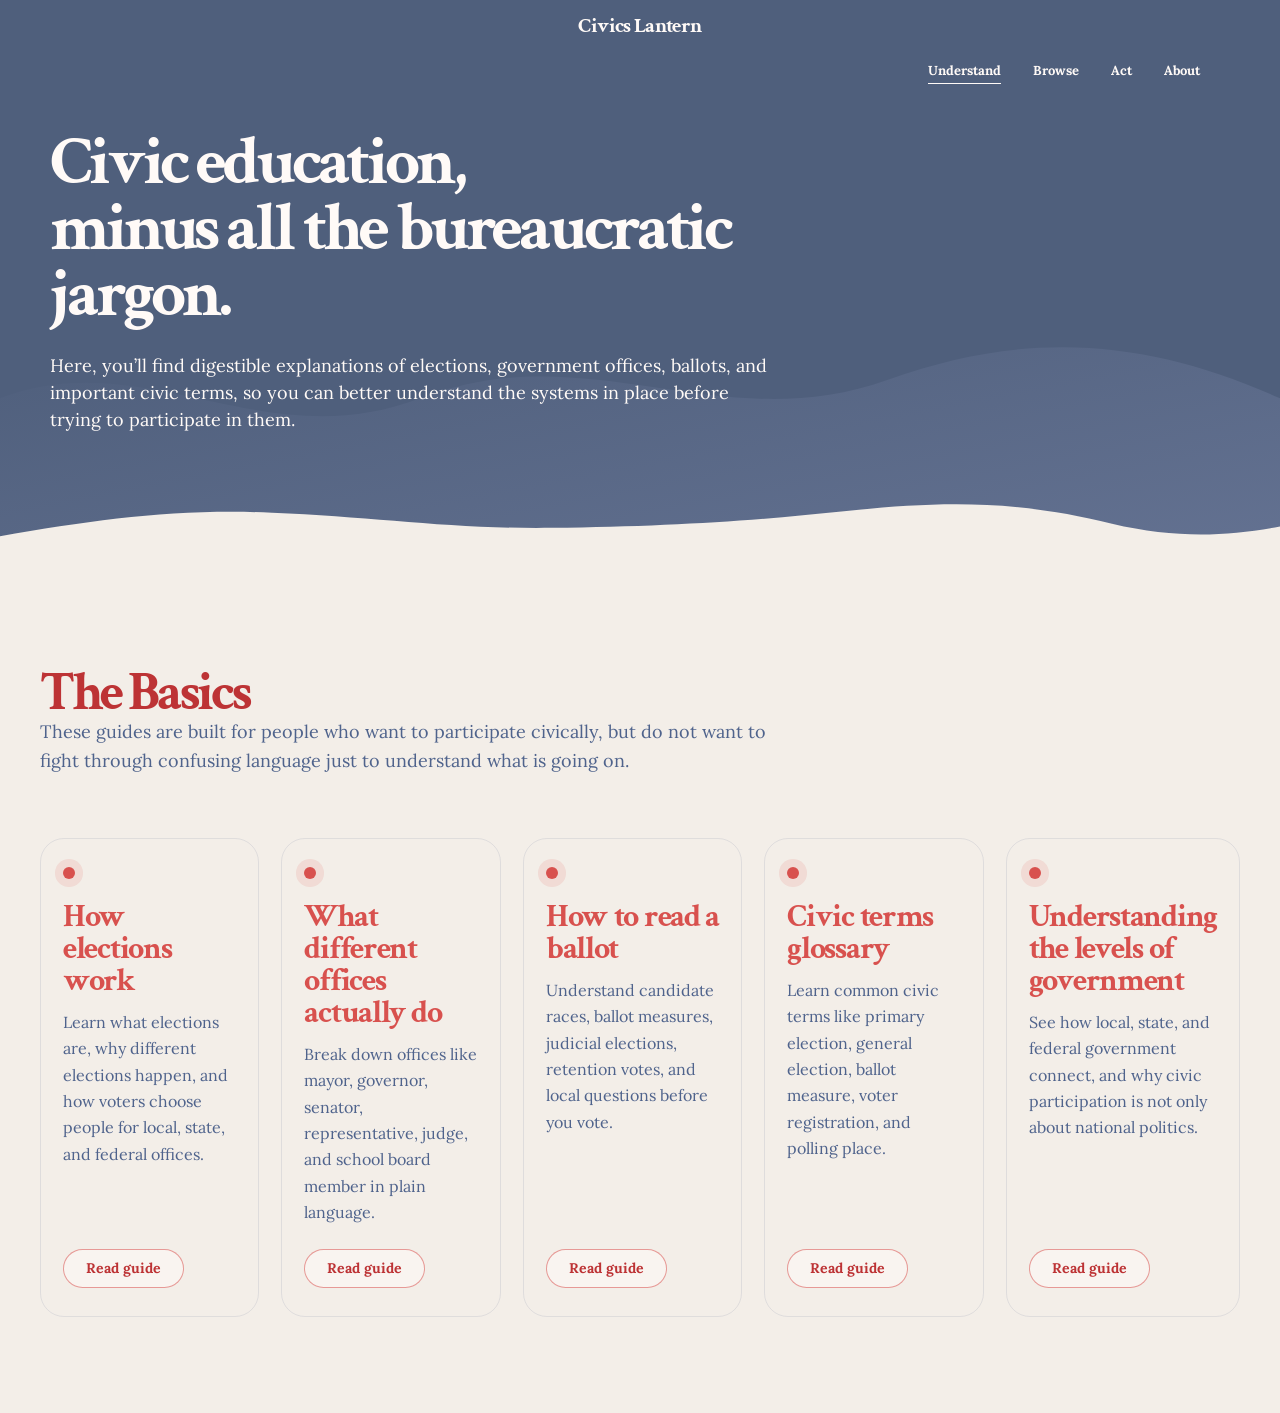
<file: understand.html>
<!DOCTYPE html>
<html lang="en">
<head>
  <meta charset="UTF-8" />
  <meta name="viewport" content="width=device-width, initial-scale=1.0" />
  <title>Understand | Civics Lantern</title>
  <link rel="stylesheet" href="style.css?v=30" />
</head>
<body>
  <div id="scroll-progress"></div>

  <header class="hero page-hero understand-hero">
    <nav class="nav">
      <a class="logo" href="index.html">Civics Lantern</a>
      <button class="menu-button" aria-label="Open navigation">☰</button>
      <div class="nav-links">
        <a class="active" href="understand.html">Understand</a>
        <a href="browse.html">Browse</a>
        <a href="act.html">Act</a>
        <a href="index.html#about">About</a>
      </div>
    </nav>

    <section class="page-title left slide-left">
      <h1>Civic education,<br>minus all the bureaucratic jargon.</h1>
      <p>
        Here, you’ll find digestible explanations of elections, government offices, ballots,
        and important civic terms, so you can better understand the systems in place before
        trying to participate in them.
      </p>
    </section>
  </header>

  <main>
    <section class="basic-intro section reveal">
      <div class="section-heading">
        <h2>The Basics</h2>
        <p>
          These guides are built for people who want to participate civically, but do not
          want to fight through confusing language just to understand what is going on.
        </p>
      </div>
    </section>

    <section class="basics-grid section">
      <article class="basic-card reveal">
        <div class="dot"></div>
        <h3><a href="elections.html">How elections work</a></h3>
        <p>
          Learn what elections are, why different elections happen, and how voters choose
          people for local, state, and federal offices.
        </p>
        <a class="soft-button" href="elections.html">Read guide</a>
      </article>

      <article class="basic-card reveal">
        <div class="dot"></div>
        <h3><a href="offices.html">What different offices actually do</a></h3>
        <p>
          Break down offices like mayor, governor, senator, representative, judge, and school
          board member in plain language.
        </p>
        <a class="soft-button" href="offices.html">Read guide</a>
      </article>

      <article class="basic-card reveal">
        <div class="dot"></div>
        <h3><a href="ballot.html">How to read a ballot</a></h3>
        <p>
          Understand candidate races, ballot measures, judicial elections, retention votes,
          and local questions before you vote.
        </p>
        <a class="soft-button" href="ballot.html">Read guide</a>
      </article>

      <article class="basic-card reveal">
        <div class="dot"></div>
        <h3><a href="glossary.html">Civic terms glossary</a></h3>
        <p>
          Learn common civic terms like primary election, general election, ballot measure,
          voter registration, and polling place.
        </p>
        <a class="soft-button" href="glossary.html">Read guide</a>
      </article>

      <article class="basic-card reveal">
        <div class="dot"></div>
        <h3><a href="levels.html">Understanding the levels of government</a></h3>
        <p>
          See how local, state, and federal government connect, and why civic participation
          is not only about national politics.
        </p>
        <a class="soft-button" href="levels.html">Read guide</a>
      </article>
    </section>
  </main>

  <script src="script.js?v=30"></script>
</body>
</html>
</file>
<file: style.css>
@import url('https://fonts.googleapis.com/css2?family=Crimson+Text:wght@600;700&family=Lora:wght@400;500;600;700&display=swap');

:root {
  --blue-dark: #657393;
  --blue-mid: #7d8aa5;
  --cream: #f3eee8;
  --cream-card: #faf6f0;
  --red: #bd3335;
  --red-soft: #d8514e;
  --text-blue: #4f638c;
  --white: #fffaf7;
  --shadow: 0 20px 45px rgba(80, 70, 65, 0.09);
  --soft-border: rgba(101, 115, 147, 0.14);
}

* {
  box-sizing: border-box;
}

html {
  scroll-behavior: smooth;
}

body {
  margin: 0;
  background: var(--cream);
  color: var(--text-blue);
  font-family: "Lora", Georgia, serif;
}

#scroll-progress {
  position: fixed;
  left: 0;
  top: 0;
  height: 4px;
  width: 0;
  background: linear-gradient(90deg, var(--red-soft), var(--blue-dark));
  z-index: 30;
}

.hero {
  color: var(--white);
  position: relative;
  overflow: hidden;
  background:
    radial-gradient(70% 95% at -8% 88%, transparent 0 38%, rgba(255,255,255,0.18) 39% 45%, transparent 46%),
    radial-gradient(80% 110% at 10% 95%, transparent 0 48%, rgba(255,255,255,0.12) 49% 56%, transparent 57%),
    radial-gradient(90% 120% at 18% 70%, transparent 0 52%, rgba(255,255,255,0.09) 53% 60%, transparent 61%),
    radial-gradient(80% 90% at 100% 92%, transparent 0 31%, rgba(255,255,255,0.14) 32% 40%, transparent 41%),
    radial-gradient(90% 110% at 100% 35%, rgba(255,255,255,0.12) 0 23%, transparent 24%),
    linear-gradient(90deg, #6f7d9d 0%, #637291 55%, #74819c 100%);
}

.home-hero {
  min-height: 390px;
}

.page-hero {
  min-height: 365px;
}

.deep-page-hero {
  min-height: 410px;
}

.understand-hero {
  min-height: 520px;
}

.understand-hero .page-title.left {
  margin-top: 56px;
}

.understand-hero .page-title h1 {
  font-size: clamp(48px, 5.4vw, 78px);
  line-height: 0.96;
}

.understand-hero .page-title p:last-child {
  max-width: 720px;
  margin-top: 24px;
}

.hero::after {
  content: "";
  position: absolute;
  left: -2%;
  right: -2%;
  bottom: -1px;
  height: 62px;
  background: var(--cream);
  clip-path: polygon(0 40%, 20% 20%, 45% 28%, 72% 62%, 100% 42%, 100% 100%, 0 100%);
}

.nav {
  width: min(1120px, calc(100% - 48px));
  margin: 0 auto;
  padding-top: 12px;
  display: flex;
  align-items: center;
  justify-content: center;
  position: relative;
  z-index: 2;
}

.logo {
  color: var(--white);
  text-decoration: none;
  font-family: "Crimson Text", Georgia, serif;
  font-size: 21px;
  font-weight: 700;
  letter-spacing: -0.03em;
  transition: transform 0.25s ease, opacity 0.25s ease;
}

.logo:hover {
  transform: translateY(-2px);
  opacity: 0.92;
}

.nav-links {
  position: absolute;
  right: 0;
  top: 62px;
  display: flex;
  gap: 32px;
}

.nav-links a {
  color: var(--white);
  text-decoration: none;
  font-size: 13px;
  font-weight: 700;
  position: relative;
}

.nav-links a::after {
  content: "";
  position: absolute;
  left: 0;
  bottom: -5px;
  width: 0;
  height: 1px;
  background: var(--white);
  transition: width 0.25s ease;
}

.nav-links a:hover::after,
.nav-links a.active::after {
  width: 100%;
}

.menu-button {
  display: none;
  background: transparent;
  border: 0;
  color: var(--white);
  font-size: 28px;
  cursor: pointer;
}

.hero-text,
.page-title {
  width: min(900px, calc(100% - 40px));
  margin: 105px auto 0;
  text-align: center;
  position: relative;
  z-index: 2;
}

.page-title {
  margin-top: 72px;
}

.hero-text h1,
.page-title h1 {
  margin: 0;
  font-family: "Crimson Text", Georgia, serif;
  font-weight: 700;
}

.hero-text h1 {
  font-size: clamp(22px, 2.2vw, 28px);
  line-height: 1.02;
}

.page-title h1 {
  font-size: clamp(50px, 6.7vw, 88px);
  line-height: 0.9;
  letter-spacing: -0.06em;
}

.page-title.left {
  margin-left: max(40px, calc((100% - 1180px) / 2));
  margin-right: auto;
  text-align: left;
  width: min(780px, calc(100% - 80px));
}

.page-title p:last-child {
  max-width: 650px;
  margin: 18px auto 0;
  font-size: 18px;
  line-height: 1.5;
}

.page-title.left p:last-child {
  margin-left: 0;
  margin-right: 0;
}

.eyebrow,
.section-kicker {
  margin: 0 0 10px;
  font-size: 13px;
  font-weight: 700;
  letter-spacing: 0.13em;
  text-transform: uppercase;
}

.section {
  width: min(1280px, calc(100% - 80px));
  margin: 0 auto;
}

.mission {
  min-height: 365px;
  padding: 68px 0 42px;
  display: grid;
  grid-template-columns: 1.05fr 0.95fr;
  gap: 80px;
  align-items: start;
}

.mission h2,
.section-heading h2,
.article-block h2,
.basic-intro h2,
.placeholder-page h2 {
  margin: 0;
  color: var(--red);
  font-family: "Crimson Text", Georgia, serif;
  font-size: clamp(42px, 4.2vw, 64px);
  line-height: 0.92;
  letter-spacing: -0.06em;
}

.mission h2 {
  margin-bottom: 34px;
}

.mission p,
.section-heading p,
.article-block p,
.placeholder-page p {
  margin: 0;
  font-size: 18px;
  line-height: 1.6;
}

.mission p {
  max-width: 650px;
  line-height: 1.43;
}

blockquote {
  margin: 28px 0 0;
  color: var(--red);
  text-align: right;
  font-size: 18px;
  line-height: 1.35;
}

blockquote span {
  display: block;
}

.divider {
  width: min(1180px, calc(100% - 140px));
  height: 1px;
  margin: 0 auto;
  background: linear-gradient(90deg, transparent, #ef9e92, #657393, #ef9e92, transparent);
}

.pillars {
  padding: 60px 0 92px;
  display: grid;
  grid-template-columns: repeat(4, 1fr);
  gap: 38px;
  text-align: center;
}

.pillar-card,
.basic-card,
.article-card,
.level-card,
.type-card {
  background: transparent;
  border-radius: 24px;
  transition: transform 0.28s ease, background 0.28s ease, box-shadow 0.28s ease, border-color 0.28s ease;
}

.pillar-card {
  min-height: 252px;
  padding: 18px 22px 24px;
  display: flex;
  flex-direction: column;
  align-items: center;
}

.pillar-card:hover,
.basic-card:hover,
.article-card:hover,
.level-card:hover,
.type-card:hover {
  transform: translateY(-10px);
  background: var(--cream-card);
  box-shadow: var(--shadow);
}

.dot {
  width: 12px;
  height: 12px;
  background: var(--red-soft);
  border-radius: 999px;
  box-shadow: 0 0 0 8px rgba(216, 81, 78, 0.12);
  margin-bottom: 22px;
  transition: transform 0.28s ease, box-shadow 0.28s ease;
  flex: 0 0 auto;
}

.pillar-card:hover .dot,
.basic-card:hover .dot {
  transform: scale(1.2);
  box-shadow: 0 0 0 11px rgba(216, 81, 78, 0.13);
}

.pillar-card h3,
.basic-card h3,
.article-card h3,
.level-card h3,
.type-card h3 {
  margin: 0 0 12px;
  color: var(--red-soft);
  font-family: "Crimson Text", Georgia, serif;
  font-size: 32px;
  line-height: 1;
  letter-spacing: -0.04em;
}

.pillar-card p,
.basic-card p,
.article-card p,
.level-card p,
.type-card p {
  margin: 0;
  font-size: 16px;
  line-height: 1.65;
}

.explore-button,
.soft-button,
.back-link {
  display: inline-block;
  border-radius: 999px;
  text-decoration: none;
  font-weight: 700;
}

.explore-button,
.soft-button {
  padding: 9px 22px 10px;
  border: 1px solid rgba(216, 81, 78, 0.55);
  color: var(--red);
  background: rgba(255, 250, 247, 0.5);
  font-size: 14px;
  transition: background 0.25s ease, color 0.25s ease, transform 0.25s ease;
}

.explore-button {
  margin-top: auto;
  opacity: 0;
  transform: translateY(10px);
}

.pillar-card:hover .explore-button,
.pillar-card:focus-within .explore-button {
  opacity: 1;
  transform: translateY(0);
}

.explore-button:hover,
.soft-button:hover {
  background: var(--red-soft);
  color: var(--white);
  transform: translateY(-2px);
}

.back-link {
  color: var(--red);
}

.back-link:hover {
  text-decoration: underline;
}

/* Understand landing page */

.basic-intro {
  padding: 76px 0 34px;
}

.basic-intro .section-heading {
  width: min(760px, 100%);
}

.basics-grid {
  padding: 28px 0 96px;
  display: grid;
  grid-template-columns: repeat(5, 1fr);
  gap: 22px;
}

.basic-card {
  min-height: 270px;
  padding: 28px 22px;
  border: 1px solid var(--soft-border);
  display: flex;
  flex-direction: column;
}

.basic-card h3 a {
  color: inherit;
  text-decoration: none;
}

.basic-card h3 a:hover {
  text-decoration: underline;
}

.basic-card p {
  margin-bottom: 24px;
}

.basic-card .soft-button {
  margin-top: auto;
  width: fit-content;
}

/* Deep article pages */

.article-wrap {
  width: min(1180px, calc(100% - 80px));
  margin: 0 auto;
  padding: 72px 0 100px;
  display: grid;
  grid-template-columns: 250px 1fr;
  gap: 54px;
  align-items: start;
}

.chapter-nav {
  position: sticky;
  top: 28px;
  padding: 22px;
  border: 1px solid var(--soft-border);
  border-radius: 26px;
  background: rgba(250, 246, 240, 0.78);
  box-shadow: 0 14px 34px rgba(80, 70, 65, 0.05);
}

.chapter-nav p {
  margin: 0 0 12px;
  color: var(--red);
  font-family: "Crimson Text", Georgia, serif;
  font-size: 24px;
  font-weight: 700;
  letter-spacing: -0.04em;
}

.chapter-nav a {
  display: block;
  padding: 8px 0;
  color: var(--text-blue);
  text-decoration: none;
  font-size: 14px;
  line-height: 1.35;
  border-bottom: 1px solid rgba(101, 115, 147, 0.1);
  transition: color 0.2s ease, transform 0.2s ease;
}

.chapter-nav a:hover {
  color: var(--red);
  transform: translateX(4px);
}

.article-content {
  min-width: 0;
}

.article-block {
  padding: 38px;
  margin-bottom: 28px;
  border: 1px solid var(--soft-border);
  border-radius: 32px;
  background: rgba(250, 246, 240, 0.72);
  box-shadow: 0 12px 30px rgba(80, 70, 65, 0.04);
}

.article-block h2 {
  margin-bottom: 20px;
}

.article-block p + p {
  margin-top: 18px;
}

.article-block ul,
.article-block ol {
  margin: 18px 0 0;
  padding-left: 22px;
  font-size: 17px;
  line-height: 1.75;
}

.article-block li::marker {
  color: var(--red-soft);
  font-weight: 700;
}

.article-grid {
  display: grid;
  grid-template-columns: repeat(3, 1fr);
  gap: 22px;
  margin-top: 24px;
}

.type-grid {
  display: grid;
  grid-template-columns: repeat(2, 1fr);
  gap: 22px;
  margin-top: 24px;
}

.level-card,
.type-card,
.article-card {
  padding: 24px;
  border: 1px solid var(--soft-border);
  background: rgba(243, 238, 232, 0.56);
}

.level-card h3,
.type-card h3,
.article-card h3 {
  font-size: 28px;
}

.article-note {
  margin-top: 24px;
  padding: 22px;
  border-radius: 22px;
  background: rgba(216, 81, 78, 0.09);
  border: 1px solid rgba(216, 81, 78, 0.16);
}

.article-note p {
  font-size: 16px;
}

/* Placeholder pages */

.placeholder-page {
  min-height: 430px;
  padding: 76px 0 92px;
}

.placeholder-page h2 {
  margin-bottom: 24px;
}

.placeholder-page p {
  max-width: 660px;
  margin-bottom: 26px;
}

/* Animations */

.fade-in {
  animation: fadeIn 0.9s ease both;
}

.fade-up {
  animation: fadeUp 0.9s ease both;
}

.slide-left {
  animation: slideLeft 0.9s cubic-bezier(.19,1,.22,1) both;
}

.reveal {
  opacity: 0;
  transform: translateY(26px);
  transition: opacity 0.7s ease, transform 0.7s ease;
}

.reveal.visible {
  opacity: 1;
  transform: translateY(0);
}

.delay-1 {
  animation-delay: 0.08s;
}

.delay-2 {
  animation-delay: 0.18s;
}

.delay-3 {
  animation-delay: 0.28s;
}

.delay-4 {
  animation-delay: 0.38s;
}

@keyframes fadeIn {
  from {
    opacity: 0;
  }

  to {
    opacity: 1;
  }
}

@keyframes fadeUp {
  from {
    opacity: 0;
    transform: translateY(22px);
  }

  to {
    opacity: 1;
    transform: translateY(0);
  }
}

@keyframes slideLeft {
  from {
    opacity: 0;
    transform: translateX(-34px);
  }

  to {
    opacity: 1;
    transform: translateX(0);
  }
}

@media (prefers-reduced-motion: reduce) {
  *,
  *::before,
  *::after {
    animation: none !important;
    transition: none !important;
    scroll-behavior: auto !important;
  }
}

@media (max-width: 1080px) {
  .basics-grid {
    grid-template-columns: repeat(2, 1fr);
  }

  .article-wrap {
    grid-template-columns: 1fr;
  }

  .chapter-nav {
    position: static;
  }

  .chapter-nav a {
    display: inline-block;
    margin-right: 14px;
    border-bottom: 0;
  }
}

@media (max-width: 900px) {
  .hero,
  .page-hero,
  .deep-page-hero {
    min-height: 420px;
  }

  .understand-hero {
    min-height: 560px;
  }

  .understand-hero .page-title.left {
    margin-top: 42px;
  }

  .understand-hero .page-title h1 {
    font-size: clamp(42px, 11vw, 58px);
    line-height: 0.98;
  }

  .understand-hero .page-title p:last-child {
    font-size: 17px;
    line-height: 1.48;
    margin-top: 20px;
  }

  .nav {
    justify-content: space-between;
  }

  .menu-button {
    display: block;
  }

  .nav-links {
    display: none;
    position: absolute;
    top: 52px;
    right: 0;
    flex-direction: column;
    gap: 14px;
    background: rgba(67, 79, 108, 0.94);
    padding: 18px 22px;
    border-radius: 16px;
  }

  .nav-links.show {
    display: flex;
  }

  .hero-text {
    margin-top: 105px;
  }

  .page-title.left,
  .section,
  .article-wrap {
    width: min(100% - 38px, 720px);
    margin-left: auto;
    margin-right: auto;
  }

  .mission {
    grid-template-columns: 1fr;
    gap: 32px;
    padding-top: 52px;
  }

  blockquote {
    text-align: left;
    margin-top: 0;
  }

  .divider {
    width: min(100% - 56px, 720px);
  }

  .pillars,
  .basics-grid,
  .article-grid,
  .type-grid {
    grid-template-columns: 1fr;
    gap: 24px;
  }

  .pillar-card {
    min-height: auto;
    padding: 28px 22px;
  }

  .explore-button {
    opacity: 1;
    transform: none;
    margin-top: 18px;
  }

  .article-block {
    padding: 28px 22px;
  }
}


/* Offices guide page */

.offices-hero .page-title h1 {
  max-width: 820px;
}

.offices-intro {
  padding: 76px 0 44px;
  display: grid;
  grid-template-columns: 1.25fr 0.75fr;
  gap: 34px;
  align-items: stretch;
}

.intro-panel,
.context-card,
.office-map,
.role-card,
.federal-card,
.candidate-research {
  border: 1px solid var(--soft-border);
  background: rgba(250, 246, 240, 0.72);
  box-shadow: 0 12px 30px rgba(80, 70, 65, 0.04);
}

.intro-panel {
  padding: 42px;
  border-radius: 34px;
}

.intro-panel h2,
.office-section-heading h2,
.research-copy h2 {
  margin: 0 0 22px;
  color: var(--red);
  font-family: "Crimson Text", Georgia, serif;
  font-size: clamp(40px, 4.4vw, 68px);
  line-height: 0.92;
  letter-spacing: -0.06em;
}

.intro-panel p,
.context-card p,
.office-section-heading p,
.research-copy p {
  margin: 0;
  font-size: 18px;
  line-height: 1.62;
}

.intro-panel p + p {
  margin-top: 18px;
}

.context-card {
  padding: 34px;
  border-radius: 34px;
  background:
    radial-gradient(circle at top left, rgba(216, 81, 78, 0.11), transparent 35%),
    rgba(250, 246, 240, 0.78);
}

.context-card h3,
.question-card h3 {
  margin: 0 0 14px;
  color: var(--red-soft);
  font-family: "Crimson Text", Georgia, serif;
  font-size: 32px;
  line-height: 1;
  letter-spacing: -0.04em;
}

.office-map {
  margin-top: 20px;
  margin-bottom: 76px;
  padding: 34px;
  border-radius: 34px;
}

.office-map .section-heading {
  max-width: 840px;
}

.office-jump-grid {
  margin-top: 28px;
  display: grid;
  grid-template-columns: repeat(4, 1fr);
  gap: 18px;
}

.office-jump-grid a {
  display: flex;
  flex-direction: column;
  justify-content: space-between;
  min-height: 130px;
  padding: 22px;
  border: 1px solid rgba(101, 115, 147, 0.14);
  border-radius: 24px;
  color: var(--text-blue);
  background: rgba(243, 238, 232, 0.55);
  text-decoration: none;
  font-weight: 700;
  line-height: 1.25;
  transition: transform 0.25s ease, box-shadow 0.25s ease, border-color 0.25s ease, color 0.25s ease;
}

.office-jump-grid a:hover {
  transform: translateY(-8px);
  color: var(--red);
  border-color: rgba(216, 81, 78, 0.24);
  box-shadow: var(--shadow);
}

.office-jump-grid span {
  color: var(--red-soft);
  font-family: "Crimson Text", Georgia, serif;
  font-size: 30px;
  line-height: 1;
}

.office-section {
  padding: 64px 0;
  border-top: 1px solid rgba(101, 115, 147, 0.14);
}

.office-section-heading {
  max-width: 760px;
  margin-bottom: 34px;
}

.role-grid {
  display: grid;
  grid-template-columns: repeat(12, 1fr);
  gap: 22px;
}

.role-card {
  grid-column: span 4;
  min-height: 300px;
  padding: 26px;
  border-radius: 30px;
  transition: transform 0.28s ease, box-shadow 0.28s ease, border-color 0.28s ease;
}

.role-card:nth-child(1),
.role-card:nth-child(4) {
  grid-column: span 6;
}

.role-card:hover,
.federal-card:hover {
  transform: translateY(-9px);
  box-shadow: var(--shadow);
  border-color: rgba(216, 81, 78, 0.22);
}

.role-tag {
  display: inline-block;
  margin-bottom: 18px;
  padding: 7px 14px;
  border-radius: 999px;
  color: var(--red);
  background: rgba(216, 81, 78, 0.11);
  font-size: 12px;
  font-weight: 700;
  letter-spacing: 0.08em;
  text-transform: uppercase;
}

.role-card h3,
.federal-card h3 {
  margin: 0 0 14px;
  color: var(--red-soft);
  font-family: "Crimson Text", Georgia, serif;
  font-size: 34px;
  line-height: 0.95;
  letter-spacing: -0.045em;
}

.role-card p,
.federal-card p,
.question-card li {
  margin: 0;
  font-size: 16px;
  line-height: 1.62;
}

.role-card p + p,
.federal-card p + p {
  margin-top: 14px;
}

.state-grid .role-card {
  grid-column: span 4;
}

.federal-feature-grid {
  display: grid;
  grid-template-columns: 1fr 1fr;
  gap: 22px;
}

.federal-card {
  min-height: 300px;
  padding: 30px;
  border-radius: 30px;
  transition: transform 0.28s ease, box-shadow 0.28s ease, border-color 0.28s ease;
}

.federal-card:first-child {
  grid-row: span 2;
  background:
    radial-gradient(circle at top right, rgba(101, 115, 147, 0.12), transparent 40%),
    rgba(250, 246, 240, 0.78);
}

.candidate-research {
  margin-top: 56px;
  margin-bottom: 100px;
  padding: 44px;
  border-radius: 36px;
  display: grid;
  grid-template-columns: 1fr 0.9fr;
  gap: 38px;
  align-items: start;
  background:
    radial-gradient(circle at top left, rgba(216, 81, 78, 0.12), transparent 35%),
    rgba(250, 246, 240, 0.82);
}

.question-card {
  padding: 30px;
  border-radius: 28px;
  background: rgba(243, 238, 232, 0.58);
  border: 1px solid rgba(101, 115, 147, 0.12);
}

.question-card ul {
  margin: 0 0 26px;
  padding-left: 22px;
}

.question-card li {
  margin-bottom: 12px;
}

.question-card li::marker {
  color: var(--red-soft);
  font-weight: 700;
}

@media (max-width: 1080px) {
  .offices-intro,
  .candidate-research {
    grid-template-columns: 1fr;
  }

  .office-jump-grid,
  .federal-feature-grid {
    grid-template-columns: repeat(2, 1fr);
  }

  .role-card,
  .role-card:nth-child(1),
  .role-card:nth-child(4),
  .state-grid .role-card {
    grid-column: span 6;
  }
}

@media (max-width: 900px) {
  .offices-intro {
    padding-top: 54px;
  }

  .intro-panel,
  .context-card,
  .office-map,
  .candidate-research {
    padding: 28px 22px;
  }

  .office-jump-grid,
  .federal-feature-grid {
    grid-template-columns: 1fr;
  }

  .role-grid {
    grid-template-columns: 1fr;
  }

  .role-card,
  .role-card:nth-child(1),
  .role-card:nth-child(4),
  .state-grid .role-card {
    grid-column: auto;
    min-height: auto;
  }

  .office-section {
    padding: 48px 0;
  }

  .candidate-research {
    margin-bottom: 72px;
  }
}


/* Offices hero spacing fix */

.offices-hero {
  min-height: 460px;
}

.offices-hero .page-title.left {
  margin-top: 54px;
}

.offices-hero .page-title h1 {
  font-size: clamp(48px, 5.6vw, 78px);
  line-height: 0.93;
}

.offices-hero .page-title p:last-child {
  max-width: 760px;
  margin-top: 24px;
  padding-bottom: 36px;
}

@media (max-width: 900px) {
  .offices-hero {
    min-height: 520px;
  }

  .offices-hero .page-title.left {
    margin-top: 42px;
  }

  .offices-hero .page-title h1 {
    font-size: clamp(42px, 11vw, 58px);
    line-height: 0.96;
  }
}


/* Ballot guide page */

.ballot-hero {
  min-height: 450px;
}

.ballot-hero .page-title.left {
  margin-top: 56px;
}

.ballot-hero .page-title h1 {
  font-size: clamp(52px, 6.4vw, 92px);
}

.ballot-hero .page-title p:last-child {
  max-width: 780px;
  padding-bottom: 38px;
}

.ballot-intro {
  padding: 76px 0 36px;
  display: grid;
  grid-template-columns: 1.15fr 0.85fr;
  gap: 28px;
  align-items: stretch;
}

.ballot-lede,
.ballot-mini-card,
.ballot-section-card,
.ballot-prep {
  border: 1px solid var(--soft-border);
  background: rgba(250, 246, 240, 0.74);
  box-shadow: 0 12px 30px rgba(80, 70, 65, 0.04);
}

.ballot-lede {
  padding: 42px;
  border-radius: 34px;
}

.ballot-mini-card {
  padding: 34px;
  border-radius: 34px;
  background:
    radial-gradient(circle at top left, rgba(216, 81, 78, 0.11), transparent 34%),
    rgba(250, 246, 240, 0.78);
}

.ballot-lede h2,
.ballot-section-card h2,
.ballot-prep h2 {
  margin: 0 0 22px;
  color: var(--red);
  font-family: "Crimson Text", Georgia, serif;
  font-size: clamp(40px, 4.1vw, 64px);
  line-height: 0.94;
  letter-spacing: -0.06em;
}

.ballot-mini-card h3,
.question-strip h3 {
  margin: 0 0 14px;
  color: var(--red-soft);
  font-family: "Crimson Text", Georgia, serif;
  font-size: 32px;
  line-height: 1;
  letter-spacing: -0.04em;
}

.ballot-lede p,
.ballot-mini-card p,
.ballot-section-card p,
.ballot-section-card li,
.ballot-prep li {
  font-size: 16px;
  line-height: 1.65;
}

.ballot-lede p,
.ballot-mini-card p,
.ballot-section-card p {
  margin: 0;
}

.ballot-lede p + p,
.ballot-mini-card p + p,
.ballot-section-card p + p {
  margin-top: 16px;
}

.ballot-sections {
  padding: 28px 0 64px;
  display: grid;
  grid-template-columns: repeat(2, 1fr);
  gap: 24px;
}

.ballot-section-card {
  padding: 32px;
  border-radius: 30px;
  transition: transform 0.28s ease, box-shadow 0.28s ease, border-color 0.28s ease;
}

.ballot-section-card:hover {
  transform: translateY(-8px);
  box-shadow: var(--shadow);
  border-color: rgba(216, 81, 78, 0.22);
}

.ballot-section-card.wide {
  grid-column: 1 / -1;
}

.ballot-label {
  display: inline-flex;
  align-items: center;
  justify-content: center;
  width: 46px;
  height: 46px;
  margin-bottom: 20px;
  border-radius: 999px;
  color: var(--red);
  background: rgba(216, 81, 78, 0.11);
  font-family: "Crimson Text", Georgia, serif;
  font-size: 24px;
  font-weight: 700;
}

.compact-list {
  margin: 18px 0 20px;
  padding-left: 22px;
  columns: 2;
  column-gap: 42px;
}

.ballot-section-card ol,
.question-strip ul {
  margin: 12px 0 0;
  padding-left: 22px;
}

.compact-list li,
.ballot-section-card ol li,
.question-strip li {
  break-inside: avoid;
  margin-bottom: 8px;
}

.compact-list li::marker,
.ballot-section-card ol li::marker,
.question-strip li::marker,
.prep-steps li::marker {
  color: var(--red-soft);
  font-weight: 700;
}

.question-strip {
  margin: 22px 0;
  padding: 24px;
  border-radius: 24px;
  border: 1px solid rgba(101, 115, 147, 0.12);
  background: rgba(243, 238, 232, 0.58);
}

.ballot-quote {
  margin: 22px 0;
  padding-left: 20px;
  border-left: 3px solid rgba(216, 81, 78, 0.45);
  color: var(--red);
  text-align: left;
  font-size: 24px;
}

.ballot-prep {
  margin-bottom: 100px;
  padding: 44px;
  border-radius: 36px;
  display: grid;
  grid-template-columns: 0.8fr 1.2fr;
  gap: 34px;
  align-items: start;
  background:
    radial-gradient(circle at top left, rgba(216, 81, 78, 0.11), transparent 33%),
    rgba(250, 246, 240, 0.82);
}

.prep-heading h2 {
  margin-bottom: 0;
}

.prep-steps {
  margin: 0;
  padding-left: 24px;
}

.prep-steps li {
  margin-bottom: 14px;
}

.ballot-prep .back-link {
  grid-column: 2;
}

@media (max-width: 1080px) {
  .ballot-intro,
  .ballot-prep {
    grid-template-columns: 1fr;
  }

  .ballot-prep .back-link {
    grid-column: auto;
  }
}

@media (max-width: 900px) {
  .ballot-hero {
    min-height: 500px;
  }

  .ballot-hero .page-title.left {
    margin-top: 42px;
  }

  .ballot-hero .page-title h1 {
    font-size: clamp(46px, 12vw, 62px);
    line-height: 0.96;
  }

  .ballot-intro {
    padding-top: 54px;
  }

  .ballot-lede,
  .ballot-mini-card,
  .ballot-section-card,
  .ballot-prep {
    padding: 28px 22px;
  }

  .ballot-sections {
    grid-template-columns: 1fr;
  }

  .compact-list {
    columns: 1;
  }

  .ballot-prep {
    margin-bottom: 72px;
  }
}


/* Glossary page */

.glossary-hero {
  min-height: 420px;
}

.glossary-hero .page-title.left {
  margin-top: 58px;
}

.glossary-hero .page-title h1 {
  font-size: clamp(54px, 6.8vw, 96px);
}

.glossary-hero .page-title p:last-child {
  max-width: 680px;
  padding-bottom: 34px;
}

.glossary-intro {
  padding: 76px 0 30px;
  max-width: 980px;
}

.glossary-intro h2 {
  margin: 0 0 20px;
  color: var(--red);
  font-family: "Crimson Text", Georgia, serif;
  font-size: clamp(42px, 4.6vw, 70px);
  line-height: 0.92;
  letter-spacing: -0.06em;
}

.glossary-intro p {
  margin: 0;
  font-size: 18px;
  line-height: 1.62;
}

.glossary-jump {
  padding: 20px 0 56px;
  display: flex;
  flex-wrap: wrap;
  gap: 12px;
}

.glossary-jump a {
  display: inline-block;
  padding: 10px 18px;
  border: 1px solid rgba(216, 81, 78, 0.28);
  border-radius: 999px;
  color: var(--red);
  background: rgba(250, 246, 240, 0.74);
  text-decoration: none;
  font-size: 14px;
  font-weight: 700;
  transition: transform 0.24s ease, background 0.24s ease, color 0.24s ease, box-shadow 0.24s ease;
}

.glossary-jump a:hover {
  transform: translateY(-4px);
  background: var(--red-soft);
  color: var(--white);
  box-shadow: var(--shadow);
}

.dictionary-section {
  padding: 56px 0;
  border-top: 1px solid rgba(101, 115, 147, 0.14);
}

.dictionary-heading {
  display: flex;
  gap: 18px;
  align-items: flex-start;
  margin-bottom: 28px;
}

.dictionary-heading span {
  display: inline-flex;
  align-items: center;
  justify-content: center;
  min-width: 48px;
  height: 48px;
  border-radius: 999px;
  color: var(--red);
  background: rgba(216, 81, 78, 0.11);
  font-family: "Crimson Text", Georgia, serif;
  font-size: 24px;
  font-weight: 700;
}

.dictionary-heading h2 {
  margin: 0;
  color: var(--red);
  font-family: "Crimson Text", Georgia, serif;
  font-size: clamp(38px, 4vw, 60px);
  line-height: 0.95;
  letter-spacing: -0.055em;
}

.dictionary-grid {
  display: grid;
  grid-template-columns: repeat(3, 1fr);
  gap: 18px;
}

.dictionary-grid article {
  padding: 24px;
  border: 1px solid var(--soft-border);
  border-radius: 24px;
  background: rgba(250, 246, 240, 0.74);
  box-shadow: 0 10px 26px rgba(80, 70, 65, 0.035);
  transition: transform 0.25s ease, box-shadow 0.25s ease, border-color 0.25s ease;
}

.dictionary-grid article:hover {
  transform: translateY(-6px);
  box-shadow: var(--shadow);
  border-color: rgba(216, 81, 78, 0.22);
}

.dictionary-grid h3 {
  margin: 0 0 10px;
  color: var(--red-soft);
  font-family: "Crimson Text", Georgia, serif;
  font-size: 28px;
  line-height: 0.98;
  letter-spacing: -0.04em;
}

.dictionary-grid p {
  margin: 0;
  font-size: 15px;
  line-height: 1.58;
}

.glossary-back {
  margin-top: 34px;
}

@media (max-width: 1080px) {
  .dictionary-grid {
    grid-template-columns: repeat(2, 1fr);
  }
}

@media (max-width: 900px) {
  .glossary-hero {
    min-height: 470px;
  }

  .glossary-hero .page-title.left {
    margin-top: 42px;
  }

  .glossary-hero .page-title h1 {
    font-size: clamp(46px, 12vw, 62px);
    line-height: 0.96;
  }

  .glossary-intro {
    padding-top: 54px;
  }

  .dictionary-grid {
    grid-template-columns: 1fr;
  }

  .dictionary-heading {
    flex-direction: column;
    gap: 14px;
  }

  .dictionary-section {
    padding: 44px 0;
  }
}


/* Levels of government page */

.levels-hero {
  min-height: 485px;
}

.levels-hero .page-title.left {
  margin-top: 50px;
}

.levels-hero .page-title h1 {
  max-width: 900px;
  font-size: clamp(48px, 5.8vw, 82px);
  line-height: 0.94;
}

.levels-hero .page-title p:last-child {
  max-width: 720px;
  padding-bottom: 38px;
}

.levels-intro {
  padding: 76px 0 36px;
  display: grid;
  grid-template-columns: 1.15fr 0.85fr;
  gap: 28px;
  align-items: stretch;
}

.levels-intro-copy,
.levels-intro-card,
.power-layer,
.level-explain,
.shared-power,
.responsibility-check {
  border: 1px solid var(--soft-border);
  background: rgba(250, 246, 240, 0.74);
  box-shadow: 0 12px 30px rgba(80, 70, 65, 0.04);
}

.levels-intro-copy {
  padding: 42px;
  border-radius: 34px;
}

.levels-intro-card {
  padding: 34px;
  border-radius: 34px;
  background:
    radial-gradient(circle at top left, rgba(216, 81, 78, 0.11), transparent 35%),
    rgba(250, 246, 240, 0.78);
}

.levels-intro-copy h2,
.level-explain h2,
.shared-copy h2,
.responsibility-check h2 {
  margin: 0 0 22px;
  color: var(--red);
  font-family: "Crimson Text", Georgia, serif;
  font-size: clamp(40px, 4.3vw, 68px);
  line-height: 0.92;
  letter-spacing: -0.06em;
}

.levels-intro-card h3,
.shared-examples span {
  margin: 0 0 14px;
  color: var(--red-soft);
  font-family: "Crimson Text", Georgia, serif;
  font-size: 32px;
  line-height: 1;
  letter-spacing: -0.04em;
}

.levels-intro-copy p,
.levels-intro-card p,
.level-explain p,
.shared-copy p,
.shared-examples p,
.checklist-card p,
.checklist-card li,
.power-layer p {
  margin: 0;
  font-size: 16px;
  line-height: 1.65;
}

.levels-intro-copy p,
.shared-copy p,
.checklist-card p {
  font-size: 18px;
}

.level-explain p + p,
.shared-copy p + p {
  margin-top: 16px;
}

.power-stack {
  padding: 28px 0 70px;
  display: grid;
  gap: 18px;
}

.power-layer {
  min-height: 120px;
  padding: 28px 34px;
  border-radius: 32px;
  display: grid;
  grid-template-columns: 90px 0.75fr 1fr;
  gap: 24px;
  align-items: center;
  transition: transform 0.28s ease, box-shadow 0.28s ease, border-color 0.28s ease;
}

.power-layer:hover {
  transform: translateX(10px);
  box-shadow: var(--shadow);
  border-color: rgba(216, 81, 78, 0.22);
}

.power-layer span {
  color: var(--red-soft);
  font-family: "Crimson Text", Georgia, serif;
  font-size: 44px;
  line-height: 1;
  font-weight: 700;
}

.power-layer h2 {
  margin: 0;
  color: var(--red);
  font-family: "Crimson Text", Georgia, serif;
  font-size: clamp(34px, 3.6vw, 54px);
  line-height: 0.95;
  letter-spacing: -0.055em;
}

.local-layer {
  width: 78%;
}

.state-layer {
  width: 88%;
  margin-left: 6%;
}

.federal-layer {
  width: 98%;
  margin-left: 2%;
}

.levels-detail {
  padding: 12px 0 64px;
  display: grid;
  gap: 24px;
}

.level-explain {
  padding: 34px;
  border-radius: 34px;
  display: grid;
  grid-template-columns: 180px 1fr;
  gap: 28px;
  align-items: start;
  transition: transform 0.28s ease, box-shadow 0.28s ease, border-color 0.28s ease;
}

.level-explain:hover {
  transform: translateY(-8px);
  box-shadow: var(--shadow);
  border-color: rgba(216, 81, 78, 0.22);
}

.level-marker {
  position: sticky;
  top: 26px;
  width: fit-content;
  padding: 10px 18px;
  border-radius: 999px;
  color: var(--red);
  background: rgba(216, 81, 78, 0.11);
  font-size: 13px;
  font-weight: 700;
  letter-spacing: 0.12em;
  text-transform: uppercase;
}

.shared-power {
  margin-top: 20px;
  margin-bottom: 64px;
  padding: 42px;
  border-radius: 36px;
  display: grid;
  grid-template-columns: 1fr 1fr;
  gap: 34px;
  align-items: start;
  background:
    radial-gradient(circle at top left, rgba(216, 81, 78, 0.11), transparent 35%),
    rgba(250, 246, 240, 0.82);
}

.shared-examples {
  display: grid;
  gap: 16px;
}

.shared-examples article {
  padding: 24px;
  border-radius: 24px;
  border: 1px solid rgba(101, 115, 147, 0.12);
  background: rgba(243, 238, 232, 0.58);
  transition: transform 0.25s ease, box-shadow 0.25s ease;
}

.shared-examples article:hover {
  transform: translateY(-6px);
  box-shadow: var(--shadow);
}

.shared-examples span {
  display: block;
  font-size: 28px;
}

.responsibility-check {
  margin-bottom: 100px;
  padding: 44px;
  border-radius: 36px;
  display: grid;
  grid-template-columns: 0.82fr 1.18fr;
  gap: 34px;
  align-items: start;
}

.checklist-card {
  padding: 30px;
  border-radius: 28px;
  background: rgba(243, 238, 232, 0.58);
  border: 1px solid rgba(101, 115, 147, 0.12);
}

.checklist-card ul {
  margin: 16px 0 26px;
  padding-left: 22px;
}

.checklist-card li {
  margin-bottom: 12px;
}

.checklist-card li::marker {
  color: var(--red-soft);
  font-weight: 700;
}

@media (max-width: 1080px) {
  .levels-intro,
  .shared-power,
  .responsibility-check {
    grid-template-columns: 1fr;
  }

  .local-layer,
  .state-layer,
  .federal-layer {
    width: 100%;
    margin-left: 0;
  }
}

@media (max-width: 900px) {
  .levels-hero {
    min-height: 560px;
  }

  .levels-hero .page-title.left {
    margin-top: 40px;
  }

  .levels-hero .page-title h1 {
    font-size: clamp(42px, 11vw, 58px);
    line-height: 0.96;
  }

  .levels-intro {
    padding-top: 54px;
  }

  .levels-intro-copy,
  .levels-intro-card,
  .level-explain,
  .shared-power,
  .responsibility-check,
  .checklist-card {
    padding: 28px 22px;
  }

  .power-layer {
    grid-template-columns: 1fr;
    gap: 12px;
    padding: 28px 22px;
  }

  .power-layer:hover {
    transform: translateY(-8px);
  }

  .level-explain {
    grid-template-columns: 1fr;
  }

  .level-marker {
    position: static;
  }

  .responsibility-check {
    margin-bottom: 72px;
  }
}


/* Homepage Browse update */

.home-pathways {
  padding: 62px 0 88px;
  display: grid;
  grid-template-columns: 1fr 1.18fr 1fr;
  gap: 28px;
  align-items: stretch;
}

.pathway-card {
  min-height: 310px;
  padding: 32px 28px;
  border: 1px solid var(--soft-border);
  border-radius: 32px;
  background: rgba(250, 246, 240, 0.72);
  box-shadow: 0 12px 30px rgba(80, 70, 65, 0.04);
  display: flex;
  flex-direction: column;
  align-items: center;
  text-align: center;
  transition: transform 0.28s ease, box-shadow 0.28s ease, border-color 0.28s ease;
}

.pathway-card:hover {
  transform: translateY(-10px);
  box-shadow: var(--shadow);
  border-color: rgba(216, 81, 78, 0.22);
}

.pathway-card.featured {
  background:
    radial-gradient(circle at top left, rgba(216, 81, 78, 0.10), transparent 35%),
    rgba(250, 246, 240, 0.82);
}

.pathway-label {
  margin-bottom: 12px;
  color: var(--text-blue);
  font-size: 12px;
  font-weight: 700;
  letter-spacing: 0.13em;
  text-transform: uppercase;
}

.pathway-card h3 {
  margin: 0 0 14px;
  color: var(--red-soft);
  font-family: "Crimson Text", Georgia, serif;
  font-size: 38px;
  line-height: 0.95;
  letter-spacing: -0.045em;
}

.pathway-card p {
  margin: 0 0 24px;
  max-width: 330px;
  font-size: 16px;
  line-height: 1.65;
}

.pathway-card .soft-button {
  margin-top: auto;
}

.about-preview {
  margin-bottom: 96px;
  padding: 46px;
  border: 1px solid var(--soft-border);
  border-radius: 38px;
  background:
    radial-gradient(circle at top left, rgba(216, 81, 78, 0.11), transparent 34%),
    rgba(250, 246, 240, 0.82);
  box-shadow: var(--shadow);
  display: grid;
  grid-template-columns: 1.18fr 0.82fr;
  gap: 34px;
  align-items: start;
}

.about-copy h2 {
  margin: 0 0 20px;
  color: var(--red);
  font-family: "Crimson Text", Georgia, serif;
  font-size: clamp(42px, 4.4vw, 68px);
  line-height: 0.92;
  letter-spacing: -0.06em;
}

.about-copy p:last-child,
.about-note p {
  margin: 0;
  font-size: 17px;
  line-height: 1.65;
}

.about-note {
  padding: 30px;
  border: 1px solid rgba(101, 115, 147, 0.12);
  border-radius: 30px;
  background: rgba(243, 238, 232, 0.58);
}

.about-note h3 {
  margin: 0 0 14px;
  color: var(--red-soft);
  font-family: "Crimson Text", Georgia, serif;
  font-size: 32px;
  line-height: 1;
  letter-spacing: -0.04em;
}

.browse-hero {
  min-height: 410px;
}

.browse-hero .page-title.left {
  margin-top: 58px;
}

.browse-hero .page-title h1 {
  font-size: clamp(52px, 6.4vw, 92px);
}

@media (max-width: 1080px) {
  .home-pathways,
  .about-preview {
    grid-template-columns: 1fr;
  }

  .pathway-card {
    min-height: auto;
  }
}

@media (max-width: 900px) {
  .home-pathways {
    padding: 48px 0 68px;
  }

  .pathway-card,
  .about-preview,
  .about-note {
    padding: 28px 22px;
  }

  .about-preview {
    margin-bottom: 72px;
  }

  .browse-hero {
    min-height: 470px;
  }

  .browse-hero .page-title.left {
    margin-top: 42px;
  }
}


/* Interactive Browse map */

.browse-intro {
  padding: 76px 0 34px;
  display: grid;
  grid-template-columns: 0.85fr 1.15fr;
  gap: 34px;
  align-items: end;
}

.browse-intro h2 {
  margin: 0;
  color: var(--red);
  font-family: "Crimson Text", Georgia, serif;
  font-size: clamp(44px, 4.6vw, 70px);
  line-height: 0.92;
  letter-spacing: -0.06em;
}

.browse-intro p:last-child {
  margin: 0;
  font-size: 18px;
  line-height: 1.62;
}

.map-shell {
  margin-bottom: 100px;
}

.map-controls {
  margin-bottom: 18px;
  display: flex;
  gap: 14px;
  align-items: center;
  flex-wrap: wrap;
}

.map-controls label {
  color: var(--red);
  font-weight: 700;
}

.map-controls select {
  min-width: 240px;
  padding: 10px 14px;
  border: 1px solid rgba(101, 115, 147, 0.25);
  border-radius: 999px;
  background: var(--cream-card);
  color: var(--text-blue);
  font: inherit;
}

.map-and-panel {
  display: grid;
  grid-template-columns: 1.1fr 0.9fr;
  gap: 26px;
  align-items: start;
}

.map-card,
.state-panel {
  border: 1px solid var(--soft-border);
  border-radius: 34px;
  background: rgba(250, 246, 240, 0.76);
  box-shadow: 0 12px 30px rgba(80, 70, 65, 0.04);
}

.map-card {
  padding: 22px;
}

#us-map {
  width: 100%;
  min-height: 420px;
  display: block;
}

.state {
  fill: rgba(101, 115, 147, 0.72);
  stroke: rgba(255, 250, 247, 0.88);
  stroke-width: 0.75;
  cursor: pointer;
  transition: fill 0.18s ease, transform 0.18s ease;
}

.state:hover,
.state:focus {
  fill: var(--red-soft);
  outline: none;
}

.state.selected {
  fill: var(--red);
}

.state-borders {
  fill: none;
  stroke: rgba(255, 250, 247, 0.75);
  stroke-width: 0.55;
  pointer-events: none;
}

.map-note {
  margin: 12px 0 0;
  font-size: 13px;
  line-height: 1.45;
  opacity: 0.82;
}

.state-panel {
  padding: 32px;
}

.state-panel h2 {
  margin: 0 0 12px;
  color: var(--red);
  font-family: "Crimson Text", Georgia, serif;
  font-size: clamp(42px, 4vw, 62px);
  line-height: 0.92;
  letter-spacing: -0.055em;
}

.state-panel p {
  margin: 0;
  font-size: 16px;
  line-height: 1.62;
}

.state-info-block {
  margin-top: 26px;
  padding-top: 22px;
  border-top: 1px solid rgba(101, 115, 147, 0.14);
}

.state-info-block h3 {
  margin: 0 0 12px;
  color: var(--red-soft);
  font-family: "Crimson Text", Georgia, serif;
  font-size: 29px;
  line-height: 1;
  letter-spacing: -0.04em;
}

.state-info-block ul {
  margin: 0;
  padding-left: 20px;
}

.state-info-block li {
  margin-bottom: 10px;
  line-height: 1.5;
}

.official-list {
  list-style: none;
  padding-left: 0 !important;
}

.official-list li {
  padding: 12px 0;
  border-bottom: 1px solid rgba(101, 115, 147, 0.10);
}

.official-list span {
  display: block;
  color: var(--text-blue);
  font-size: 12px;
  font-weight: 700;
  letter-spacing: 0.09em;
  text-transform: uppercase;
}

.official-list strong {
  display: block;
  margin-top: 2px;
  color: var(--red);
  font-size: 18px;
}

.official-list em {
  display: block;
  margin-top: 3px;
  font-size: 13px;
  font-style: normal;
  opacity: 0.86;
}

.official-list a,
.resource-links a {
  color: var(--red);
  font-weight: 700;
}

.resource-links {
  display: grid;
  gap: 10px;
}

.resource-links a {
  display: block;
  padding: 11px 14px;
  border: 1px solid rgba(216, 81, 78, 0.20);
  border-radius: 16px;
  background: rgba(243, 238, 232, 0.55);
  text-decoration: none;
  transition: transform 0.22s ease, background 0.22s ease;
}

.resource-links a:hover {
  transform: translateY(-3px);
  background: rgba(216, 81, 78, 0.09);
}

.last-updated {
  margin-top: 24px !important;
  font-size: 13px !important;
  opacity: 0.82;
}

.muted {
  opacity: 0.82;
}

.state-button-grid {
  margin-top: 24px;
  display: grid;
  grid-template-columns: repeat(6, 1fr);
  gap: 10px;
}

.state-button {
  padding: 9px 10px;
  border: 1px solid rgba(101, 115, 147, 0.16);
  border-radius: 999px;
  color: var(--text-blue);
  background: rgba(250, 246, 240, 0.78);
  font: inherit;
  font-size: 13px;
  cursor: pointer;
  transition: transform 0.2s ease, background 0.2s ease, color 0.2s ease;
}

.state-button:hover,
.state-button.selected {
  transform: translateY(-2px);
  background: var(--red-soft);
  color: var(--white);
}

@media (max-width: 1080px) {
  .browse-intro,
  .map-and-panel {
    grid-template-columns: 1fr;
  }

  .state-button-grid {
    grid-template-columns: repeat(4, 1fr);
  }
}

@media (max-width: 900px) {
  .browse-intro {
    padding-top: 54px;
  }

  #us-map {
    min-height: 300px;
  }

  .map-card,
  .state-panel {
    padding: 22px;
  }

  .state-button-grid {
    grid-template-columns: repeat(2, 1fr);
  }

  .map-shell {
    margin-bottom: 72px;
  }
}


/* Neutral Browse default */

.empty-state {
  display: flex;
  flex-direction: column;
  justify-content: center;
  min-height: 360px;
}

.empty-state h2 {
  max-width: 420px;
}


/* Act page */

.act-hero {
  min-height: 500px;
}

.act-hero .page-title.left {
  margin-top: 48px;
}

.act-hero .page-title h1 {
  max-width: 900px;
  font-size: clamp(48px, 5.8vw, 82px);
  line-height: 0.94;
}

.act-hero .page-title p:last-child {
  max-width: 780px;
  padding-bottom: 38px;
}

.act-intro {
  padding: 76px 0 42px;
  display: grid;
  grid-template-columns: 1.15fr 0.85fr;
  gap: 28px;
  align-items: stretch;
}

.act-intro-copy,
.act-jump-card,
.action-card,
.wide-action-card,
.community-card {
  border: 1px solid var(--soft-border);
  background: rgba(250, 246, 240, 0.76);
  box-shadow: 0 12px 30px rgba(80, 70, 65, 0.04);
}

.act-intro-copy {
  padding: 42px;
  border-radius: 34px;
}

.act-intro-copy h2,
.act-section-heading h2 {
  margin: 0 0 22px;
  color: var(--red);
  font-family: "Crimson Text", Georgia, serif;
  font-size: clamp(40px, 4.3vw, 68px);
  line-height: 0.92;
  letter-spacing: -0.06em;
}

.act-intro-copy p {
  margin: 0;
  font-size: 18px;
  line-height: 1.62;
}

.act-intro-copy p + p {
  margin-top: 16px;
}

.act-jump-card {
  padding: 34px;
  border-radius: 34px;
  background:
    radial-gradient(circle at top left, rgba(216, 81, 78, 0.11), transparent 35%),
    rgba(250, 246, 240, 0.8);
}

.act-jump-card h3 {
  margin: 0 0 18px;
  color: var(--red-soft);
  font-family: "Crimson Text", Georgia, serif;
  font-size: 34px;
  line-height: 1;
  letter-spacing: -0.04em;
}

.act-jump-card a {
  display: block;
  padding: 13px 0;
  border-bottom: 1px solid rgba(101, 115, 147, 0.12);
  color: var(--text-blue);
  text-decoration: none;
  font-weight: 700;
  transition: color 0.2s ease, transform 0.2s ease;
}

.act-jump-card a:hover {
  color: var(--red);
  transform: translateX(5px);
}

.act-section {
  padding: 56px 0;
  border-top: 1px solid rgba(101, 115, 147, 0.14);
}

.act-section-heading {
  max-width: 760px;
  margin-bottom: 30px;
}

.student-grid {
  display: grid;
  grid-template-columns: 1fr 1fr;
  gap: 24px;
}

.action-card,
.wide-action-card,
.community-card {
  border-radius: 34px;
  transition: transform 0.28s ease, box-shadow 0.28s ease, border-color 0.28s ease;
}

.action-card:hover,
.wide-action-card:hover,
.community-card:hover {
  transform: translateY(-8px);
  box-shadow: var(--shadow);
  border-color: rgba(216, 81, 78, 0.22);
}

.action-card {
  padding: 32px;
}

.action-label {
  display: inline-block;
  margin-bottom: 18px;
  padding: 8px 14px;
  border-radius: 999px;
  color: var(--red);
  background: rgba(216, 81, 78, 0.11);
  font-size: 12px;
  font-weight: 700;
  letter-spacing: 0.1em;
  text-transform: uppercase;
}

.action-card h3 {
  margin: 0 0 18px;
  color: var(--red-soft);
  font-family: "Crimson Text", Georgia, serif;
  font-size: 36px;
  line-height: 0.95;
  letter-spacing: -0.045em;
}

.action-card ul,
.action-list-panel ul,
.community-card ul {
  margin: 0;
  padding-left: 22px;
}

.action-card li,
.action-list-panel li,
.community-card li {
  margin-bottom: 10px;
  font-size: 16px;
  line-height: 1.55;
}

.action-card li::marker,
.action-list-panel li::marker,
.community-card li::marker {
  color: var(--red-soft);
  font-weight: 700;
}

.resource-group {
  margin-top: 28px;
  padding-top: 24px;
  border-top: 1px solid rgba(101, 115, 147, 0.14);
}

.resource-group h4 {
  margin: 0 0 14px;
  color: var(--red);
  font-family: "Crimson Text", Georgia, serif;
  font-size: 28px;
  line-height: 1;
  letter-spacing: -0.04em;
}

.resource-chip-grid {
  display: flex;
  flex-wrap: wrap;
  gap: 10px;
}

.resource-chip-grid a {
  display: inline-block;
  padding: 10px 14px;
  border: 1px solid rgba(216, 81, 78, 0.24);
  border-radius: 999px;
  color: var(--red);
  background: rgba(243, 238, 232, 0.58);
  text-decoration: none;
  font-size: 14px;
  font-weight: 700;
  transition: transform 0.22s ease, background 0.22s ease, color 0.22s ease, box-shadow 0.22s ease;
}

.resource-chip-grid a:hover {
  transform: translateY(-3px);
  background: var(--red-soft);
  color: var(--white);
  box-shadow: 0 10px 24px rgba(80, 70, 65, 0.08);
}

.wide-action-card,
.community-card {
  padding: 34px;
  display: grid;
  grid-template-columns: 1fr 0.9fr;
  gap: 32px;
  align-items: start;
}

.educator-resources {
  margin-top: 0;
  padding-top: 0;
  border-top: 0;
  padding-left: 30px;
  border-left: 1px solid rgba(101, 115, 147, 0.14);
}

.community-card {
  margin-bottom: 100px;
  background:
    radial-gradient(circle at top left, rgba(216, 81, 78, 0.10), transparent 35%),
    rgba(250, 246, 240, 0.82);
}

@media (max-width: 1080px) {
  .act-intro,
  .student-grid,
  .wide-action-card,
  .community-card {
    grid-template-columns: 1fr;
  }

  .educator-resources {
    padding-left: 0;
    padding-top: 24px;
    border-left: 0;
    border-top: 1px solid rgba(101, 115, 147, 0.14);
  }
}

@media (max-width: 900px) {
  .act-hero {
    min-height: 560px;
  }

  .act-hero .page-title.left {
    margin-top: 40px;
  }

  .act-hero .page-title h1 {
    font-size: clamp(42px, 11vw, 58px);
    line-height: 0.96;
  }

  .act-intro {
    padding-top: 54px;
  }

  .act-intro-copy,
  .act-jump-card,
  .action-card,
  .wide-action-card,
  .community-card {
    padding: 28px 22px;
  }

  .act-section {
    padding: 44px 0;
  }

  .community-card {
    margin-bottom: 72px;
  }
}


/* Remove bottom state button grid */

.state-button-grid {
  display: none !important;
}


/* Full Browse state data panel */

.mini-heading {
  margin: 18px 0 8px;
  color: var(--text-blue);
  font-size: 13px;
  font-weight: 800;
  letter-spacing: 0.11em;
  text-transform: uppercase;
}

.house-breakdown {
  display: flex;
  flex-wrap: wrap;
  gap: 10px;
  margin-top: 8px;
}

.house-breakdown span {
  display: inline-flex;
  align-items: center;
  gap: 7px;
  padding: 9px 12px;
  border: 1px solid rgba(216, 81, 78, 0.18);
  border-radius: 999px;
  background: rgba(243, 238, 232, 0.58);
  color: var(--text-blue);
  font-size: 14px;
}

.house-breakdown strong {
  color: var(--red);
  font-size: 17px;
}

.counties-block {
  max-height: 360px;
  overflow: auto;
  padding-right: 6px;
}

.county-list {
  display: flex;
  flex-wrap: wrap;
  gap: 8px;
}

.county-list span,
.loading-counties {
  display: inline-block;
  padding: 8px 11px;
  border: 1px solid rgba(101, 115, 147, 0.14);
  border-radius: 999px;
  background: rgba(243, 238, 232, 0.55);
  color: var(--text-blue);
  font-size: 13px;
  line-height: 1.2;
}

.map-card .map-note {
  display: none !important;
}


/* Full About section */

.about-full {
  grid-template-columns: 1fr 0.86fr;
}

.about-full .about-copy a,
.about-disclaimer a,
.about-sources a {
  color: var(--red);
  font-weight: 700;
}

.about-full .about-copy p {
  margin: 0 0 16px;
  font-size: 17px;
  line-height: 1.65;
}

.about-side-stack {
  display: grid;
  gap: 18px;
}

.about-side-stack .about-note {
  height: fit-content;
}

.about-disclaimer,
.about-sources {
  grid-column: 1 / -1;
  padding: 30px;
  border: 1px solid rgba(101, 115, 147, 0.12);
  border-radius: 30px;
  background: rgba(243, 238, 232, 0.58);
}

.about-disclaimer h3,
.about-sources h3 {
  margin: 0 0 12px;
  color: var(--red-soft);
  font-family: "Crimson Text", Georgia, serif;
  font-size: 34px;
  line-height: 1;
  letter-spacing: -0.04em;
}

.about-disclaimer p,
.about-sources p {
  margin: 0;
  font-size: 16px;
  line-height: 1.65;
}

.source-link-grid {
  margin-top: 20px;
  display: flex;
  flex-wrap: wrap;
  gap: 10px;
}

.source-link-grid a {
  display: inline-block;
  padding: 10px 14px;
  border: 1px solid rgba(216, 81, 78, 0.22);
  border-radius: 999px;
  background: rgba(250, 246, 240, 0.74);
  text-decoration: none;
  font-size: 14px;
  transition: transform 0.22s ease, background 0.22s ease, color 0.22s ease, box-shadow 0.22s ease;
}

.source-link-grid a:hover {
  transform: translateY(-3px);
  background: var(--red-soft);
  color: var(--white);
  box-shadow: 0 10px 24px rgba(80, 70, 65, 0.08);
}

@media (max-width: 1080px) {
  .about-full {
    grid-template-columns: 1fr;
  }

  .about-disclaimer,
  .about-sources {
    grid-column: auto;
  }
}

@media (max-width: 900px) {
  .about-disclaimer,
  .about-sources {
    padding: 24px 20px;
  }
}


/* Animated hero waves and safer header spacing */

.hero {
  isolation: isolate;
  min-height: clamp(440px, 40vw, 560px);
}

.home-hero {
  min-height: clamp(430px, 38vw, 540px);
}

.page-hero,
.deep-page-hero,
.browse-hero,
.glossary-hero,
.levels-hero,
.act-hero {
  min-height: clamp(500px, 42vw, 620px);
}

.hero::before {
  content: "";
  position: absolute;
  inset: -18% -12% -10%;
  z-index: 0;
  pointer-events: none;
  opacity: 0.55;
  background:
    radial-gradient(52% 44% at 8% 84%, transparent 0 48%, rgba(255,255,255,0.16) 49% 54%, transparent 55%),
    radial-gradient(52% 46% at 32% 94%, transparent 0 50%, rgba(255,255,255,0.11) 51% 57%, transparent 58%),
    radial-gradient(52% 42% at 74% 86%, transparent 0 47%, rgba(255,255,255,0.13) 48% 54%, transparent 55%),
    radial-gradient(34% 38% at 96% 42%, rgba(255,255,255,0.12), transparent 62%);
  animation: heroWaveDrift 18s ease-in-out infinite alternate;
  transform-origin: center;
}

.hero::after {
  z-index: 1;
  height: 78px;
  animation: heroCreamWave 13s ease-in-out infinite alternate;
}

.nav,
.hero-text,
.page-title {
  z-index: 3;
}

.hero-text,
.page-title {
  padding-bottom: clamp(96px, 11vw, 142px);
}

.page-title {
  margin-top: clamp(58px, 7vw, 88px);
}

.page-title.left {
  margin-top: clamp(54px, 6.4vw, 84px);
}

.understand-hero .page-title.left,
.browse-hero .page-title.left,
.glossary-hero .page-title.left,
.levels-hero .page-title.left,
.act-hero .page-title.left {
  margin-top: clamp(52px, 6vw, 78px);
}

.page-title p:last-child,
.page-title.left p:last-child {
  margin-top: 24px;
  padding-bottom: 0;
}

@keyframes heroWaveDrift {
  0% {
    transform: translate3d(-18px, 6px, 0) scale(1.02) rotate(-0.5deg);
  }

  50% {
    transform: translate3d(18px, -12px, 0) scale(1.055) rotate(0.4deg);
  }

  100% {
    transform: translate3d(42px, 10px, 0) scale(1.035) rotate(-0.2deg);
  }
}

@keyframes heroCreamWave {
  0% {
    clip-path: polygon(0 40%, 20% 20%, 45% 28%, 72% 62%, 100% 42%, 100% 100%, 0 100%);
  }

  50% {
    clip-path: polygon(0 48%, 18% 28%, 43% 34%, 70% 54%, 100% 34%, 100% 100%, 0 100%);
  }

  100% {
    clip-path: polygon(0 34%, 22% 25%, 48% 20%, 74% 58%, 100% 46%, 100% 100%, 0 100%);
  }
}

@media (max-width: 900px) {
  .hero,
  .page-hero,
  .deep-page-hero,
  .understand-hero,
  .browse-hero,
  .glossary-hero,
  .levels-hero,
  .act-hero {
    min-height: 600px;
  }

  .hero-text,
  .page-title {
    padding-bottom: 132px;
  }

  .page-title.left,
  .understand-hero .page-title.left,
  .browse-hero .page-title.left,
  .glossary-hero .page-title.left,
  .levels-hero .page-title.left,
  .act-hero .page-title.left {
    margin-top: 48px;
  }
}

/* Counties removed from Browse */

.counties-block,
.county-list,
.loading-counties {
  display: none !important;
}


/* Soft ribbon hero graphic */

.hero {
  overflow: hidden;
  min-height: clamp(500px, 43vw, 650px);
}

.home-hero {
  min-height: clamp(470px, 40vw, 610px);
}

.page-hero,
.deep-page-hero,
.browse-hero,
.glossary-hero,
.levels-hero,
.act-hero {
  min-height: clamp(540px, 45vw, 690px);
}

.hero::before {
  content: "";
  position: absolute;
  inset: -16% -14% -13%;
  z-index: 0;
  pointer-events: none;
  opacity: 0.96;
  background-image: url("data:image/svg+xml,%3Csvg%20xmlns%3D%22http%3A//www.w3.org/2000/svg%22%20viewBox%3D%220%200%201400%20700%22%20preserveAspectRatio%3D%22none%22%3E%0A%20%20%3Crect%20width%3D%221400%22%20height%3D%22700%22%20fill%3D%22%23657393%22/%3E%0A%20%20%3Cpath%20d%3D%22M-140%2070%20C120%20190%20230%20-130%20520%2040%20C780%20190%20930%20120%201540%20-80%20L1540%2070%20C1040%20280%20760%20300%20510%20150%20C260%200%20150%20300%20-140%20170%20Z%22%20fill%3D%22%23faf6f0%22%20opacity%3D%22.84%22/%3E%0A%20%20%3Cpath%20d%3D%22M-120%20245%20C120%2095%20300%20390%20545%20210%20C775%2042%20970%20155%201540%2040%20L1540%20210%20C1050%20320%20835%20255%20600%20365%20C320%20500%2090%20275%20-120%20430%20Z%22%20fill%3D%22%23d8514e%22%20opacity%3D%22.46%22/%3E%0A%20%20%3Cpath%20d%3D%22M-180%20420%20C110%20235%20250%20560%20520%20405%20C775%20260%20980%20430%201510%20260%20L1510%20420%20C1020%20575%20840%20495%20600%20575%20C350%20660%20110%20485%20-180%20620%20Z%22%20fill%3D%22%23faf6f0%22%20opacity%3D%22.68%22/%3E%0A%20%20%3Cpath%20d%3D%22M-160%20580%20C70%20405%20260%20735%20520%20548%20C760%20375%20950%20600%201530%20410%20L1530%20700%20L-160%20700%20Z%22%20fill%3D%22%23d8514e%22%20opacity%3D%22.30%22/%3E%0A%20%20%3Cpath%20d%3D%22M760%20-80%20C635%2090%20610%20225%20760%20345%20C930%20480%20820%20590%20690%20780%20L565%20780%20C720%20555%20735%20470%20565%20335%20C405%20205%20525%2040%20615%20-80%20Z%22%20fill%3D%22%23faf6f0%22%20opacity%3D%22.50%22/%3E%0A%20%20%3Cpath%20d%3D%22M1040%20-70%20C875%20130%20890%20290%201065%20410%20C1190%20495%201145%20610%201020%20780%20L905%20780%20C1055%20560%201030%20520%20890%20390%20C710%20225%20760%2070%20890%20-70%20Z%22%20fill%3D%22%23faf6f0%22%20opacity%3D%22.36%22/%3E%0A%3C/svg%3E");
  background-repeat: no-repeat;
  background-size: 118% 118%;
  background-position: center;
  filter: saturate(0.96) contrast(0.98);
  transform-origin: center;
  animation: ribbonFlow 24s ease-in-out infinite alternate;
}

.hero::after {
  z-index: 1;
  height: 88px;
  animation: heroCreamWave 15s ease-in-out infinite alternate;
}

.nav,
.hero-text,
.page-title {
  position: relative;
  z-index: 3;
}

.hero-text,
.page-title {
  padding-bottom: clamp(120px, 12vw, 170px);
}

.page-title,
.page-title.left {
  margin-top: clamp(62px, 7vw, 96px);
}

.understand-hero .page-title.left,
.browse-hero .page-title.left,
.glossary-hero .page-title.left,
.levels-hero .page-title.left,
.act-hero .page-title.left {
  margin-top: clamp(60px, 6.8vw, 92px);
}

.page-title p:last-child,
.page-title.left p:last-child {
  margin-top: 24px;
  padding-bottom: 0;
}

@keyframes ribbonFlow {
  0% {
    transform: translate3d(-34px, 16px, 0) scale(1.045) rotate(-0.8deg);
    background-position: 43% 52%;
  }

  35% {
    transform: translate3d(14px, -18px, 0) scale(1.07) rotate(0.45deg);
    background-position: 51% 45%;
  }

  70% {
    transform: translate3d(46px, 8px, 0) scale(1.055) rotate(-0.25deg);
    background-position: 58% 54%;
  }

  100% {
    transform: translate3d(74px, -8px, 0) scale(1.085) rotate(0.65deg);
    background-position: 62% 47%;
  }
}

@media (prefers-reduced-motion: reduce) {
  .hero::before,
  .hero::after {
    animation: none;
  }
}

@media (max-width: 900px) {
  .hero,
  .home-hero,
  .page-hero,
  .deep-page-hero,
  .understand-hero,
  .browse-hero,
  .glossary-hero,
  .levels-hero,
  .act-hero {
    min-height: 650px;
  }

  .hero::before {
    inset: -12% -45% -12%;
    background-size: 170% 122%;
  }

  .hero-text,
  .page-title {
    padding-bottom: 150px;
  }

  .page-title.left,
  .understand-hero .page-title.left,
  .browse-hero .page-title.left,
  .glossary-hero .page-title.left,
  .levels-hero .page-title.left,
  .act-hero .page-title.left {
    margin-top: 56px;
  }
}


/* Clean blue hero waves */

.hero,
.home-hero,
.page-hero,
.deep-page-hero,
.understand-hero,
.browse-hero,
.glossary-hero,
.levels-hero,
.act-hero {
  overflow: hidden;
  min-height: clamp(500px, 43vw, 650px);
}

.home-hero {
  min-height: clamp(470px, 40vw, 610px);
}

.page-hero,
.deep-page-hero,
.browse-hero,
.glossary-hero,
.levels-hero,
.act-hero {
  min-height: clamp(540px, 45vw, 690px);
}

.hero::before {
  content: "";
  position: absolute;
  inset: -12% -10% -10%;
  z-index: 0;
  pointer-events: none;
  opacity: 1;
  background-image: url("data:image/svg+xml,%3Csvg%20xmlns%3D%22http%3A//www.w3.org/2000/svg%22%20viewBox%3D%220%200%201600%20760%22%20preserveAspectRatio%3D%22none%22%3E%0A%20%20%3Crect%20width%3D%221600%22%20height%3D%22760%22%20fill%3D%22%23657393%22/%3E%0A%20%20%3Cpath%20d%3D%22M-120%20115%20C130%2015%20250%20210%20500%20115%20C760%2015%20940%20160%201170%2082%20C1325%2030%201465%2030%201720%2098%20L1720%200%20L-120%200%20Z%22%20fill%3D%22%234f5f7c%22/%3E%0A%20%20%3Cpath%20d%3D%22M-120%20208%20C120%20112%20280%20300%20520%20208%20C785%20108%20960%20250%201200%20170%20C1370%20112%201515%20120%201720%20190%20L1720%20285%20C1480%20210%201370%20210%201210%20268%20C960%20358%20790%20220%20540%20318%20C275%20420%20105%20228%20-120%20330%20Z%22%20fill%3D%22%23eef3f4%22/%3E%0A%20%20%3Cpath%20d%3D%22M-120%20342%20C105%20250%20275%20444%20525%20344%20C790%20238%20970%20382%201215%20304%20C1380%20250%201525%20252%201720%20330%20L1720%20444%20C1495%20358%201360%20355%201200%20412%20C960%20500%20780%20355%20530%20458%20C280%20562%2095%20368%20-120%20470%20Z%22%20fill%3D%22%237f8dab%22/%3E%0A%20%20%3Cpath%20d%3D%22M-120%20505%20C110%20405%20275%20600%20530%20505%20C790%20408%20990%20555%201220%20472%20C1390%20410%201510%20425%201720%20500%20L1720%20610%20C1480%20530%201360%20525%201215%20582%20C980%20675%20780%20520%20535%20625%20C280%20735%20110%20535%20-120%20640%20Z%22%20fill%3D%22%23eef3f4%22/%3E%0A%20%20%3Cpath%20d%3D%22M-120%20650%20C110%20555%20290%20725%20530%20645%20C790%20560%20980%20688%201215%20620%20C1400%20566%201518%20585%201720%20660%20L1720%20760%20L-120%20760%20Z%22%20fill%3D%22%23566884%22/%3E%0A%3C/svg%3E");
  background-repeat: no-repeat;
  background-size: 116% 116%;
  background-position: center;
  filter: none;
  transform-origin: center;
  animation: cleanBlueWaveDrift 28s ease-in-out infinite alternate;
}

.hero::after {
  content: "";
  position: absolute;
  left: 0;
  right: 0;
  bottom: -1px;
  z-index: 1;
  height: 92px;
  background: var(--cream);
  clip-path: polygon(0 44%, 18% 30%, 42% 34%, 66% 58%, 100% 38%, 100% 100%, 0 100%);
  animation: subtleBottomWave 18s ease-in-out infinite alternate;
}

.nav,
.hero-text,
.page-title {
  position: relative;
  z-index: 3;
}

.hero-text,
.page-title {
  padding-bottom: clamp(126px, 12vw, 176px);
}

.page-title,
.page-title.left,
.understand-hero .page-title.left,
.browse-hero .page-title.left,
.glossary-hero .page-title.left,
.levels-hero .page-title.left,
.act-hero .page-title.left {
  margin-top: clamp(62px, 7vw, 96px);
}

.page-title p:last-child,
.page-title.left p:last-child {
  margin-top: 24px;
  padding-bottom: 0;
}

@keyframes cleanBlueWaveDrift {
  0% {
    transform: translate3d(-38px, 10px, 0) scale(1.04);
    background-position: 46% 52%;
  }

  50% {
    transform: translate3d(20px, -10px, 0) scale(1.055);
    background-position: 52% 47%;
  }

  100% {
    transform: translate3d(58px, 8px, 0) scale(1.045);
    background-position: 57% 51%;
  }
}

@keyframes subtleBottomWave {
  0% {
    clip-path: polygon(0 44%, 18% 30%, 42% 34%, 66% 58%, 100% 38%, 100% 100%, 0 100%);
  }

  100% {
    clip-path: polygon(0 38%, 20% 34%, 44% 28%, 68% 54%, 100% 44%, 100% 100%, 0 100%);
  }
}

@media (prefers-reduced-motion: reduce) {
  .hero::before,
  .hero::after {
    animation: none;
  }
}

@media (max-width: 900px) {
  .hero,
  .home-hero,
  .page-hero,
  .deep-page-hero,
  .understand-hero,
  .browse-hero,
  .glossary-hero,
  .levels-hero,
  .act-hero {
    min-height: 650px;
  }

  .hero::before {
    inset: -10% -44% -10%;
    background-size: 170% 120%;
  }

  .hero-text,
  .page-title {
    padding-bottom: 156px;
  }

  .page-title.left,
  .understand-hero .page-title.left,
  .browse-hero .page-title.left,
  .glossary-hero .page-title.left,
  .levels-hero .page-title.left,
  .act-hero .page-title.left {
    margin-top: 58px;
  }
}


/* Haikei-style stacked blue hero waves */

.hero,
.home-hero,
.page-hero,
.deep-page-hero,
.understand-hero,
.browse-hero,
.glossary-hero,
.levels-hero,
.act-hero {
  overflow: hidden;
  min-height: clamp(500px, 43vw, 650px);
}

.home-hero {
  min-height: clamp(470px, 40vw, 610px);
}

.page-hero,
.deep-page-hero,
.browse-hero,
.glossary-hero,
.levels-hero,
.act-hero {
  min-height: clamp(540px, 45vw, 690px);
}

.hero::before {
  content: "";
  position: absolute;
  inset: -8% -8% -6%;
  z-index: 0;
  pointer-events: none;
  opacity: 1;
  background-image: url("data:image/svg+xml,%3Csvg%20xmlns%3D%22http%3A//www.w3.org/2000/svg%22%20viewBox%3D%220%200%202400%20760%22%20preserveAspectRatio%3D%22none%22%3E%0A%20%20%3Crect%20width%3D%222400%22%20height%3D%22760%22%20fill%3D%22%23657393%22/%3E%0A%20%20%3Cpath%20d%3D%22M0%20418L80%20401.5C160%20385%20320%20352%20480%20356.7C640%20361.3%20800%20403.7%20960%20411.7C1120%20419.7%201280%20393.3%201440%20368.5C1600%20343.7%201760%20320.3%201920%20333.8C2080%20347.3%202240%20397.7%202320%20422.8L2400%20448L2400%20760L2320%20760C2240%20760%202080%20760%201920%20760C1760%20760%201600%20760%201440%20760C1280%20760%201120%20760%20960%20760C800%20760%20640%20760%20480%20760C320%20760%20160%20760%2080%20760L0%20760Z%22%20fill%3D%22%237f8dab%22/%3E%0A%20%20%3Cpath%20d%3D%22M0%20492L80%20472.7C160%20453.3%20320%20414.7%20480%20417.8C640%20421%20800%20466%20960%20476.5C1120%20487%201280%20463%201440%20436.2C1600%20409.3%201760%20379.7%201920%20389.8C2080%20400%202240%20450%202320%20475L2400%20500L2400%20760L2320%20760C2240%20760%202080%20760%201920%20760C1760%20760%201600%20760%201440%20760C1280%20760%201120%20760%20960%20760C800%20760%20640%20760%20480%20760C320%20760%20160%20760%2080%20760L0%20760Z%22%20fill%3D%22%23566884%22/%3E%0A%20%20%3Cpath%20d%3D%22M0%20566L80%20549.2C160%20532.3%20320%20498.7%20480%20506.7C640%20514.7%20800%20564.3%20960%20573.7C1120%20583%201280%20552%201440%20522.5C1600%20493%201760%20465%201920%20477.7C2080%20490.3%202240%20543.7%202320%20570.3L2400%20597L2400%20760L2320%20760C2240%20760%202080%20760%201920%20760C1760%20760%201600%20760%201440%20760C1280%20760%201120%20760%20960%20760C800%20760%20640%20760%20480%20760C320%20760%20160%20760%2080%20760L0%20760Z%22%20fill%3D%22%234f5f7c%22/%3E%0A%20%20%3Cpath%20d%3D%22M0%20650L80%20638.7C160%20627.3%20320%20604.7%20480%20608.8C640%20613%20800%20644%20960%20650.2C1120%20656.3%201280%20637.7%201440%20619.3C1600%20601%201760%20583%201920%20590.7C2080%20598.3%202240%20631.7%202320%20648.3L2400%20665L2400%20760L2320%20760C2240%20760%202080%20760%201920%20760C1760%20760%201600%20760%201440%20760C1280%20760%201120%20760%20960%20760C800%20760%20640%20760%20480%20760C320%20760%20160%20760%2080%20760L0%20760Z%22%20fill%3D%22%23eef3f4%22/%3E%0A%3C/svg%3E");
  background-repeat: no-repeat;
  background-size: 112% 112%;
  background-position: center bottom;
  filter: none;
  transform-origin: center;
  animation: stackedWaveFloat 30s ease-in-out infinite alternate;
}

.hero::after {
  content: "";
  position: absolute;
  left: 0;
  right: 0;
  bottom: -1px;
  z-index: 1;
  height: 58px;
  background: var(--cream);
  clip-path: polygon(0 56%, 20% 46%, 44% 54%, 70% 40%, 100% 50%, 100% 100%, 0 100%);
  animation: bottomCreamDrift 22s ease-in-out infinite alternate;
}

.nav,
.hero-text,
.page-title {
  position: relative;
  z-index: 3;
}

.hero-text,
.page-title {
  padding-bottom: clamp(128px, 12vw, 178px);
}

.page-title,
.page-title.left,
.understand-hero .page-title.left,
.browse-hero .page-title.left,
.glossary-hero .page-title.left,
.levels-hero .page-title.left,
.act-hero .page-title.left {
  margin-top: clamp(62px, 7vw, 96px);
}

.page-title p:last-child,
.page-title.left p:last-child {
  margin-top: 24px;
  padding-bottom: 0;
}

@keyframes stackedWaveFloat {
  0% {
    transform: translate3d(-34px, 5px, 0) scale(1.025);
    background-position: 47% 100%;
  }

  50% {
    transform: translate3d(14px, -6px, 0) scale(1.035);
    background-position: 52% 98%;
  }

  100% {
    transform: translate3d(46px, 4px, 0) scale(1.03);
    background-position: 56% 100%;
  }
}

@keyframes bottomCreamDrift {
  0% {
    clip-path: polygon(0 56%, 20% 46%, 44% 54%, 70% 40%, 100% 50%, 100% 100%, 0 100%);
  }

  100% {
    clip-path: polygon(0 48%, 18% 54%, 42% 44%, 68% 52%, 100% 42%, 100% 100%, 0 100%);
  }
}

@media (prefers-reduced-motion: reduce) {
  .hero::before,
  .hero::after {
    animation: none;
  }
}

@media (max-width: 900px) {
  .hero,
  .home-hero,
  .page-hero,
  .deep-page-hero,
  .understand-hero,
  .browse-hero,
  .glossary-hero,
  .levels-hero,
  .act-hero {
    min-height: 650px;
  }

  .hero::before {
    inset: -8% -35% -6%;
    background-size: 158% 112%;
  }

  .hero-text,
  .page-title {
    padding-bottom: 156px;
  }

  .page-title.left,
  .understand-hero .page-title.left,
  .browse-hero .page-title.left,
  .glossary-hero .page-title.left,
  .levels-hero .page-title.left,
  .act-hero .page-title.left {
    margin-top: 58px;
  }
}


/* Static two-color gradient hero wave */

.hero,
.home-hero,
.page-hero,
.deep-page-hero,
.understand-hero,
.browse-hero,
.glossary-hero,
.levels-hero,
.act-hero {
  overflow: hidden;
  background: #4f5f7c !important;
  min-height: clamp(500px, 42vw, 640px);
}

.home-hero {
  min-height: clamp(470px, 39vw, 600px);
}

.page-hero,
.deep-page-hero,
.browse-hero,
.glossary-hero,
.levels-hero,
.act-hero {
  min-height: clamp(530px, 44vw, 670px);
}

.hero::before {
  content: "";
  position: absolute;
  inset: 0;
  z-index: 0;
  pointer-events: none;
  opacity: 1;
  background-image: url("data:image/svg+xml,%3Csvg%20xmlns%3D%22http%3A//www.w3.org/2000/svg%22%20viewBox%3D%220%200%201600%20640%22%20preserveAspectRatio%3D%22none%22%3E%0A%20%20%3Cdefs%3E%0A%20%20%20%20%3ClinearGradient%20id%3D%22blueGradient%22%20x1%3D%220%22%20y1%3D%220%22%20x2%3D%221%22%20y2%3D%221%22%3E%0A%20%20%20%20%20%20%3Cstop%20offset%3D%220%25%22%20stop-color%3D%22%234f5f7c%22/%3E%0A%20%20%20%20%20%20%3Cstop%20offset%3D%22100%25%22%20stop-color%3D%22%23657393%22/%3E%0A%20%20%20%20%3C/linearGradient%3E%0A%20%20%3C/defs%3E%0A%20%20%3Crect%20width%3D%221600%22%20height%3D%22640%22%20fill%3D%22%234f5f7c%22/%3E%0A%20%20%3Cpath%20d%3D%22M0%20430%20C180%20370%20330%20495%20525%20430%20C735%20360%20900%20475%201110%20410%20C1290%20354%201440%20368%201600%20430%20L1600%20640%20L0%20640%20Z%22%20fill%3D%22url%28%23blueGradient%29%22/%3E%0A%3C/svg%3E");
  background-repeat: no-repeat;
  background-size: 100% 100%;
  background-position: center bottom;
  filter: none;
  transform: none;
  animation: none !important;
}

.hero::after {
  content: "";
  position: absolute;
  left: 0;
  right: 0;
  bottom: -1px;
  z-index: 1;
  height: 72px;
  background: var(--cream);
  clip-path: polygon(0 56%, 18% 48%, 39% 54%, 61% 43%, 82% 50%, 100% 42%, 100% 100%, 0 100%);
  animation: none !important;
}

.nav,
.hero-text,
.page-title {
  position: relative;
  z-index: 3;
}

.hero-text,
.page-title {
  padding-bottom: clamp(122px, 11vw, 168px);
}

.page-title,
.page-title.left,
.understand-hero .page-title.left,
.browse-hero .page-title.left,
.glossary-hero .page-title.left,
.levels-hero .page-title.left,
.act-hero .page-title.left {
  margin-top: clamp(62px, 7vw, 94px);
}

.page-title p:last-child,
.page-title.left p:last-child {
  margin-top: 24px;
  padding-bottom: 0;
}

@media (max-width: 900px) {
  .hero,
  .home-hero,
  .page-hero,
  .deep-page-hero,
  .understand-hero,
  .browse-hero,
  .glossary-hero,
  .levels-hero,
  .act-hero {
    min-height: 630px;
  }

  .hero::before {
    background-size: 145% 100%;
    background-position: center bottom;
  }

  .hero-text,
  .page-title {
    padding-bottom: 148px;
  }

  .page-title.left,
  .understand-hero .page-title.left,
  .browse-hero .page-title.left,
  .glossary-hero .page-title.left,
  .levels-hero .page-title.left,
  .act-hero .page-title.left {
    margin-top: 58px;
  }
}


/* More dramatic bottom hero wave */

.hero::after {
  height: 128px !important;
  clip-path: polygon(
    0 62%,
    7% 42%,
    13% 34%,
    21% 30%,
    31% 43%,
    41% 51%,
    54% 45%,
    65% 31%,
    72% 24%,
    79% 43%,
    87% 66%,
    94% 48%,
    100% 37%,
    100% 100%,
    0 100%
  ) !important;
}

.hero-text,
.page-title {
  padding-bottom: clamp(150px, 13vw, 198px) !important;
}

@media (max-width: 900px) {
  .hero::after {
    height: 142px !important;
    clip-path: polygon(
      0 60%,
      9% 38%,
      18% 30%,
      30% 45%,
      42% 54%,
      56% 42%,
      68% 26%,
      78% 46%,
      88% 66%,
      96% 44%,
      100% 38%,
      100% 100%,
      0 100%
    ) !important;
  }

  .hero-text,
  .page-title {
    padding-bottom: 176px !important;
  }
}


/* Mobile navigation overlap fix */

@media (max-width: 900px) {
  .nav {
    align-items: flex-start;
    gap: 14px;
    padding-bottom: 8px;
  }

  .menu-button {
    position: relative;
    z-index: 20;
  }

  .nav-links {
    z-index: 15;
  }

  .nav-links.open,
  .nav-links.active,
  .nav.open .nav-links {
    position: absolute;
    top: calc(100% + 10px);
    left: 20px;
    right: 20px;
    padding: 18px;
    border: 1px solid rgba(250, 246, 240, 0.28);
    border-radius: 22px;
    background: rgba(79, 95, 124, 0.96);
    box-shadow: 0 18px 42px rgba(24, 30, 42, 0.22);
    backdrop-filter: blur(8px);
  }

  .nav-links.open a,
  .nav-links.active a,
  .nav.open .nav-links a {
    display: block;
    padding: 12px 10px;
  }

  body.menu-open .hero-text,
  body.menu-open .page-title {
    margin-top: 220px !important;
  }
}


/* Centered landing pathway cards */

.home-hero {
  min-height: clamp(720px, 62vw, 880px) !important;
}

.home-hero .hero-text {
  max-width: 940px;
  margin: 0 auto;
  padding-bottom: 28px !important;
}

.home-hero .hero-text h1 {
  font-size: clamp(32px, 3.45vw, 56px);
  line-height: 0.98;
}

.hero-pathways {
  position: relative;
  z-index: 3;
  width: min(1120px, calc(100% - 64px));
  margin: 42px auto 0;
  display: grid;
  grid-template-columns: repeat(3, 1fr);
  gap: 22px;
}

.hero-pathway-card {
  min-height: 250px;
  padding: 30px 26px;
  border: 1px solid rgba(250, 246, 240, 0.38);
  border-radius: 32px;
  background: rgba(250, 246, 240, 0.93);
  box-shadow: 0 20px 48px rgba(24, 30, 42, 0.18);
  display: flex;
  flex-direction: column;
  align-items: center;
  text-align: center;
  transform: translateY(0);
  transition: transform 0.28s ease, box-shadow 0.28s ease, border-color 0.28s ease;
}

.hero-pathway-card:hover {
  transform: translateY(-10px);
  box-shadow: 0 28px 60px rgba(24, 30, 42, 0.22);
  border-color: rgba(216, 81, 78, 0.32);
}

.hero-pathway-card.featured {
  transform: translateY(-16px) scale(1.04);
  background:
    radial-gradient(circle at top left, rgba(216, 81, 78, 0.10), transparent 38%),
    rgba(250, 246, 240, 0.97);
}

.hero-pathway-card.featured:hover {
  transform: translateY(-26px) scale(1.04);
}

.hero-pathway-card h2 {
  margin: 0 0 14px;
  color: var(--red);
  font-family: "Crimson Text", Georgia, serif;
  font-size: clamp(42px, 4.2vw, 66px);
  line-height: 0.86;
  letter-spacing: -0.06em;
}

.hero-pathway-card p {
  margin: 0 0 24px;
  max-width: 280px;
  color: var(--text-blue);
  font-size: 16px;
  line-height: 1.55;
}

.hero-pathway-card .soft-button {
  margin-top: auto;
}

.mission {
  padding-top: 84px;
}

.about-full {
  margin-top: 42px;
}

@media (max-width: 1080px) {
  .home-hero {
    min-height: 1020px !important;
  }

  .hero-pathways {
    grid-template-columns: 1fr;
    max-width: 560px;
    margin-top: 36px;
  }

  .hero-pathway-card,
  .hero-pathway-card.featured {
    min-height: auto;
    transform: none;
  }

  .hero-pathway-card:hover,
  .hero-pathway-card.featured:hover {
    transform: translateY(-8px);
  }
}

@media (max-width: 900px) {
  .home-hero {
    min-height: 1080px !important;
  }

  .home-hero .hero-text {
    padding-bottom: 18px !important;
  }

  .home-hero .hero-text h1 {
    font-size: clamp(28px, 8.5vw, 42px);
  }

  .hero-pathways {
    width: min(100% - 36px, 520px);
    margin-top: 30px;
    gap: 16px;
  }

  .hero-pathway-card {
    padding: 24px 20px;
    border-radius: 26px;
  }

  .hero-pathway-card h2 {
    font-size: clamp(38px, 12vw, 54px);
  }

  .mission {
    padding-top: 66px;
  }
}


/* Smooth curved bottom hero wave */

.hero::after {
  content: "";
  position: absolute;
  left: 0;
  right: 0;
  bottom: -1px;
  z-index: 1;
  height: 124px !important;
  background: url("data:image/svg+xml,%3Csvg%20xmlns%3D%22http%3A//www.w3.org/2000/svg%22%20viewBox%3D%220%200%201600%20180%22%20preserveAspectRatio%3D%22none%22%3E%0A%20%20%3Cpath%20fill%3D%22%23f3eee8%22%20d%3D%22M0%2C96%0A%20%20%20%20C120%2C72%20220%2C56%20340%2C62%0A%20%20%20%20C470%2C68%20565%2C86%20690%2C84%0A%20%20%20%20C835%2C82%20940%2C74%201055%2C60%0A%20%20%20%20C1170%2C46%201265%2C42%201390%2C78%0A%20%20%20%20C1470%2C100%201535%2C96%201600%2C82%0A%20%20%20%20L1600%2C180%20L0%2C180%20Z%22/%3E%0A%3C/svg%3E") no-repeat center bottom / 100% 100% !important;
  clip-path: none !important;
  animation: none !important;
}

.hero-text,
.page-title {
  padding-bottom: clamp(146px, 12.5vw, 194px) !important;
}

@media (max-width: 900px) {
  .hero::after {
    height: 138px !important;
    background-size: 100% 100% !important;
  }

  .hero-text,
  .page-title {
    padding-bottom: 172px !important;
  }
}


/* Landing page only: remove top nav spacing and center hero content */

.landing-no-nav {
  display: flex;
  flex-direction: column;
  justify-content: center;
  padding-top: 0;
}

.landing-no-nav .hero-text {
  margin-top: 0;
  padding-top: 0;
}

.landing-no-nav .hero-pathways {
  margin-top: 46px;
}

@media (max-width: 900px) {
  .landing-no-nav {
    justify-content: flex-start;
    padding-top: 58px;
  }

  .landing-no-nav .hero-pathways {
    margin-top: 28px;
  }
}


/* Landing page centered inline navigation */

.landing-centered-nav {
  display: flex;
  flex-direction: column;
  justify-content: center;
  padding-top: 0;
}

.landing-nav {
  position: absolute;
  top: 22px;
  left: 50%;
  transform: translateX(-50%);
  z-index: 5;
  display: flex;
  align-items: center;
  justify-content: center;
  gap: 13px;
  width: max-content;
  max-width: calc(100% - 40px);
  color: var(--white);
  font-weight: 700;
  white-space: nowrap;
}

.landing-nav a {
  color: var(--white);
  text-decoration: none;
  transition: opacity 0.2s ease, transform 0.2s ease;
}

.landing-nav a:hover {
  opacity: 0.82;
  transform: translateY(-1px);
}

.landing-brand {
  font-family: "Crimson Text", Georgia, serif;
  font-size: 25px;
  letter-spacing: -0.02em;
}

.landing-centered-nav .hero-text {
  margin-top: 18px;
  padding-top: 0;
}

.landing-centered-nav .hero-pathways {
  margin-top: 46px;
}

@media (max-width: 900px) {
  .landing-centered-nav {
    justify-content: flex-start;
    padding-top: 84px;
  }

  .landing-nav {
    top: 16px;
    gap: 8px;
    flex-wrap: wrap;
    row-gap: 5px;
    width: min(360px, calc(100% - 28px));
    white-space: normal;
    font-size: 13px;
    line-height: 1.2;
  }

  .landing-brand {
    width: 100%;
    text-align: center;
    font-size: 22px;
    margin-bottom: 2px;
  }

  .landing-centered-nav .hero-pathways {
    margin-top: 28px;
  }
}


/* Homepage hero photo overlay */

.home-hero {
  background-image:
    linear-gradient(rgba(79, 95, 124, 0.86), rgba(79, 95, 124, 0.82)),
    url("https://images.unsplash.com/photo-1492116136365-ab4b6cac399f?q=80&w=1074&auto=format&fit=crop&ixlib=rb-4.1.0&ixid=M3wxMjA3fDB8MHxwaG90by1wYWdlfHx8fGVufDB8fHx8fA%3D%3D") !important;
  background-size: cover !important;
  background-position: center 44% !important;
  background-repeat: no-repeat !important;
}

.home-hero::before {
  opacity: 0.28 !important;
}

.home-hero .hero-text,
.home-hero .hero-pathways,
.home-hero .landing-nav {
  position: relative;
  z-index: 4;
}

@media (max-width: 900px) {
  .home-hero {
    background-position: center top !important;
  }

  .home-hero::before {
    opacity: 0.22 !important;
  }
}


/* Move homepage landing content upward */

.home-hero {
  min-height: clamp(700px, 54vw, 820px) !important;
}

.landing-centered-nav {
  justify-content: flex-start !important;
  padding-top: 10px !important;
}

.landing-nav {
  top: 14px !important;
}

.landing-centered-nav .hero-text {
  margin-top: 76px !important;
  padding-top: 0 !important;
  padding-bottom: 14px !important;
}

.landing-centered-nav .hero-pathways {
  margin-top: 24px !important;
}

@media (max-width: 900px) {
  .home-hero {
    min-height: 980px !important;
  }

  .landing-centered-nav {
    padding-top: 72px !important;
  }

  .landing-nav {
    top: 12px !important;
  }

  .landing-centered-nav .hero-text {
    margin-top: 28px !important;
    padding-bottom: 12px !important;
  }

  .landing-centered-nav .hero-pathways {
    margin-top: 18px !important;
  }
}


/* Tighter mobile homepage hero layout */

@media (max-width: 900px) {
  .home-hero {
    min-height: 880px !important;
    background-position: center 24% !important;
  }

  .landing-centered-nav {
    justify-content: flex-start !important;
    padding-top: 34px !important;
  }

  .landing-nav {
    top: 8px !important;
    gap: 7px !important;
  }

  .landing-brand {
    font-size: 20px !important;
    margin-bottom: 0 !important;
  }

  .landing-centered-nav .hero-text {
    margin-top: 6px !important;
    padding-bottom: 8px !important;
    max-width: min(92vw, 360px) !important;
  }

  .home-hero .hero-text h1 {
    font-size: clamp(26px, 8vw, 38px) !important;
    line-height: 0.96 !important;
    letter-spacing: -0.03em !important;
  }

  .landing-centered-nav .hero-pathways {
    margin-top: 12px !important;
    gap: 14px !important;
    width: min(100% - 28px, 520px) !important;
  }

  .hero-pathway-card {
    padding: 20px 18px !important;
    border-radius: 24px !important;
    min-height: 0 !important;
  }

  .hero-pathway-card h2 {
    font-size: clamp(34px, 10.5vw, 50px) !important;
    margin-bottom: 10px !important;
  }

  .hero-pathway-card p {
    margin-bottom: 18px !important;
    font-size: 14px !important;
    line-height: 1.45 !important;
    max-width: 290px !important;
  }

  .hero-pathway-card .soft-button {
    padding: 12px 26px !important;
  }
}


/* Mobile homepage: move hero content higher and clear bottom wave */

@media (max-width: 900px) {
  .home-hero {
    min-height: 940px !important;
    background-position: center 18% !important;
  }

  .landing-centered-nav {
    padding-top: 18px !important;
  }

  .landing-nav {
    top: 3px !important;
    gap: 6px !important;
  }

  .landing-brand {
    font-size: 19px !important;
    line-height: 1.05 !important;
  }

  .landing-centered-nav .hero-text {
    margin-top: 0 !important;
    padding-bottom: 4px !important;
  }

  .home-hero .hero-text h1 {
    font-size: clamp(24px, 7.4vw, 35px) !important;
    line-height: 0.95 !important;
  }

  .landing-centered-nav .hero-pathways {
    margin-top: 6px !important;
    gap: 10px !important;
  }

  .hero-pathway-card {
    padding: 17px 16px !important;
    border-radius: 22px !important;
  }

  .hero-pathway-card h2 {
    font-size: clamp(32px, 9.6vw, 46px) !important;
    margin-bottom: 8px !important;
  }

  .hero-pathway-card p {
    font-size: 13.5px !important;
    line-height: 1.38 !important;
    margin-bottom: 14px !important;
  }

  .hero-pathway-card .soft-button {
    padding: 10px 23px !important;
  }

  .hero::after {
    height: 108px !important;
  }
}

@media (max-width: 420px) {
  .home-hero {
    min-height: 910px !important;
  }

  .landing-centered-nav {
    padding-top: 14px !important;
  }

  .landing-nav {
    top: 1px !important;
  }

  .landing-centered-nav .hero-pathways {
    gap: 9px !important;
  }

  .hero-pathway-card {
    padding: 15px 14px !important;
  }

  .hero-pathway-card p {
    margin-bottom: 12px !important;
  }
}
</file>
